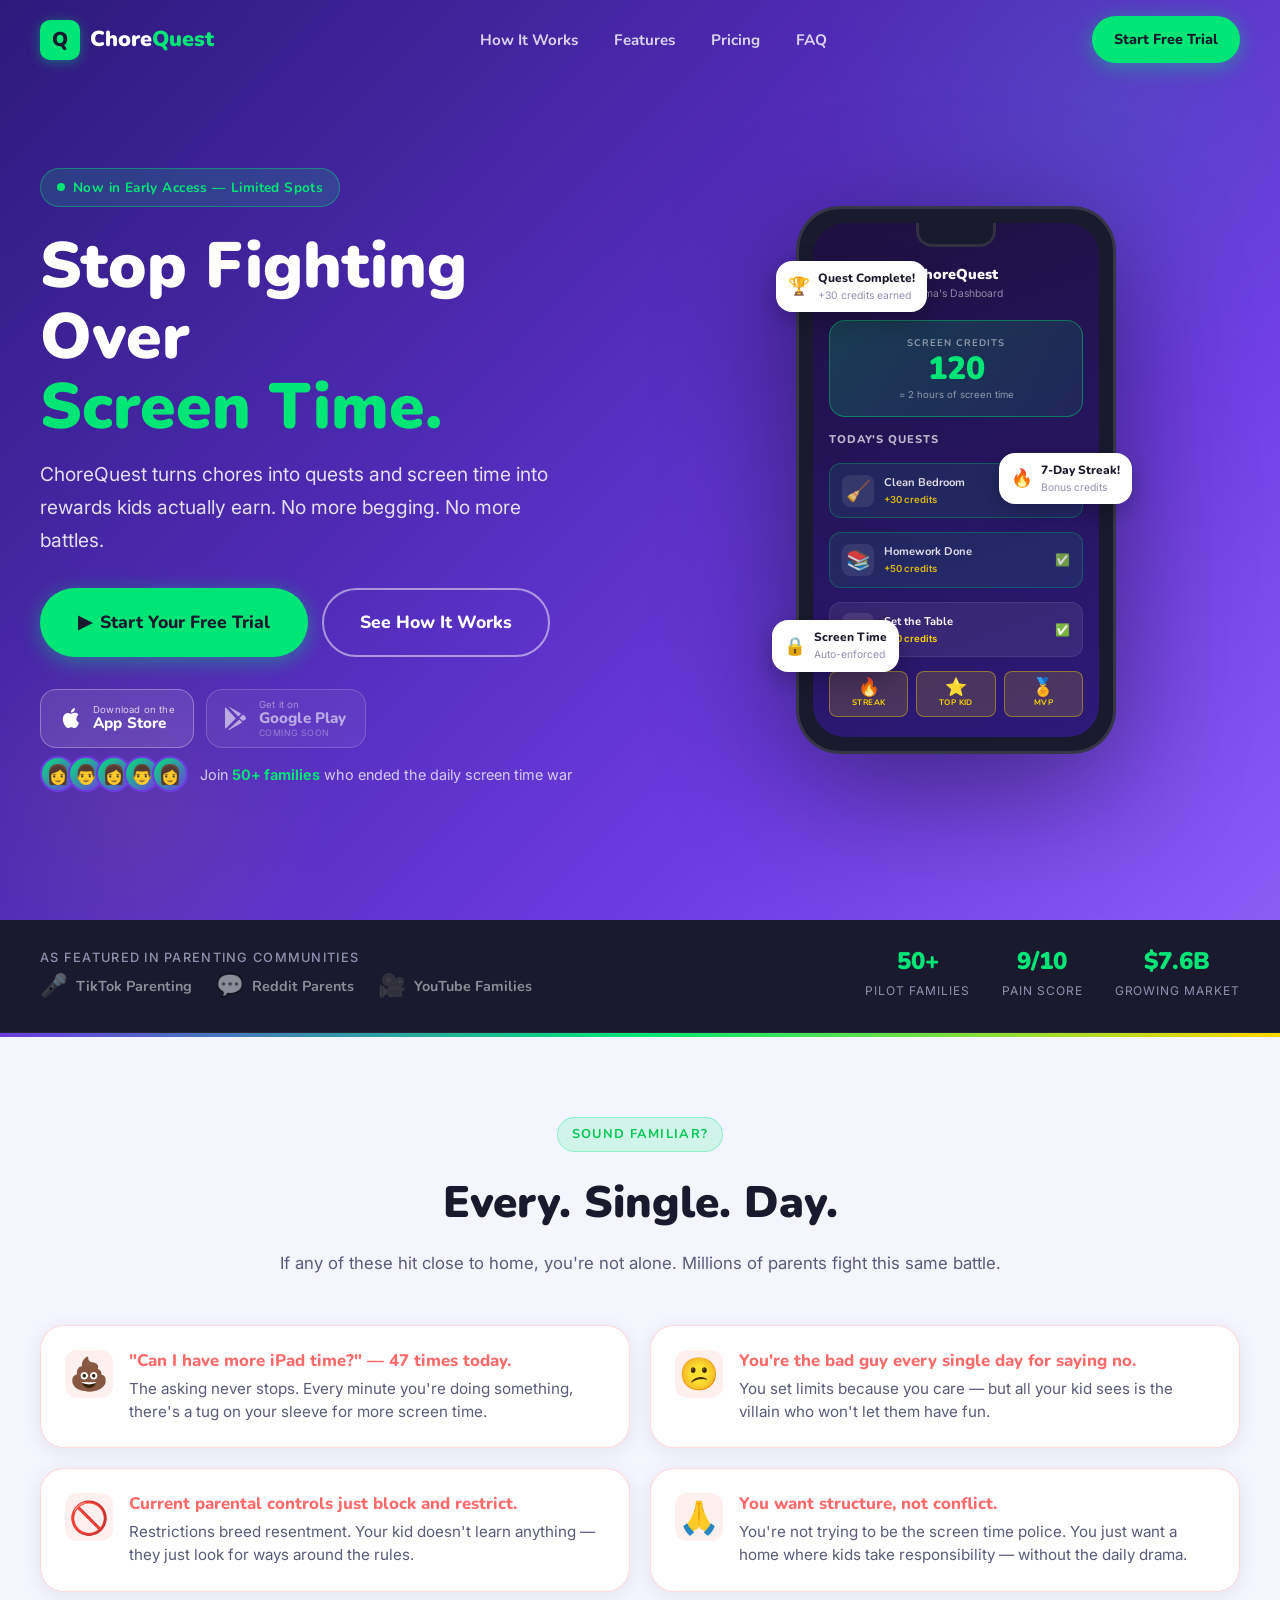
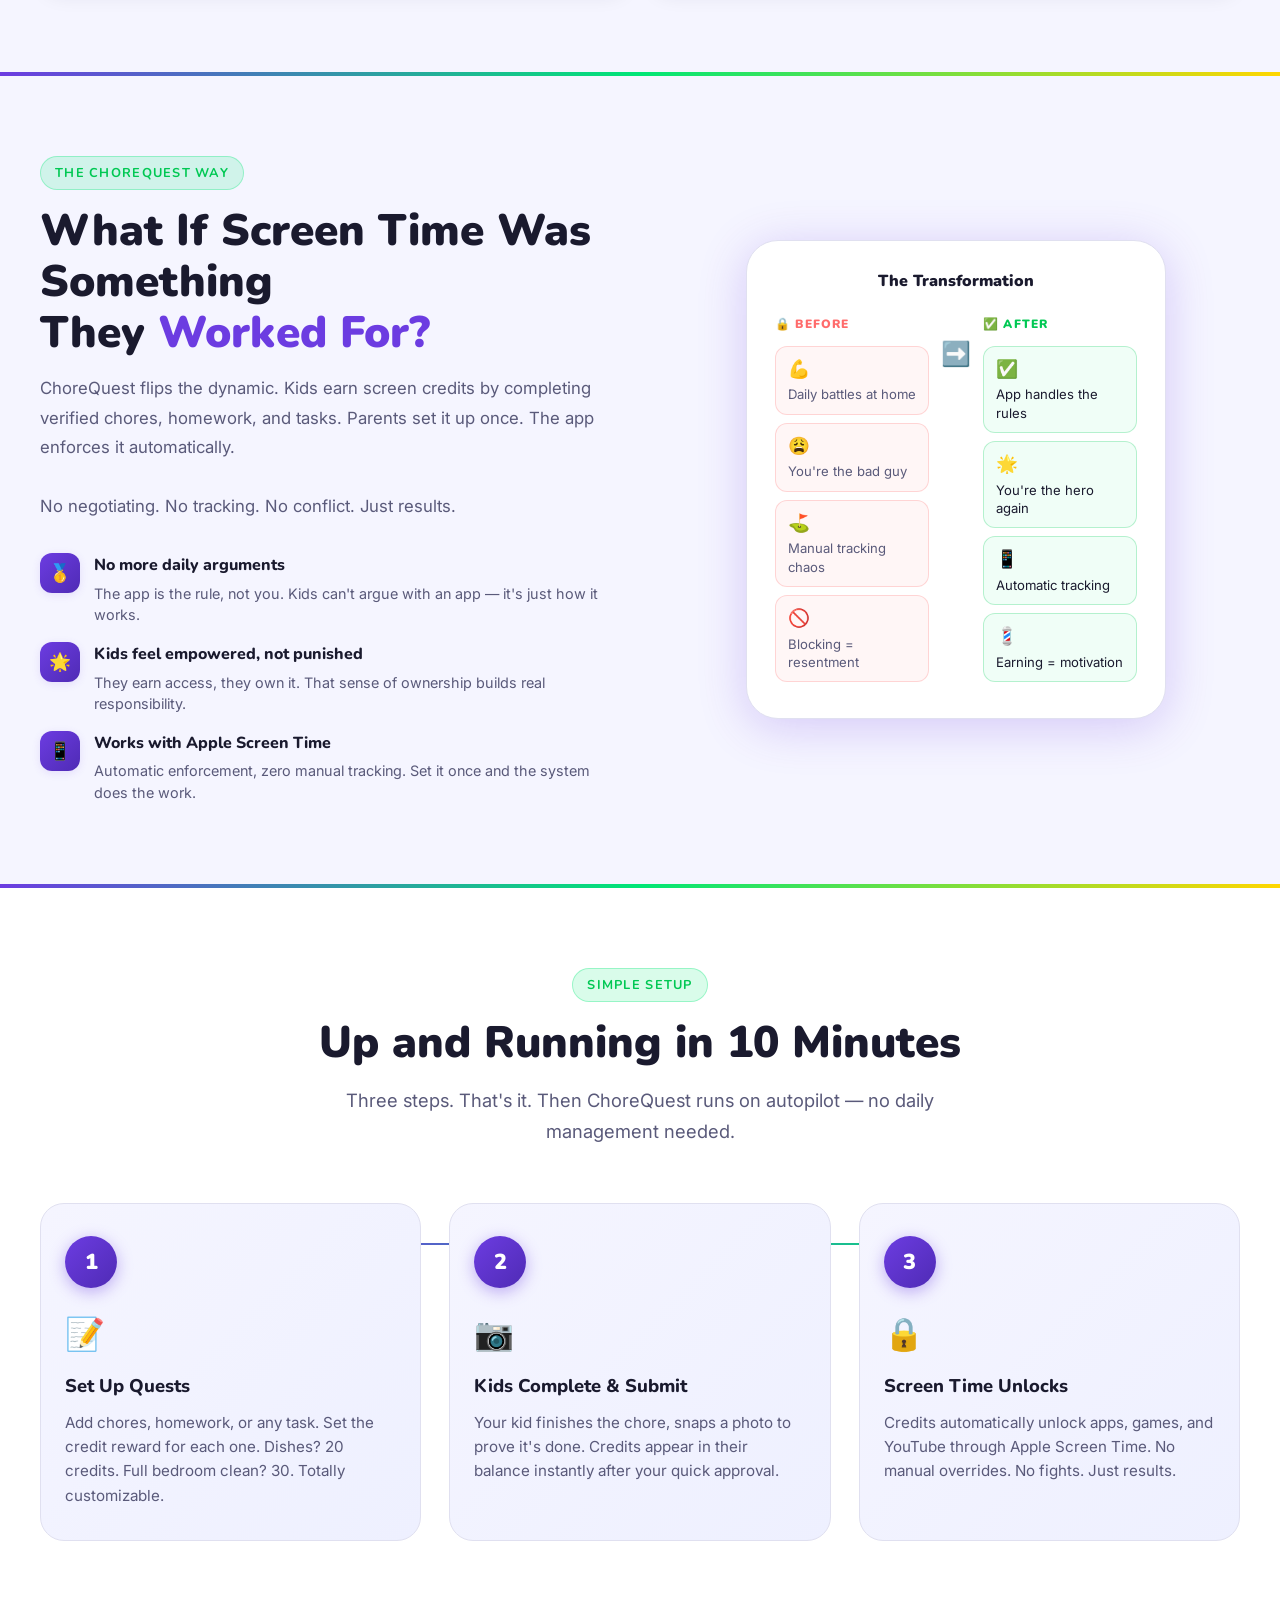
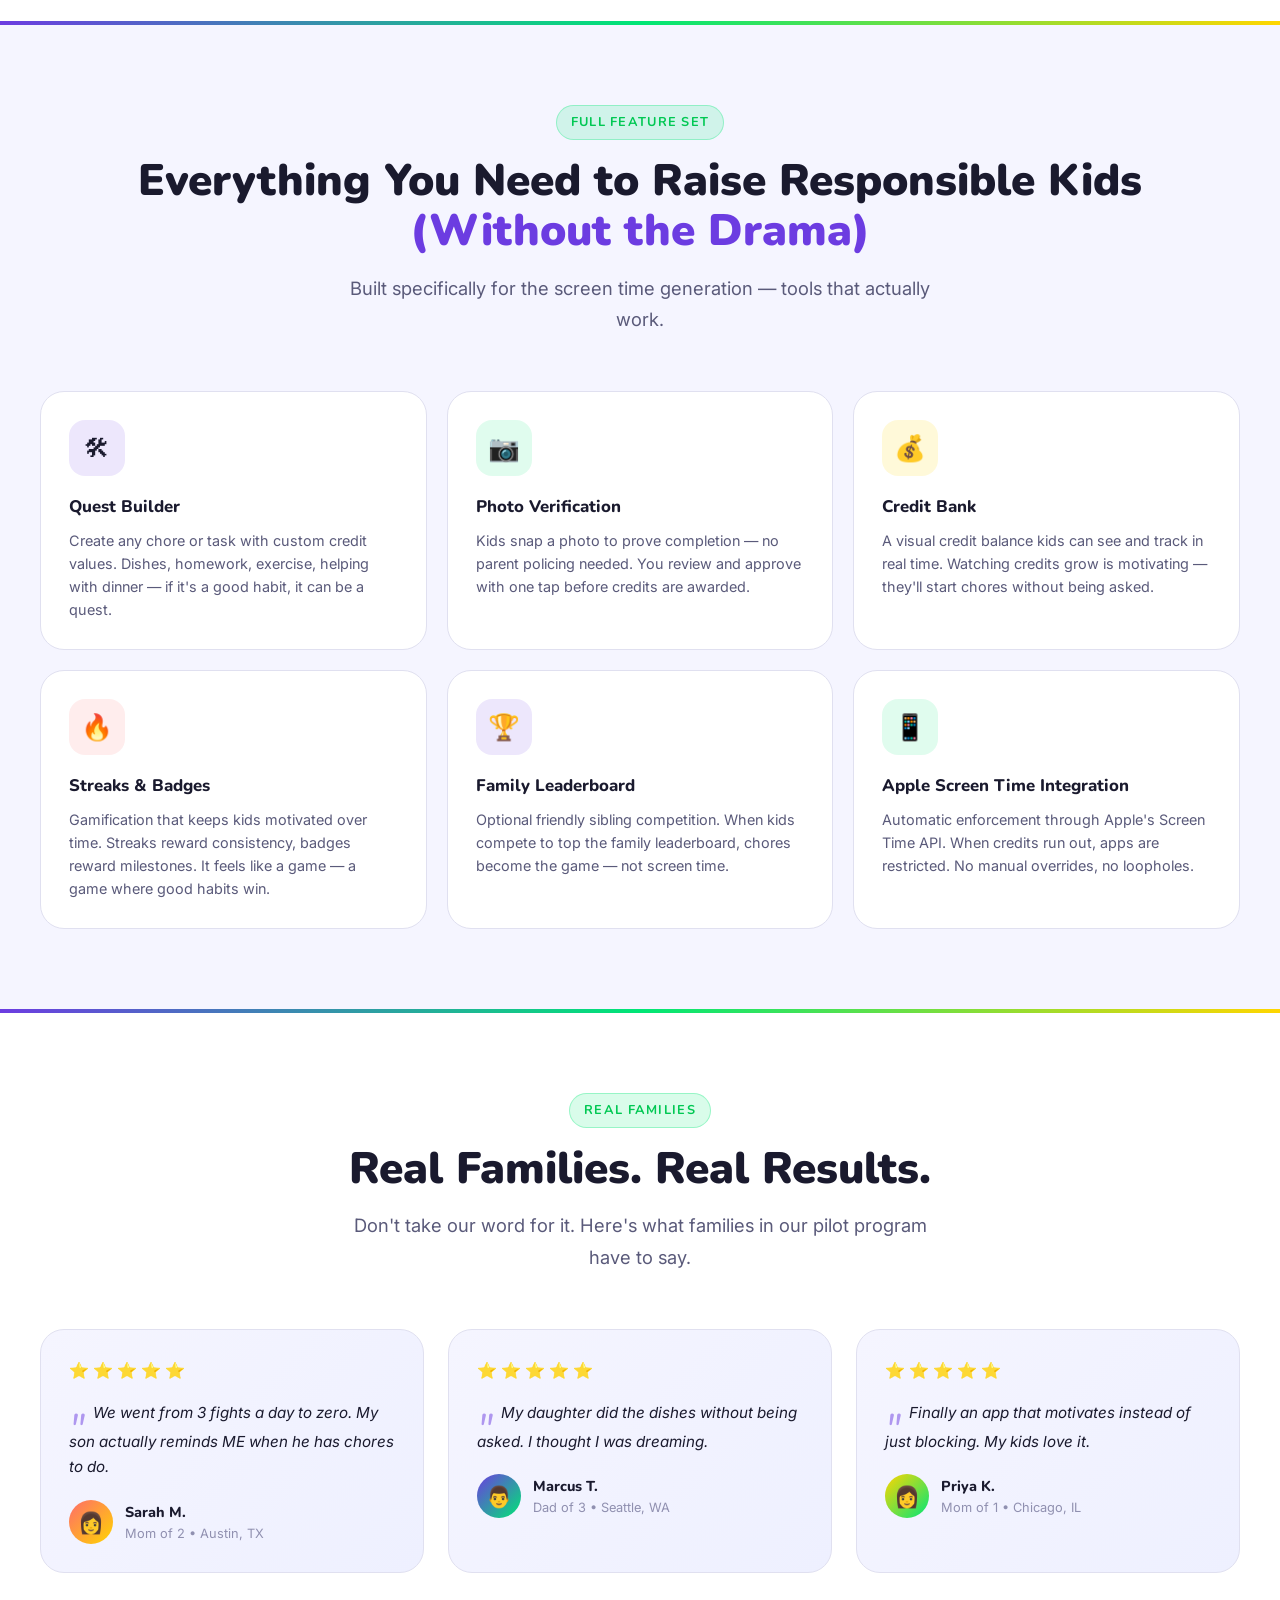
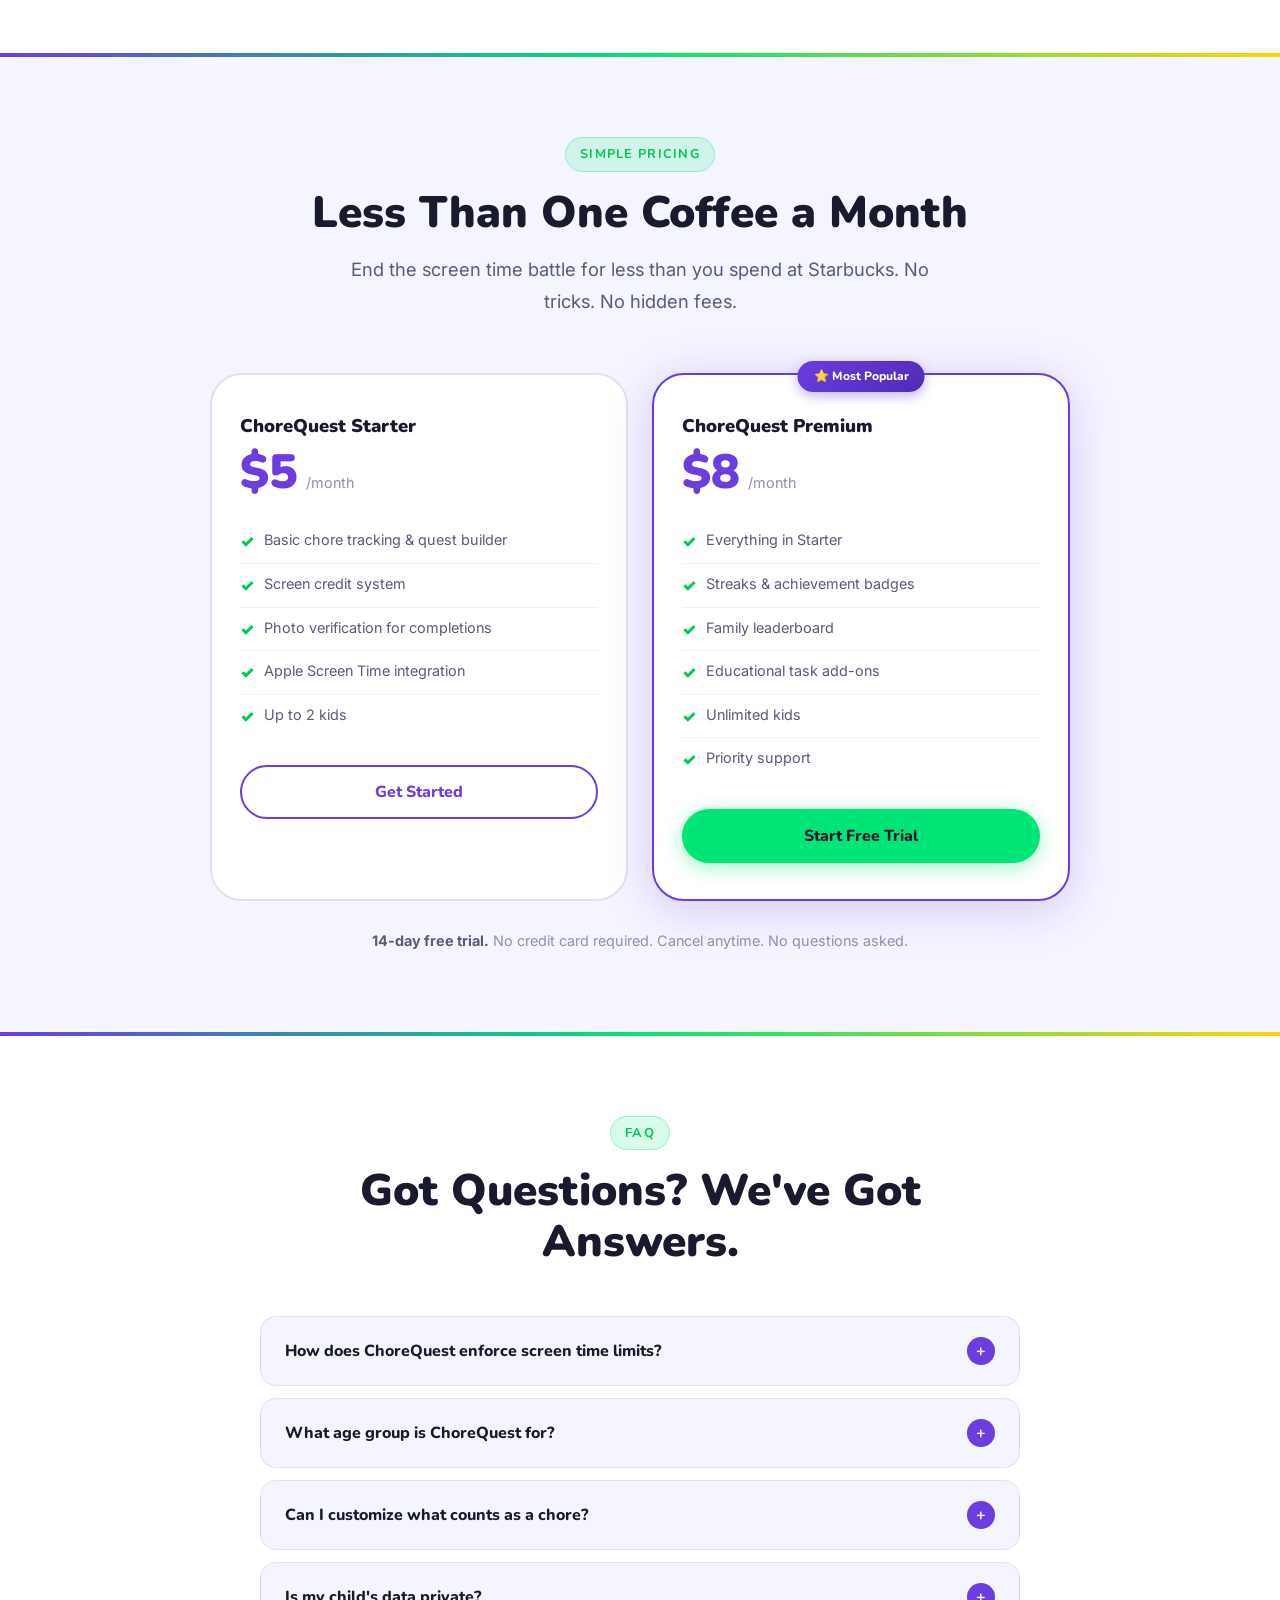
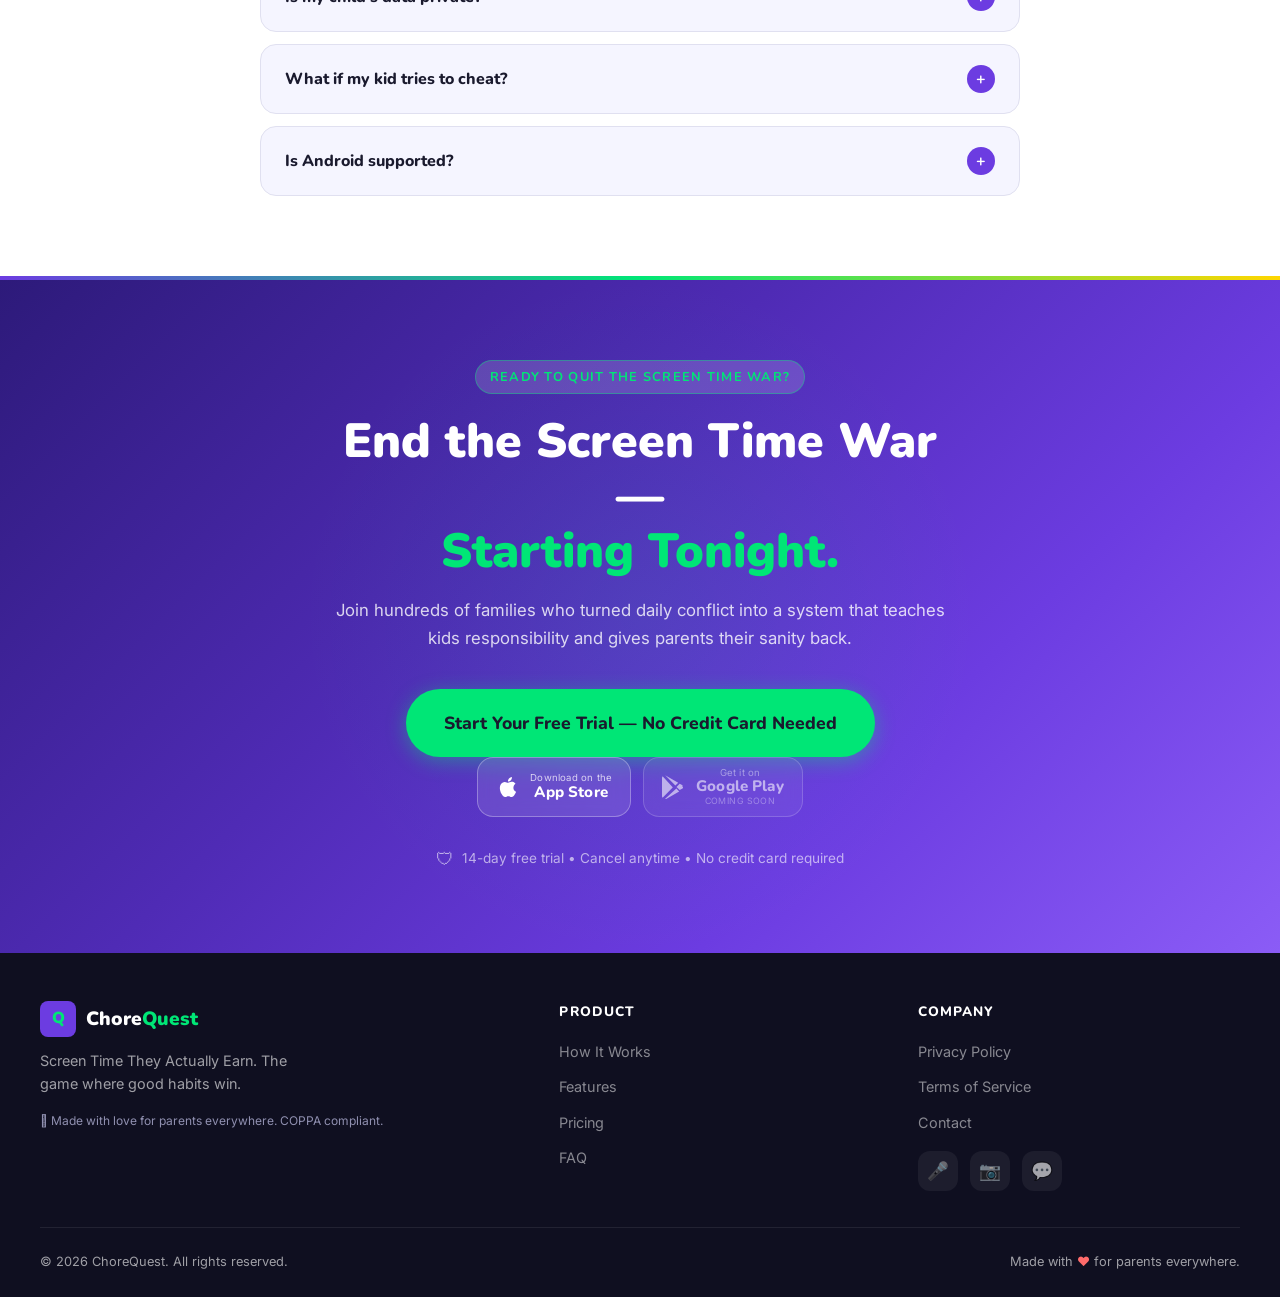
<file: index.html>
<!DOCTYPE html>
<html lang="en">
<head>
  <meta charset="UTF-8" />
  <meta name="viewport" content="width=device-width, initial-scale=1.0" />
  <meta name="description" content="ChoreQuest turns chores into quests and screen time into rewards kids actually earn. No more begging. No more battles. Start your free 14-day trial." />
  <meta name="theme-color" content="#6C3CE1" />

  <!-- Open Graph -->
  <meta property="og:title" content="ChoreQuest — Screen Time They Actually Earn" />
  <meta property="og:description" content="Turn chores into quests. Screen time into rewards. Join 50+ families who ended the daily screen time war." />
  <meta property="og:type" content="website" />
  <meta property="og:image" content="https://chorequest.app/og-image.png" />

  <title>ChoreQuest — Screen Time They Actually Earn</title>

  <!-- Google Fonts -->
  <link rel="preconnect" href="https://fonts.googleapis.com" />
  <link rel="preconnect" href="https://fonts.gstatic.com" crossorigin />
  <link href="https://fonts.googleapis.com/css2?family=Nunito:wght@400;600;700;800;900&family=Inter:wght@400;500;600&display=swap" rel="stylesheet" />

  <link rel="stylesheet" href="styles.css" />

  <!-- HubSpot Forms -->
  <script src="https://js-na2.hsforms.net/forms/embed/245723868.js" defer></script>
</head>
<body>

  <!-- ======================================
       NAVIGATION
       ====================================== -->
  <nav class="nav" id="nav" aria-label="Main navigation">
    <div class="nav__inner">
      <a href="#hero" class="nav__logo" aria-label="ChoreQuest home">
        <div class="nav__logo-icon" aria-hidden="true">Q</div>
        <span class="nav__logo-text">Chore<span>Quest</span></span>
      </a>

      <ul class="nav__links" role="list">
        <li><a href="#how-it-works" class="nav__link">How It Works</a></li>
        <li><a href="#features" class="nav__link">Features</a></li>
        <li><a href="#pricing" class="nav__link">Pricing</a></li>
        <li><a href="#faq" class="nav__link">FAQ</a></li>
      </ul>

      <a href="#pricing" class="btn btn--primary btn--sm nav__cta">Start Free Trial</a>
    </div>
  </nav>


  <!-- ======================================
       HERO
       ====================================== -->
  <section class="hero" id="hero" aria-labelledby="hero-headline">
    <div class="hero__inner">

      <div class="hero__content">
        <div class="hero__badge" role="status">
          <span class="hero__badge-dot" aria-hidden="true"></span>
          Now in Early Access — Limited Spots
        </div>

        <h1 class="hero__headline" id="hero-headline">
          Stop Fighting Over<br />
          <span class="accent">Screen Time.</span>
        </h1>

        <p class="hero__sub-headline">
          ChoreQuest turns chores into quests and screen time into rewards kids actually earn.
          No more begging. No more battles.
        </p>

        <div class="hero__actions">
          <a href="#pricing" class="btn btn--primary btn--lg">
            <span>&#9654;</span> Start Your Free Trial
          </a>
          <a href="#how-it-works" class="btn btn--secondary btn--lg">See How It Works</a>
        </div>

        <div class="store-badges" aria-label="Download the app">
          <a href="#" class="store-badge" aria-label="Download on the App Store">
            <svg class="store-badge__logo" viewBox="0 0 24 24" aria-hidden="true" fill="currentColor">
              <path d="M18.71 19.5c-.83 1.24-1.71 2.45-3.05 2.47-1.34.03-1.77-.79-3.29-.79-1.53 0-2 .77-3.27.82-1.31.05-2.3-1.32-3.14-2.53C4.25 17 2.94 12.45 4.7 9.39c.87-1.52 2.43-2.48 4.12-2.51 1.28-.02 2.5.87 3.29.87.78 0 2.26-1.07 3.8-.91.65.03 2.47.26 3.64 1.98-.09.06-2.17 1.28-2.15 3.81.03 3.02 2.65 4.03 2.68 4.04-.03.07-.42 1.44-1.38 2.83M13 3.5c.73-.83 1.94-1.46 2.94-1.5.13 1.17-.34 2.35-1.04 3.19-.69.85-1.83 1.51-2.95 1.42-.15-1.15.41-2.35 1.05-3.11z"/>
            </svg>
            <div class="store-badge__text">
              <span class="store-badge__sub">Download on the</span>
              <span class="store-badge__title">App Store</span>
            </div>
          </a>

          <a href="#" class="store-badge store-badge--coming-soon" aria-label="Get it on Google Play — Coming Soon">
            <svg class="store-badge__logo" viewBox="0 0 24 24" aria-hidden="true" fill="currentColor">
              <path d="M3.18 23.76c.3.17.64.22.99.16l13.02-7.52-2.83-2.83-11.18 10.19zM.5 1.4C.19 1.74 0 2.28 0 2.98v18.04c0 .7.19 1.24.51 1.58l.08.08 10.1-10.1v-.24L.58 1.32.5 1.4zM20.49 10.37l-2.79-1.61-3.17 3.17 3.17 3.17 2.81-1.62c.8-.46.8-1.22-.02-1.68v-.03zM3.18.24l13.02 7.52-2.83 2.83L3.18.32c.03-.03 0-.06 0-.08z"/>
            </svg>
            <div class="store-badge__text">
              <span class="store-badge__sub">Get it on</span>
              <span class="store-badge__title">Google Play</span>
              <span class="store-badge__coming">Coming Soon</span>
            </div>
          </a>
        </div>

        <div class="hero__social-proof" aria-label="Social proof">
          <div class="hero__avatars" aria-hidden="true">
            <div class="hero__avatar"><span class="hero__avatar-emoji">&#128105;</span></div>
            <div class="hero__avatar"><span class="hero__avatar-emoji">&#128104;</span></div>
            <div class="hero__avatar"><span class="hero__avatar-emoji">&#128105;</span></div>
            <div class="hero__avatar"><span class="hero__avatar-emoji">&#128104;</span></div>
            <div class="hero__avatar"><span class="hero__avatar-emoji">&#128105;</span></div>
          </div>
          <p class="hero__proof-text">
            Join <strong>50+ families</strong> who ended the daily screen time war
          </p>
        </div>
      </div>

      <!-- Phone Mockup -->
      <div class="hero__visual" aria-hidden="true">
        <div class="phone-mockup">

          <!-- Floating badges -->
          <div class="phone-float phone-float--1">
            <span class="phone-float__icon">&#127942;</span>
            <div>
              <div class="phone-float__text">Quest Complete!</div>
              <div class="phone-float__sub">+30 credits earned</div>
            </div>
          </div>

          <div class="phone-float phone-float--2">
            <span class="phone-float__icon">&#128293;</span>
            <div>
              <div class="phone-float__text">7-Day Streak!</div>
              <div class="phone-float__sub">Bonus credits</div>
            </div>
          </div>

          <div class="phone-float phone-float--3">
            <span class="phone-float__icon">&#128274;</span>
            <div>
              <div class="phone-float__text">Screen Time</div>
              <div class="phone-float__sub">Auto-enforced</div>
            </div>
          </div>

          <div class="phone-mockup__shell">
            <div class="phone-mockup__screen">

              <div class="app-header">
                <div class="app-title">ChoreQuest</div>
                <div class="app-subtitle">Emma's Dashboard</div>
              </div>

              <div class="app-credits-display">
                <div class="credits-label">Screen Credits</div>
                <div class="credits-value">120</div>
                <div class="credits-sub">= 2 hours of screen time</div>
              </div>

              <div class="app-quests-title">Today's Quests</div>

              <div class="quest-item quest-item--done">
                <div class="quest-icon">&#129529;</div>
                <div class="quest-info">
                  <div class="quest-name">Clean Bedroom</div>
                  <div class="quest-credits">+30 credits</div>
                </div>
                <div class="quest-status">&#9989;</div>
              </div>

              <div class="quest-item quest-item--done">
                <div class="quest-icon">&#128218;</div>
                <div class="quest-info">
                  <div class="quest-name">Homework Done</div>
                  <div class="quest-credits">+50 credits</div>
                </div>
                <div class="quest-status">&#9989;</div>
              </div>

              <div class="quest-item">
                <div class="quest-icon">&#127869;</div>
                <div class="quest-info">
                  <div class="quest-name">Set the Table</div>
                  <div class="quest-credits">+20 credits</div>
                </div>
                <div class="quest-status">&#9989;&#65039;</div>
              </div>

              <div class="app-badges">
                <div class="app-badge">
                  <span class="badge-icon">&#128293;</span>
                  <span class="badge-label">Streak</span>
                </div>
                <div class="app-badge">
                  <span class="badge-icon">&#11088;</span>
                  <span class="badge-label">Top Kid</span>
                </div>
                <div class="app-badge">
                  <span class="badge-icon">&#127941;</span>
                  <span class="badge-label">MVP</span>
                </div>
              </div>

            </div>
          </div>
        </div>
      </div>

    </div>
  </section>


  <!-- ======================================
       TRUST STRIP
       ====================================== -->
  <section class="trust-strip" id="trust" aria-label="Featured in and statistics">
    <div class="trust-strip__inner">

      <div>
        <p class="trust-strip__label">As featured in parenting communities</p>
        <div class="trust-strip__logos" role="list">
          <div class="trust-logo" role="listitem">
            <span class="trust-logo__icon" aria-hidden="true">&#127908;</span>
            <span>TikTok Parenting</span>
          </div>
          <div class="trust-logo" role="listitem">
            <span class="trust-logo__icon" aria-hidden="true">&#128172;</span>
            <span>Reddit Parents</span>
          </div>
          <div class="trust-logo" role="listitem">
            <span class="trust-logo__icon" aria-hidden="true">&#127909;</span>
            <span>YouTube Families</span>
          </div>
        </div>
      </div>

      <div class="trust-strip__stats" role="list" aria-label="Key statistics">
        <div class="trust-stat" role="listitem">
          <span class="trust-stat__value">50+</span>
          <span class="trust-stat__label">Pilot Families</span>
        </div>
        <div class="trust-stat" role="listitem">
          <span class="trust-stat__value">9/10</span>
          <span class="trust-stat__label">Pain Score</span>
        </div>
        <div class="trust-stat" role="listitem">
          <span class="trust-stat__value">$7.6B</span>
          <span class="trust-stat__label">Growing Market</span>
        </div>
      </div>

    </div>
  </section>

  <hr class="divider" aria-hidden="true" />


  <!-- ======================================
       PAIN SECTION
       ====================================== -->
  <section class="pain section" id="pain" aria-labelledby="pain-title">
    <div class="pain__inner">

      <div class="pain__header">
        <div class="section-label">Sound Familiar?</div>
        <h2 class="pain__title" id="pain-title">Every. Single. Day.</h2>
        <p class="pain__subtitle" style="margin: 0 auto;">
          If any of these hit close to home, you're not alone. Millions of parents fight this same battle.
        </p>
      </div>

      <div class="pain__grid" role="list">

        <div class="pain-card reveal" role="listitem">
          <div class="pain-card__icon" aria-hidden="true">&#128169;</div>
          <div class="pain-card__content">
            <p class="pain-card__quote">"Can I have more iPad time?" — 47 times today.</p>
            <p class="pain-card__text">The asking never stops. Every minute you're doing something, there's a tug on your sleeve for more screen time.</p>
          </div>
        </div>

        <div class="pain-card reveal reveal--delay-1" role="listitem">
          <div class="pain-card__icon" aria-hidden="true">&#128533;</div>
          <div class="pain-card__content">
            <p class="pain-card__quote">You're the bad guy every single day for saying no.</p>
            <p class="pain-card__text">You set limits because you care — but all your kid sees is the villain who won't let them have fun.</p>
          </div>
        </div>

        <div class="pain-card reveal reveal--delay-2" role="listitem">
          <div class="pain-card__icon" aria-hidden="true">&#128683;</div>
          <div class="pain-card__content">
            <p class="pain-card__quote">Current parental controls just block and restrict.</p>
            <p class="pain-card__text">Restrictions breed resentment. Your kid doesn't learn anything — they just look for ways around the rules.</p>
          </div>
        </div>

        <div class="pain-card reveal reveal--delay-3" role="listitem">
          <div class="pain-card__icon" aria-hidden="true">&#128591;</div>
          <div class="pain-card__content">
            <p class="pain-card__quote">You want structure, not conflict.</p>
            <p class="pain-card__text">You're not trying to be the screen time police. You just want a home where kids take responsibility — without the daily drama.</p>
          </div>
        </div>

      </div>

    </div>
  </section>

  <hr class="divider" aria-hidden="true" />


  <!-- ======================================
       SOLUTION OVERVIEW
       ====================================== -->
  <section class="solution section" id="solution" aria-labelledby="solution-title">
    <div class="solution__inner">

      <div class="solution__text">
        <div class="section-label">The ChoreQuest Way</div>
        <h2 class="section-title" id="solution-title">
          What If Screen Time Was Something<br />
          They <span style="color: var(--color-primary);">Worked For?</span>
        </h2>
        <p class="solution__body">
          ChoreQuest flips the dynamic. Kids earn screen credits by completing verified chores, homework,
          and tasks. Parents set it up once. The app enforces it automatically.
          <br /><br />
          No negotiating. No tracking. No conflict. Just results.
        </p>

        <div class="solution__benefits" role="list">
          <div class="benefit reveal" role="listitem">
            <div class="benefit__icon" aria-hidden="true">&#129351;</div>
            <div class="benefit__text">
              <p class="benefit__title">No more daily arguments</p>
              <p class="benefit__desc">The app is the rule, not you. Kids can't argue with an app — it's just how it works.</p>
            </div>
          </div>

          <div class="benefit reveal reveal--delay-1" role="listitem">
            <div class="benefit__icon" aria-hidden="true">&#127775;</div>
            <div class="benefit__text">
              <p class="benefit__title">Kids feel empowered, not punished</p>
              <p class="benefit__desc">They earn access, they own it. That sense of ownership builds real responsibility.</p>
            </div>
          </div>

          <div class="benefit reveal reveal--delay-2" role="listitem">
            <div class="benefit__icon" aria-hidden="true">&#128241;</div>
            <div class="benefit__text">
              <p class="benefit__title">Works with Apple Screen Time</p>
              <p class="benefit__desc">Automatic enforcement, zero manual tracking. Set it once and the system does the work.</p>
            </div>
          </div>
        </div>
      </div>

      <!-- Before / After graphic -->
      <div class="solution__visual reveal">
        <div class="solution-graphic">
          <h3 style="font-family: var(--font-heading); font-weight: 900; font-size: 1rem; color: var(--color-dark); text-align: center; margin-bottom: 20px;">The Transformation</h3>
          <div class="solution-graphic__before-after">

            <div>
              <div class="before-after__label before-after__label--before">&#128274; Before</div>
              <div class="ba-item ba-item--before">
                <span class="ba-item__emoji">&#128170;</span>
                Daily battles at home
              </div>
              <div class="ba-item ba-item--before">
                <span class="ba-item__emoji">&#128553;</span>
                You're the bad guy
              </div>
              <div class="ba-item ba-item--before">
                <span class="ba-item__emoji">&#9971;</span>
                Manual tracking chaos
              </div>
              <div class="ba-item ba-item--before">
                <span class="ba-item__emoji">&#128683;</span>
                Blocking = resentment
              </div>
            </div>

            <div class="before-after__arrow" aria-hidden="true">&#10145;&#65039;</div>

            <div>
              <div class="before-after__label before-after__label--after">&#9989; After</div>
              <div class="ba-item ba-item--after">
                <span class="ba-item__emoji">&#9989;</span>
                App handles the rules
              </div>
              <div class="ba-item ba-item--after">
                <span class="ba-item__emoji">&#127775;</span>
                You're the hero again
              </div>
              <div class="ba-item ba-item--after">
                <span class="ba-item__emoji">&#128241;</span>
                Automatic tracking
              </div>
              <div class="ba-item ba-item--after">
                <span class="ba-item__emoji">&#128136;</span>
                Earning = motivation
              </div>
            </div>

          </div>
        </div>
      </div>

    </div>
  </section>

  <hr class="divider" aria-hidden="true" />


  <!-- ======================================
       HOW IT WORKS
       ====================================== -->
  <section class="how-it-works" id="how-it-works" aria-labelledby="how-title">
    <div class="how-it-works__inner">

      <div class="how-it-works__header">
        <div class="section-label">Simple Setup</div>
        <h2 class="section-title" id="how-title">Up and Running in 10 Minutes</h2>
        <p class="section-subtitle" style="margin: 0 auto;">
          Three steps. That's it. Then ChoreQuest runs on autopilot — no daily management needed.
        </p>
      </div>

      <ol class="steps" aria-label="How ChoreQuest works">

        <li class="step-card reveal">
          <div class="step-card__number" aria-label="Step 1">1</div>
          <div class="step-card__icon" aria-hidden="true">&#128221;</div>
          <h3 class="step-card__title">Set Up Quests</h3>
          <p class="step-card__desc">
            Add chores, homework, or any task. Set the credit reward for each one.
            Dishes? 20 credits. Full bedroom clean? 30. Totally customizable.
          </p>
        </li>

        <li class="step-card reveal reveal--delay-1">
          <div class="step-card__number" aria-label="Step 2">2</div>
          <div class="step-card__icon" aria-hidden="true">&#128247;</div>
          <h3 class="step-card__title">Kids Complete &amp; Submit</h3>
          <p class="step-card__desc">
            Your kid finishes the chore, snaps a photo to prove it's done.
            Credits appear in their balance instantly after your quick approval.
          </p>
        </li>

        <li class="step-card reveal reveal--delay-2">
          <div class="step-card__number" aria-label="Step 3">3</div>
          <div class="step-card__icon" aria-hidden="true">&#128274;</div>
          <h3 class="step-card__title">Screen Time Unlocks</h3>
          <p class="step-card__desc">
            Credits automatically unlock apps, games, and YouTube through Apple Screen Time.
            No manual overrides. No fights. Just results.
          </p>
        </li>

      </ol>

    </div>
  </section>

  <hr class="divider" aria-hidden="true" />


  <!-- ======================================
       FEATURES
       ====================================== -->
  <section class="features section--light" id="features" aria-labelledby="features-title">
    <div class="features__inner">

      <div class="features__header">
        <div class="section-label">Full Feature Set</div>
        <h2 class="section-title" id="features-title">
          Everything You Need to Raise Responsible Kids<br />
          <span style="color: var(--color-primary);">(Without the Drama)</span>
        </h2>
        <p class="section-subtitle" style="margin: 0 auto;">
          Built specifically for the screen time generation — tools that actually work.
        </p>
      </div>

      <div class="features__grid" role="list">

        <div class="feature-card feature-card--purple reveal" role="listitem">
          <div class="feature-card__icon-wrap" aria-hidden="true">&#128736;</div>
          <h3 class="feature-card__title">Quest Builder</h3>
          <p class="feature-card__desc">
            Create any chore or task with custom credit values. Dishes, homework, exercise, helping with dinner — if it's a good habit, it can be a quest.
          </p>
        </div>

        <div class="feature-card feature-card--green reveal reveal--delay-1" role="listitem">
          <div class="feature-card__icon-wrap" aria-hidden="true">&#128247;</div>
          <h3 class="feature-card__title">Photo Verification</h3>
          <p class="feature-card__desc">
            Kids snap a photo to prove completion — no parent policing needed. You review and approve with one tap before credits are awarded.
          </p>
        </div>

        <div class="feature-card feature-card--yellow reveal reveal--delay-2" role="listitem">
          <div class="feature-card__icon-wrap" aria-hidden="true">&#128176;</div>
          <h3 class="feature-card__title">Credit Bank</h3>
          <p class="feature-card__desc">
            A visual credit balance kids can see and track in real time. Watching credits grow is motivating — they'll start chores without being asked.
          </p>
        </div>

        <div class="feature-card feature-card--coral reveal" role="listitem">
          <div class="feature-card__icon-wrap" aria-hidden="true">&#128293;</div>
          <h3 class="feature-card__title">Streaks &amp; Badges</h3>
          <p class="feature-card__desc">
            Gamification that keeps kids motivated over time. Streaks reward consistency, badges reward milestones. It feels like a game — a game where good habits win.
          </p>
        </div>

        <div class="feature-card feature-card--purple reveal reveal--delay-1" role="listitem">
          <div class="feature-card__icon-wrap" aria-hidden="true">&#127942;</div>
          <h3 class="feature-card__title">Family Leaderboard</h3>
          <p class="feature-card__desc">
            Optional friendly sibling competition. When kids compete to top the family leaderboard, chores become the game — not screen time.
          </p>
        </div>

        <div class="feature-card feature-card--green reveal reveal--delay-2" role="listitem">
          <div class="feature-card__icon-wrap" aria-hidden="true">&#128241;</div>
          <h3 class="feature-card__title">Apple Screen Time Integration</h3>
          <p class="feature-card__desc">
            Automatic enforcement through Apple's Screen Time API. When credits run out, apps are restricted. No manual overrides, no loopholes.
          </p>
        </div>

      </div>

    </div>
  </section>

  <hr class="divider" aria-hidden="true" />


  <!-- ======================================
       SOCIAL PROOF / TESTIMONIALS
       ====================================== -->
  <section class="testimonials" id="testimonials" aria-labelledby="testimonials-title">
    <div class="testimonials__inner">

      <div class="testimonials__header">
        <div class="section-label">Real Families</div>
        <h2 class="section-title" id="testimonials-title">Real Families. Real Results.</h2>
        <p class="section-subtitle" style="margin: 0 auto;">
          Don't take our word for it. Here's what families in our pilot program have to say.
        </p>
      </div>

      <div class="testimonials__grid" role="list">

        <article class="testimonial-card reveal" role="listitem" aria-label="Testimonial from Sarah M.">
          <div class="testimonial-card__stars" aria-label="5 out of 5 stars">
            <span class="testimonial-card__star" aria-hidden="true">&#11088;</span>
            <span class="testimonial-card__star" aria-hidden="true">&#11088;</span>
            <span class="testimonial-card__star" aria-hidden="true">&#11088;</span>
            <span class="testimonial-card__star" aria-hidden="true">&#11088;</span>
            <span class="testimonial-card__star" aria-hidden="true">&#11088;</span>
          </div>
          <blockquote class="testimonial-card__quote">
            We went from 3 fights a day to zero. My son actually reminds ME when he has chores to do.
          </blockquote>
          <div class="testimonial-card__author">
            <div class="testimonial-card__avatar testimonial-card__avatar--1" aria-hidden="true">&#128105;</div>
            <div>
              <div class="testimonial-card__name">Sarah M.</div>
              <div class="testimonial-card__meta">Mom of 2 &bull; Austin, TX</div>
            </div>
          </div>
        </article>

        <article class="testimonial-card reveal reveal--delay-1" role="listitem" aria-label="Testimonial from Marcus T.">
          <div class="testimonial-card__stars" aria-label="5 out of 5 stars">
            <span class="testimonial-card__star" aria-hidden="true">&#11088;</span>
            <span class="testimonial-card__star" aria-hidden="true">&#11088;</span>
            <span class="testimonial-card__star" aria-hidden="true">&#11088;</span>
            <span class="testimonial-card__star" aria-hidden="true">&#11088;</span>
            <span class="testimonial-card__star" aria-hidden="true">&#11088;</span>
          </div>
          <blockquote class="testimonial-card__quote">
            My daughter did the dishes without being asked. I thought I was dreaming.
          </blockquote>
          <div class="testimonial-card__author">
            <div class="testimonial-card__avatar testimonial-card__avatar--2" aria-hidden="true">&#128104;</div>
            <div>
              <div class="testimonial-card__name">Marcus T.</div>
              <div class="testimonial-card__meta">Dad of 3 &bull; Seattle, WA</div>
            </div>
          </div>
        </article>

        <article class="testimonial-card reveal reveal--delay-2" role="listitem" aria-label="Testimonial from Priya K.">
          <div class="testimonial-card__stars" aria-label="5 out of 5 stars">
            <span class="testimonial-card__star" aria-hidden="true">&#11088;</span>
            <span class="testimonial-card__star" aria-hidden="true">&#11088;</span>
            <span class="testimonial-card__star" aria-hidden="true">&#11088;</span>
            <span class="testimonial-card__star" aria-hidden="true">&#11088;</span>
            <span class="testimonial-card__star" aria-hidden="true">&#11088;</span>
          </div>
          <blockquote class="testimonial-card__quote">
            Finally an app that motivates instead of just blocking. My kids love it.
          </blockquote>
          <div class="testimonial-card__author">
            <div class="testimonial-card__avatar testimonial-card__avatar--3" aria-hidden="true">&#128105;</div>
            <div>
              <div class="testimonial-card__name">Priya K.</div>
              <div class="testimonial-card__meta">Mom of 1 &bull; Chicago, IL</div>
            </div>
          </div>
        </article>

      </div>

    </div>
  </section>

  <hr class="divider" aria-hidden="true" />


  <!-- ======================================
       PRICING
       ====================================== -->
  <section class="pricing" id="pricing" aria-labelledby="pricing-title">
    <div class="pricing__inner">

      <div class="pricing__header">
        <div class="section-label">Simple Pricing</div>
        <h2 class="section-title" id="pricing-title">Less Than One Coffee a Month</h2>
        <p class="section-subtitle" style="margin: 0 auto;">
          End the screen time battle for less than you spend at Starbucks. No tricks. No hidden fees.
        </p>
      </div>

      <div class="pricing__grid" role="list">

        <!-- Starter -->
        <div class="pricing-card reveal" role="listitem" aria-label="ChoreQuest Starter plan">
          <div class="pricing-card__tier">ChoreQuest Starter</div>
          <div class="pricing-card__price">
            <span class="pricing-card__amount">$5</span>
            <span class="pricing-card__period">/month</span>
          </div>

          <ul class="pricing-card__features" aria-label="Starter plan features">
            <li class="pricing-feature">
              <span class="pricing-feature__check" aria-hidden="true">&#10003;</span>
              <span>Basic chore tracking &amp; quest builder</span>
            </li>
            <li class="pricing-feature">
              <span class="pricing-feature__check" aria-hidden="true">&#10003;</span>
              <span>Screen credit system</span>
            </li>
            <li class="pricing-feature">
              <span class="pricing-feature__check" aria-hidden="true">&#10003;</span>
              <span>Photo verification for completions</span>
            </li>
            <li class="pricing-feature">
              <span class="pricing-feature__check" aria-hidden="true">&#10003;</span>
              <span>Apple Screen Time integration</span>
            </li>
            <li class="pricing-feature">
              <span class="pricing-feature__check" aria-hidden="true">&#10003;</span>
              <span>Up to 2 kids</span>
            </li>
          </ul>

          <button onclick="document.getElementById('hs-modal').style.display='flex'" class="btn btn--outline-dark" style="width: 100%; cursor: pointer;" aria-label="Get started with Starter plan">Get Started</button>
        </div>

        <!-- Premium -->
        <div class="pricing-card pricing-card--featured reveal reveal--delay-1" role="listitem" aria-label="ChoreQuest Premium plan, most popular">
          <div class="pricing-card__badge" aria-label="Most popular plan">&#11088; Most Popular</div>

          <div class="pricing-card__tier">ChoreQuest Premium</div>
          <div class="pricing-card__price">
            <span class="pricing-card__amount">$8</span>
            <span class="pricing-card__period">/month</span>
          </div>

          <ul class="pricing-card__features" aria-label="Premium plan features">
            <li class="pricing-feature">
              <span class="pricing-feature__check" aria-hidden="true">&#10003;</span>
              <span>Everything in Starter</span>
            </li>
            <li class="pricing-feature">
              <span class="pricing-feature__check" aria-hidden="true">&#10003;</span>
              <span>Streaks &amp; achievement badges</span>
            </li>
            <li class="pricing-feature">
              <span class="pricing-feature__check" aria-hidden="true">&#10003;</span>
              <span>Family leaderboard</span>
            </li>
            <li class="pricing-feature">
              <span class="pricing-feature__check" aria-hidden="true">&#10003;</span>
              <span>Educational task add-ons</span>
            </li>
            <li class="pricing-feature">
              <span class="pricing-feature__check" aria-hidden="true">&#10003;</span>
              <span>Unlimited kids</span>
            </li>
            <li class="pricing-feature">
              <span class="pricing-feature__check" aria-hidden="true">&#10003;</span>
              <span>Priority support</span>
            </li>
          </ul>

          <button onclick="document.getElementById('hs-modal').style.display='flex'" class="btn btn--primary" style="width: 100%; cursor: pointer;" aria-label="Start free trial of Premium plan">Start Free Trial</button>
        </div>

      </div>

      <p class="pricing__footer">
        <strong>14-day free trial.</strong> No credit card required. Cancel anytime. No questions asked.
      </p>

    </div>
  </section>

  <hr class="divider" aria-hidden="true" />


  <!-- ======================================
       FAQ
       ====================================== -->
  <section class="faq" id="faq" aria-labelledby="faq-title">
    <div class="faq__inner">

      <div class="faq__header">
        <div class="section-label">FAQ</div>
        <h2 class="section-title" id="faq-title">Got Questions? We've Got Answers.</h2>
      </div>

      <div class="faq__list" role="list">

        <div class="faq-item" role="listitem">
          <button
            class="faq-item__question"
            aria-expanded="false"
            aria-controls="faq-answer-1"
            id="faq-question-1"
          >
            How does ChoreQuest enforce screen time limits?
            <span class="faq-item__icon" aria-hidden="true">+</span>
          </button>
          <div
            class="faq-item__answer"
            id="faq-answer-1"
            role="region"
            aria-labelledby="faq-question-1"
          >
            <p class="faq-item__answer-inner">
              ChoreQuest integrates directly with Apple's Screen Time API. When a child's credits run out, apps are automatically restricted — no manual intervention needed. You set it up once and the system handles enforcement 24/7.
            </p>
          </div>
        </div>

        <div class="faq-item" role="listitem">
          <button
            class="faq-item__question"
            aria-expanded="false"
            aria-controls="faq-answer-2"
            id="faq-question-2"
          >
            What age group is ChoreQuest for?
            <span class="faq-item__icon" aria-hidden="true">+</span>
          </button>
          <div
            class="faq-item__answer"
            id="faq-answer-2"
            role="region"
            aria-labelledby="faq-question-2"
          >
            <p class="faq-item__answer-inner">
              ChoreQuest works best for kids aged 6–14. It's designed to grow with your child — simple enough for young kids to understand, engaging enough to keep older kids motivated through middle school.
            </p>
          </div>
        </div>

        <div class="faq-item" role="listitem">
          <button
            class="faq-item__question"
            aria-expanded="false"
            aria-controls="faq-answer-3"
            id="faq-question-3"
          >
            Can I customize what counts as a chore?
            <span class="faq-item__icon" aria-hidden="true">+</span>
          </button>
          <div
            class="faq-item__answer"
            id="faq-answer-3"
            role="region"
            aria-labelledby="faq-question-3"
          >
            <p class="faq-item__answer-inner">
              Absolutely. You can create any task with any credit value. Homework, cleaning, exercise, helping with dinner, reading for 20 minutes — anything goes. You're fully in control of what earns credits and how much each one is worth.
            </p>
          </div>
        </div>

        <div class="faq-item" role="listitem">
          <button
            class="faq-item__question"
            aria-expanded="false"
            aria-controls="faq-answer-4"
            id="faq-question-4"
          >
            Is my child's data private?
            <span class="faq-item__icon" aria-hidden="true">+</span>
          </button>
          <div
            class="faq-item__answer"
            id="faq-answer-4"
            role="region"
            aria-labelledby="faq-question-4"
          >
            <p class="faq-item__answer-inner">
              Absolutely. We comply with COPPA (Children's Online Privacy Protection Act) and never sell or share your family's data with third parties. Your family's information stays private — period.
            </p>
          </div>
        </div>

        <div class="faq-item" role="listitem">
          <button
            class="faq-item__question"
            aria-expanded="false"
            aria-controls="faq-answer-5"
            id="faq-question-5"
          >
            What if my kid tries to cheat?
            <span class="faq-item__icon" aria-hidden="true">+</span>
          </button>
          <div
            class="faq-item__answer"
            id="faq-answer-5"
            role="region"
            aria-labelledby="faq-question-5"
          >
            <p class="faq-item__answer-inner">
              Photo verification requires a real, current photo submitted for parent review. Parents approve completions before credits are awarded — you always have the final say. No photo, no credits.
            </p>
          </div>
        </div>

        <div class="faq-item" role="listitem">
          <button
            class="faq-item__question"
            aria-expanded="false"
            aria-controls="faq-answer-6"
            id="faq-question-6"
          >
            Is Android supported?
            <span class="faq-item__icon" aria-hidden="true">+</span>
          </button>
          <div
            class="faq-item__answer"
            id="faq-answer-6"
            role="region"
            aria-labelledby="faq-question-6"
          >
            <p class="faq-item__answer-inner">
              iOS now, Android coming soon. We're laser-focused on making the iOS experience exceptional before expanding. Join the waitlist and you'll be the first to know when Android launches.
            </p>
          </div>
        </div>

      </div>

    </div>
  </section>

  <hr class="divider" aria-hidden="true" />


  <!-- ======================================
       FINAL CTA
       ====================================== -->
  <section class="final-cta" id="final-cta" aria-labelledby="final-cta-title">
    <div class="final-cta__inner">
      <div class="section-label section-label--light" style="margin-bottom: 20px;">Ready to Quit the Screen Time War?</div>
      <h2 class="final-cta__title" id="final-cta-title">
        End the Screen Time War —<br />
        <span>Starting Tonight.</span>
      </h2>
      <p class="final-cta__sub">
        Join hundreds of families who turned daily conflict into a system that teaches kids responsibility and gives parents their sanity back.
      </p>

      <a href="#pricing" class="btn btn--primary btn--lg">
        Start Your Free Trial — No Credit Card Needed
      </a>

      <div class="store-badges store-badges--centered" aria-label="Download the app">
        <a href="#" class="store-badge" aria-label="Download on the App Store">
          <svg class="store-badge__logo" viewBox="0 0 24 24" aria-hidden="true" fill="currentColor">
            <path d="M18.71 19.5c-.83 1.24-1.71 2.45-3.05 2.47-1.34.03-1.77-.79-3.29-.79-1.53 0-2 .77-3.27.82-1.31.05-2.3-1.32-3.14-2.53C4.25 17 2.94 12.45 4.7 9.39c.87-1.52 2.43-2.48 4.12-2.51 1.28-.02 2.5.87 3.29.87.78 0 2.26-1.07 3.8-.91.65.03 2.47.26 3.64 1.98-.09.06-2.17 1.28-2.15 3.81.03 3.02 2.65 4.03 2.68 4.04-.03.07-.42 1.44-1.38 2.83M13 3.5c.73-.83 1.94-1.46 2.94-1.5.13 1.17-.34 2.35-1.04 3.19-.69.85-1.83 1.51-2.95 1.42-.15-1.15.41-2.35 1.05-3.11z"/>
          </svg>
          <div class="store-badge__text">
            <span class="store-badge__sub">Download on the</span>
            <span class="store-badge__title">App Store</span>
          </div>
        </a>

        <a href="#" class="store-badge store-badge--coming-soon" aria-label="Get it on Google Play — Coming Soon">
          <svg class="store-badge__logo" viewBox="0 0 24 24" aria-hidden="true" fill="currentColor">
            <path d="M3.18 23.76c.3.17.64.22.99.16l13.02-7.52-2.83-2.83-11.18 10.19zM.5 1.4C.19 1.74 0 2.28 0 2.98v18.04c0 .7.19 1.24.51 1.58l.08.08 10.1-10.1v-.24L.58 1.32.5 1.4zM20.49 10.37l-2.79-1.61-3.17 3.17 3.17 3.17 2.81-1.62c.8-.46.8-1.22-.02-1.68v-.03zM3.18.24l13.02 7.52-2.83 2.83L3.18.32c.03-.03 0-.06 0-.08z"/>
          </svg>
          <div class="store-badge__text">
            <span class="store-badge__sub">Get it on</span>
            <span class="store-badge__title">Google Play</span>
            <span class="store-badge__coming">Coming Soon</span>
          </div>
        </a>
      </div>

      <div class="final-cta__guarantee">
        <span class="final-cta__guarantee-icon" aria-hidden="true">&#128737;</span>
        <span>14-day free trial &bull; Cancel anytime &bull; No credit card required</span>
      </div>
    </div>
  </section>


  <!-- ======================================
       FOOTER
       ====================================== -->
  <footer class="footer" id="footer" aria-label="Site footer">
    <div class="footer__inner">

      <div class="footer__top">

        <div class="footer__brand">
          <a href="#hero" class="footer__logo" aria-label="ChoreQuest home">
            <div class="footer__logo-icon" aria-hidden="true">Q</div>
            <span class="footer__logo-text">Chore<span>Quest</span></span>
          </a>
          <p class="footer__tagline">
            Screen Time They Actually Earn. The game where good habits win.
          </p>
          <p class="footer__compliance">
            &#127409; Made with love for parents everywhere. COPPA compliant.
          </p>
        </div>

        <div>
          <h3 class="footer__nav-title">Product</h3>
          <nav aria-label="Product navigation">
            <ul class="footer__nav-links">
              <li><a href="#how-it-works" class="footer__nav-link">How It Works</a></li>
              <li><a href="#features" class="footer__nav-link">Features</a></li>
              <li><a href="#pricing" class="footer__nav-link">Pricing</a></li>
              <li><a href="#faq" class="footer__nav-link">FAQ</a></li>
            </ul>
          </nav>
        </div>

        <div>
          <h3 class="footer__nav-title">Company</h3>
          <nav aria-label="Company navigation">
            <ul class="footer__nav-links">
              <li><a href="#" class="footer__nav-link">Privacy Policy</a></li>
              <li><a href="#" class="footer__nav-link">Terms of Service</a></li>
              <li><a href="#" class="footer__nav-link">Contact</a></li>
            </ul>
          </nav>

          <div class="footer__socials" aria-label="Social media links">
            <a href="#" class="footer__social" aria-label="Follow us on TikTok">&#127908;</a>
            <a href="#" class="footer__social" aria-label="Follow us on Instagram">&#128247;</a>
            <a href="#" class="footer__social" aria-label="Join us on Reddit">&#128172;</a>
          </div>
        </div>

      </div>

      <div class="footer__bottom">
        <p class="footer__copy">&copy; 2026 ChoreQuest. All rights reserved.</p>
        <p class="footer__love">Made with <span>&#10084;&#65039;</span> for parents everywhere.</p>
      </div>

    </div>
  </footer>


  <!-- ======================================
       VANILLA JS — Minimal interactions only
       ====================================== -->
  <script>
    (function () {
      'use strict';

      // --- Nav scroll behavior ---
      var nav = document.getElementById('nav');
      function onScroll() {
        if (window.scrollY > 40) {
          nav.classList.add('nav--scrolled');
        } else {
          nav.classList.remove('nav--scrolled');
        }
      }
      window.addEventListener('scroll', onScroll, { passive: true });
      onScroll();


      // --- FAQ Accordion ---
      var faqItems = document.querySelectorAll('.faq-item');
      faqItems.forEach(function (item) {
        var btn = item.querySelector('.faq-item__question');
        if (!btn) return;

        btn.addEventListener('click', function () {
          var isOpen = item.classList.contains('is-open');

          // Close all
          faqItems.forEach(function (el) {
            el.classList.remove('is-open');
            var q = el.querySelector('.faq-item__question');
            if (q) q.setAttribute('aria-expanded', 'false');
          });

          // Toggle current
          if (!isOpen) {
            item.classList.add('is-open');
            btn.setAttribute('aria-expanded', 'true');
          }
        });
      });


      // --- Scroll Reveal ---
      var revealEls = document.querySelectorAll('.reveal');

      if ('IntersectionObserver' in window) {
        var observer = new IntersectionObserver(function (entries) {
          entries.forEach(function (entry) {
            if (entry.isIntersecting) {
              entry.target.classList.add('is-visible');
              observer.unobserve(entry.target);
            }
          });
        }, {
          threshold: 0.12,
          rootMargin: '0px 0px -40px 0px'
        });

        revealEls.forEach(function (el) {
          observer.observe(el);
        });
      } else {
        // Fallback — just show everything
        revealEls.forEach(function (el) {
          el.classList.add('is-visible');
        });
      }

    })();
  </script>

  <!-- ======================================
       HUBSPOT FORM MODAL
       ====================================== -->
  <div id="hs-modal" role="dialog" aria-modal="true" aria-labelledby="hs-modal-title" style="display:none; position:fixed; inset:0; z-index:9999; align-items:center; justify-content:center; background:rgba(0,0,0,0.6); padding:16px;">
    <div style="background:#fff; border-radius:16px; width:100%; max-width:480px; max-height:90vh; overflow-y:auto; padding:32px 28px 28px; position:relative; box-shadow:0 24px 64px rgba(0,0,0,0.25);">

      <!-- Close button -->
      <button onclick="document.getElementById('hs-modal').style.display='none'" aria-label="Close" style="position:absolute; top:14px; right:16px; background:none; border:none; font-size:22px; color:#64748b; cursor:pointer; line-height:1;">&#x2715;</button>

      <!-- Heading -->
      <div style="text-align:center; margin-bottom:20px;">
        <div style="font-size:28px; margin-bottom:8px;">&#127942;</div>
        <h2 id="hs-modal-title" style="font-family:'Nunito',sans-serif; font-weight:900; font-size:1.4rem; color:#0f172a; margin:0 0 6px;">Get Early Access</h2>
        <p style="font-family:'Nunito',sans-serif; font-size:0.9rem; color:#64748b; margin:0;">Fill in your details and we'll reach out to get you set up.</p>
      </div>

      <!-- HubSpot form -->
      <div class="hs-form-frame" data-region="na2" data-form-id="88f1a43d-dbb8-46ca-8e36-ebf957498b3b" data-portal-id="245723868"></div>

    </div>
  </div>

  <script>
    // Close modal on backdrop click
    document.getElementById('hs-modal').addEventListener('click', function(e) {
      if (e.target === this) this.style.display = 'none';
    });
    // Close modal on Escape key
    document.addEventListener('keydown', function(e) {
      if (e.key === 'Escape') document.getElementById('hs-modal').style.display = 'none';
    });
  </script>

</body>
</html>
</file>
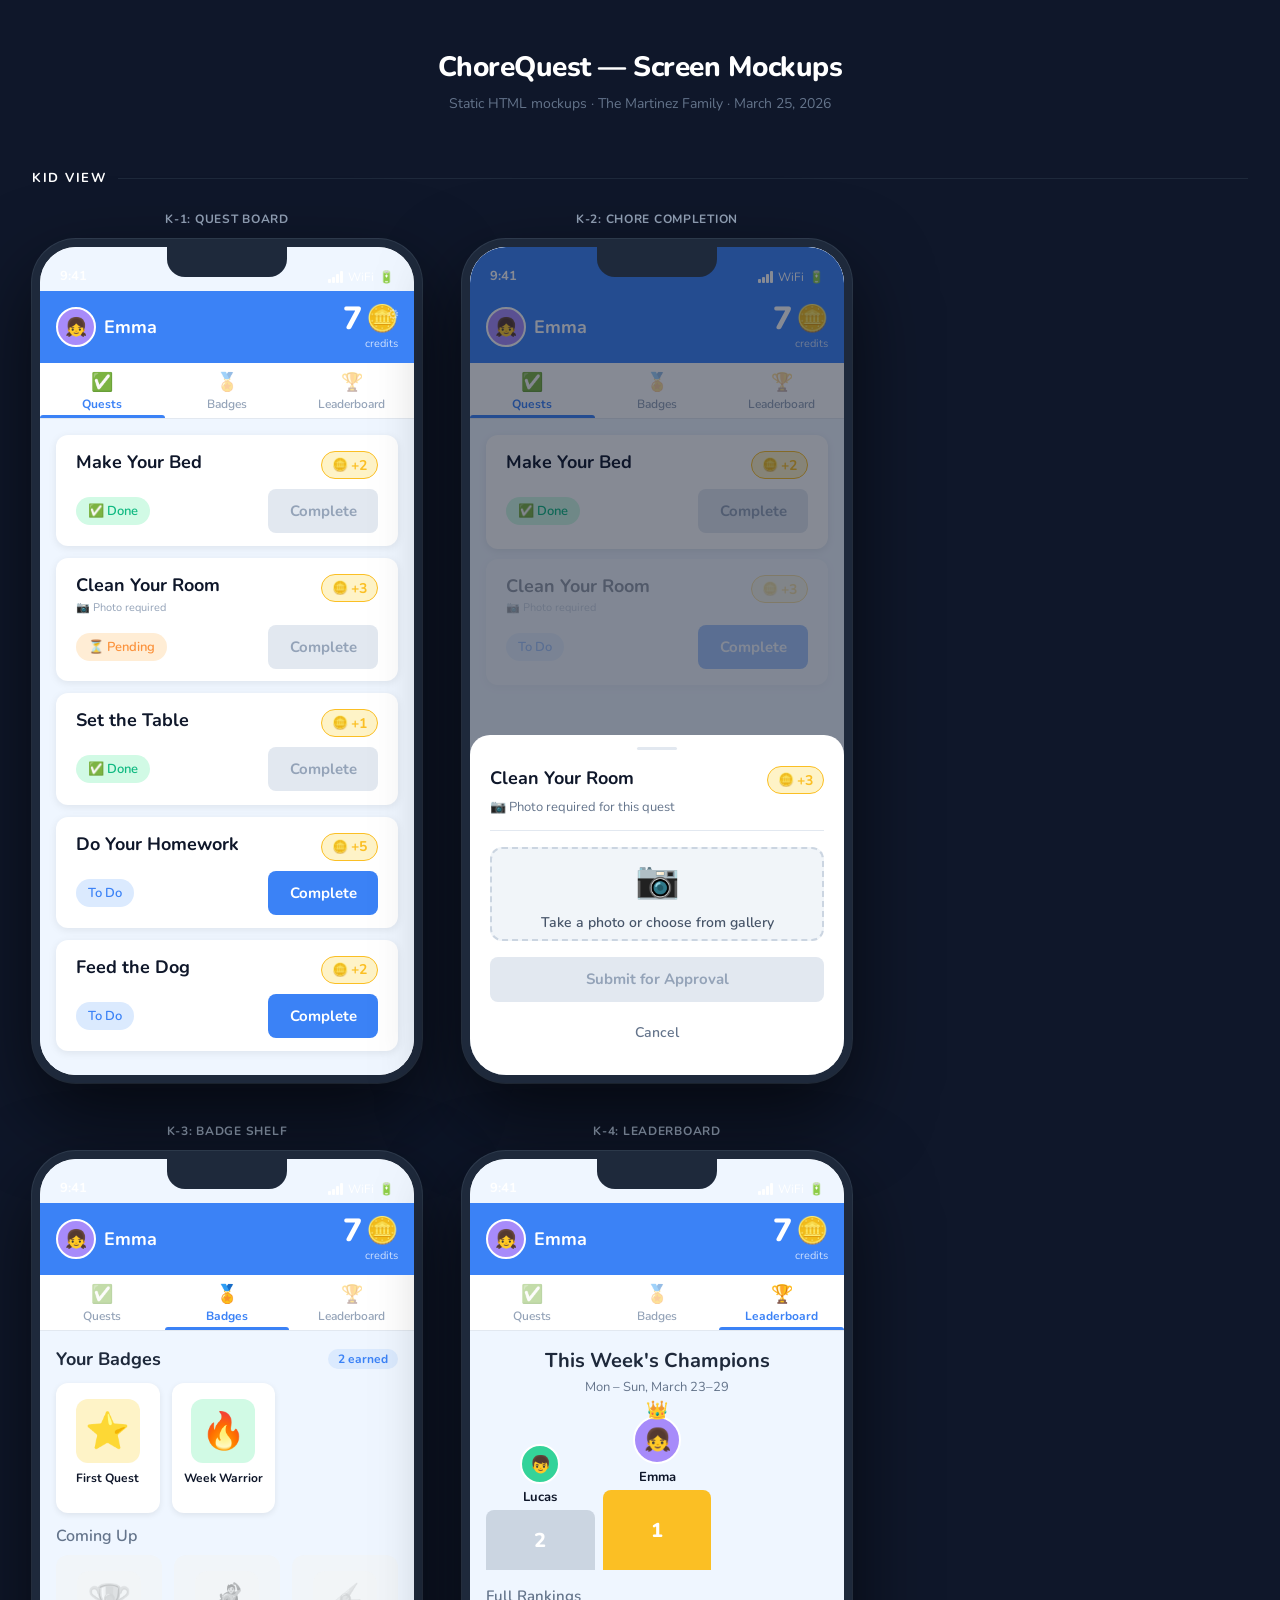
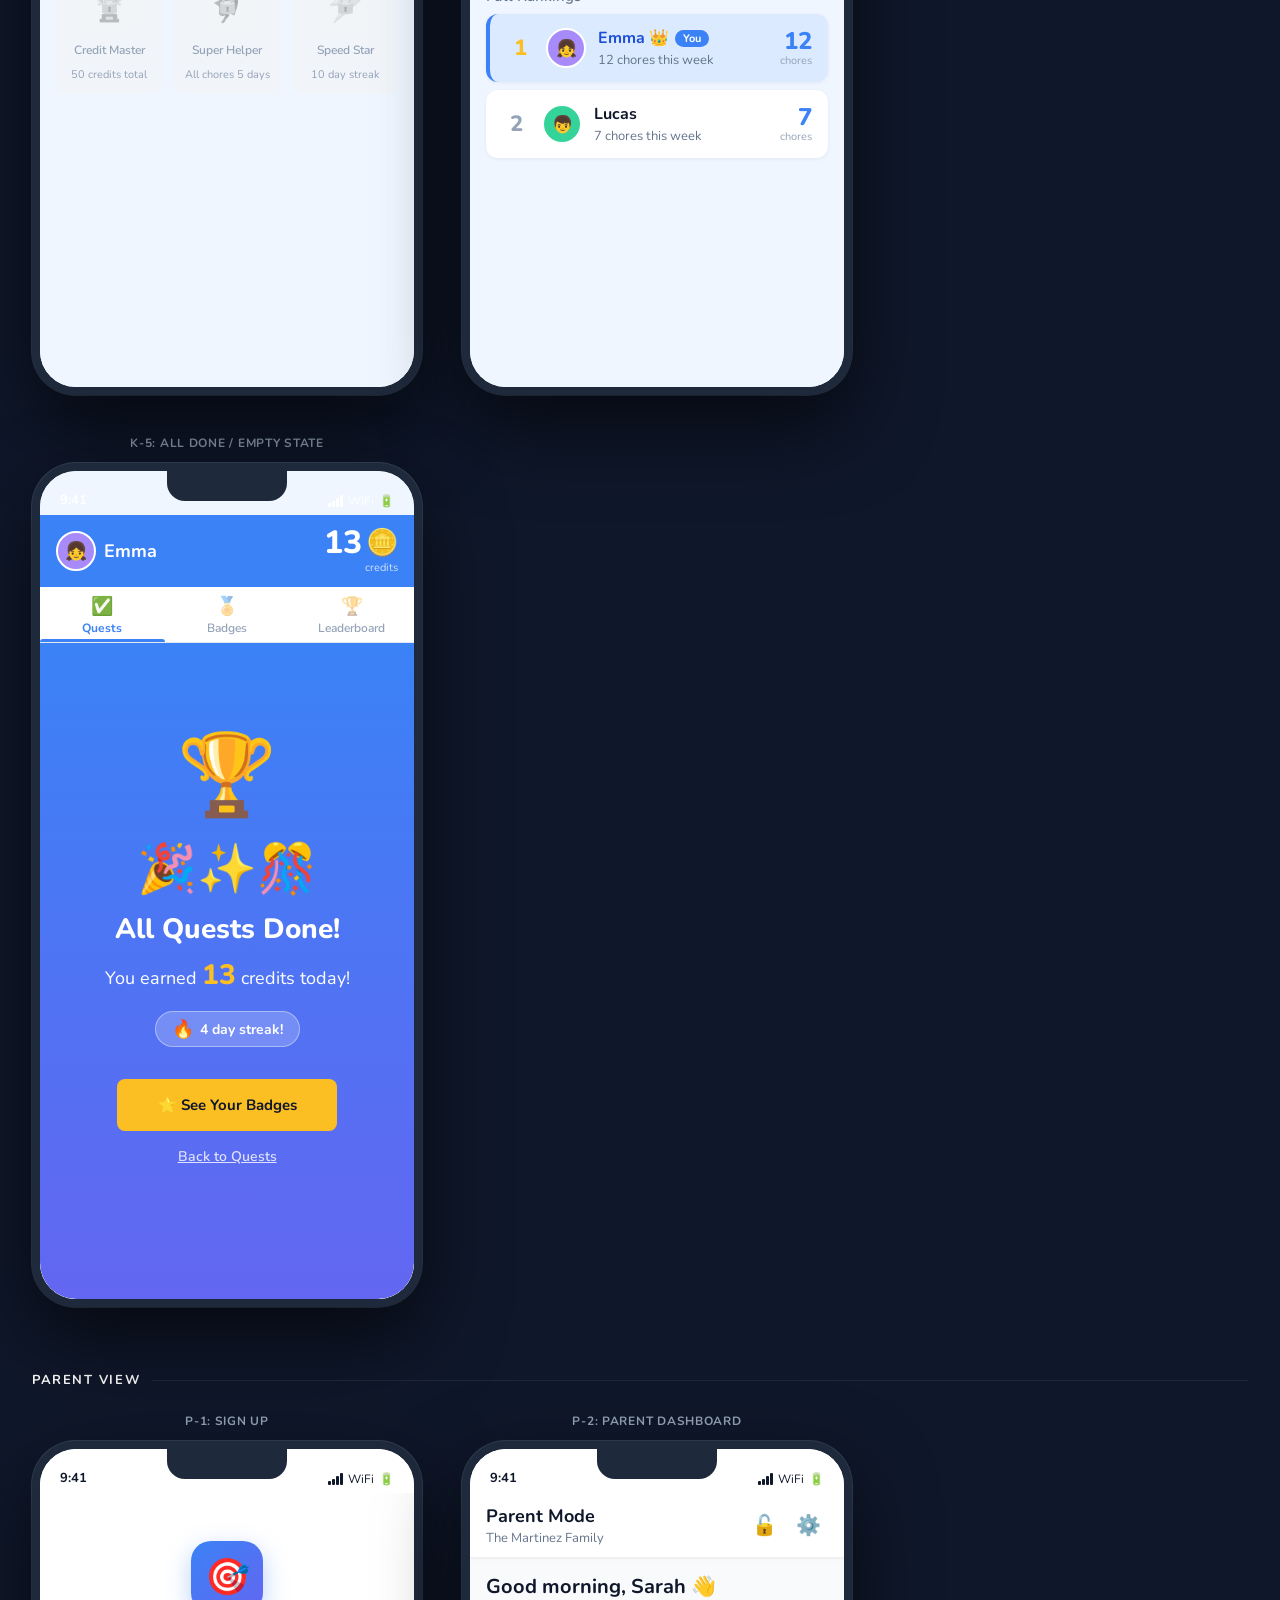
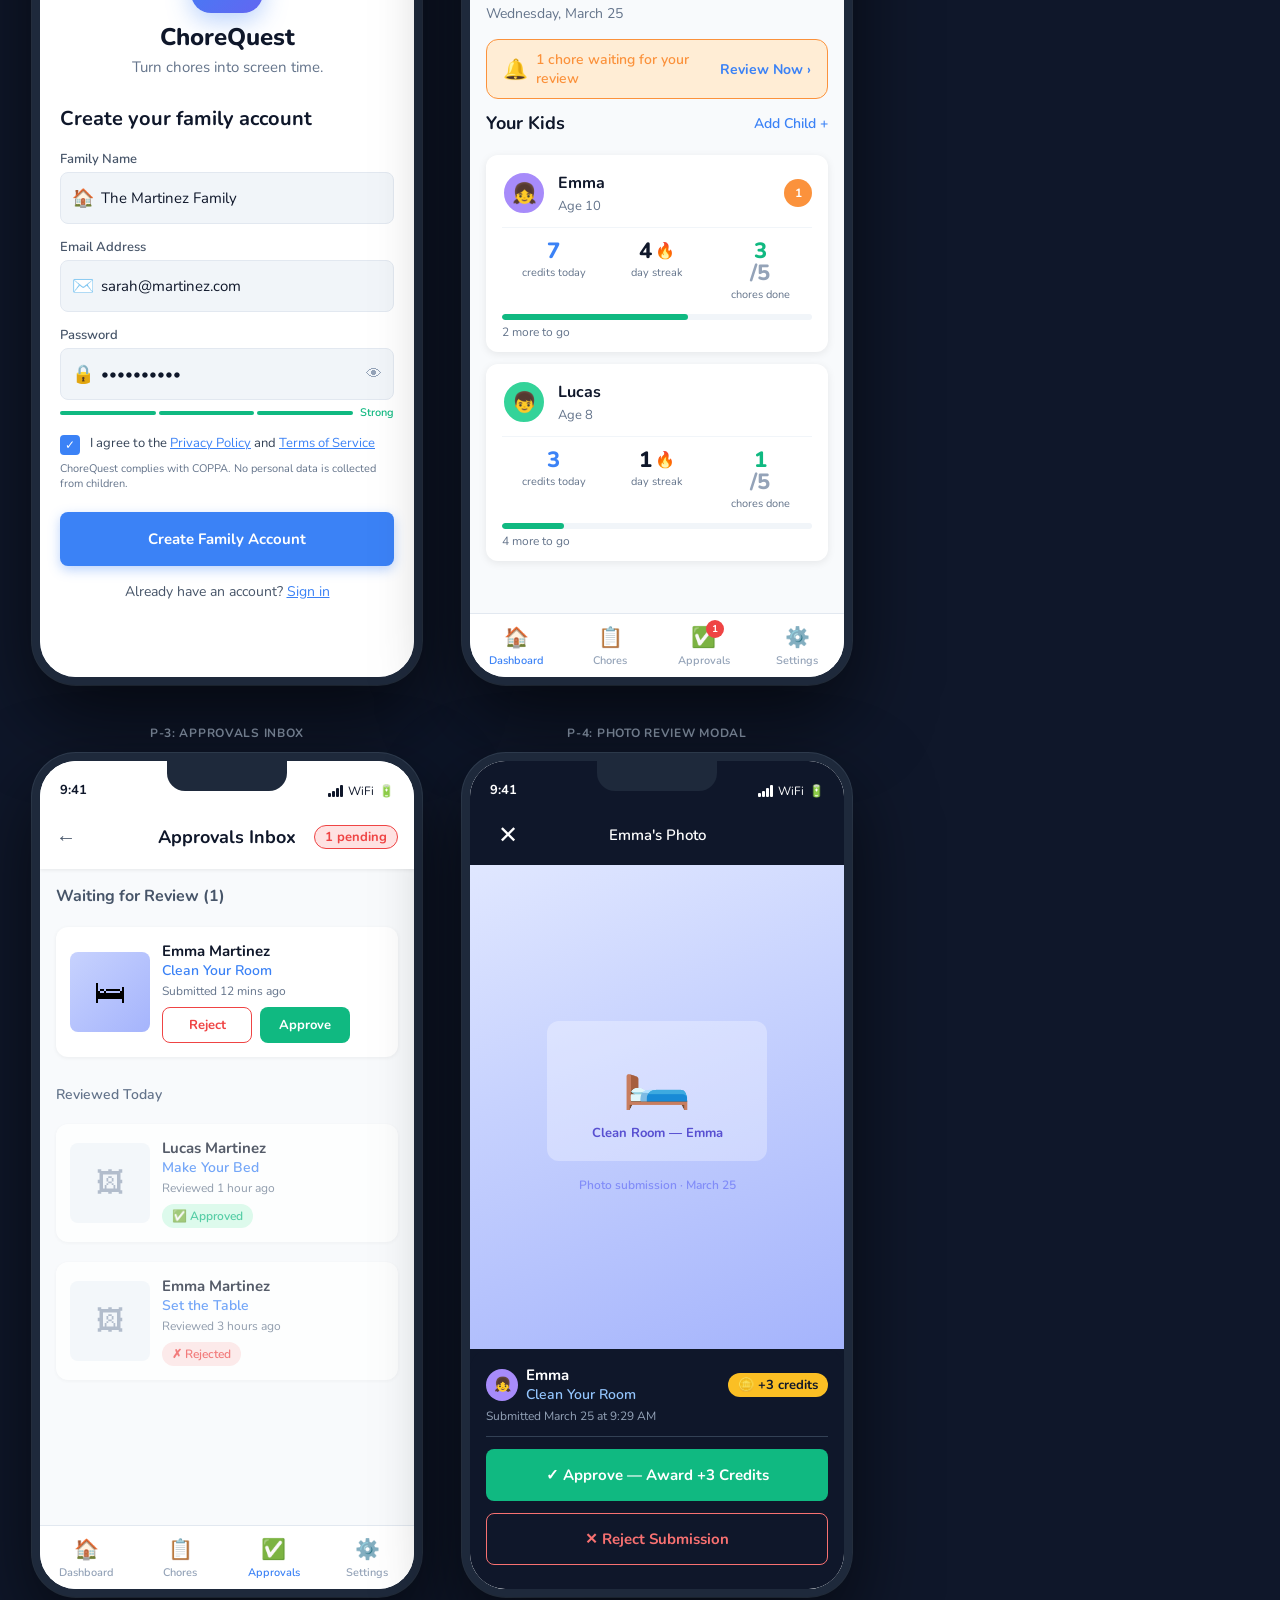
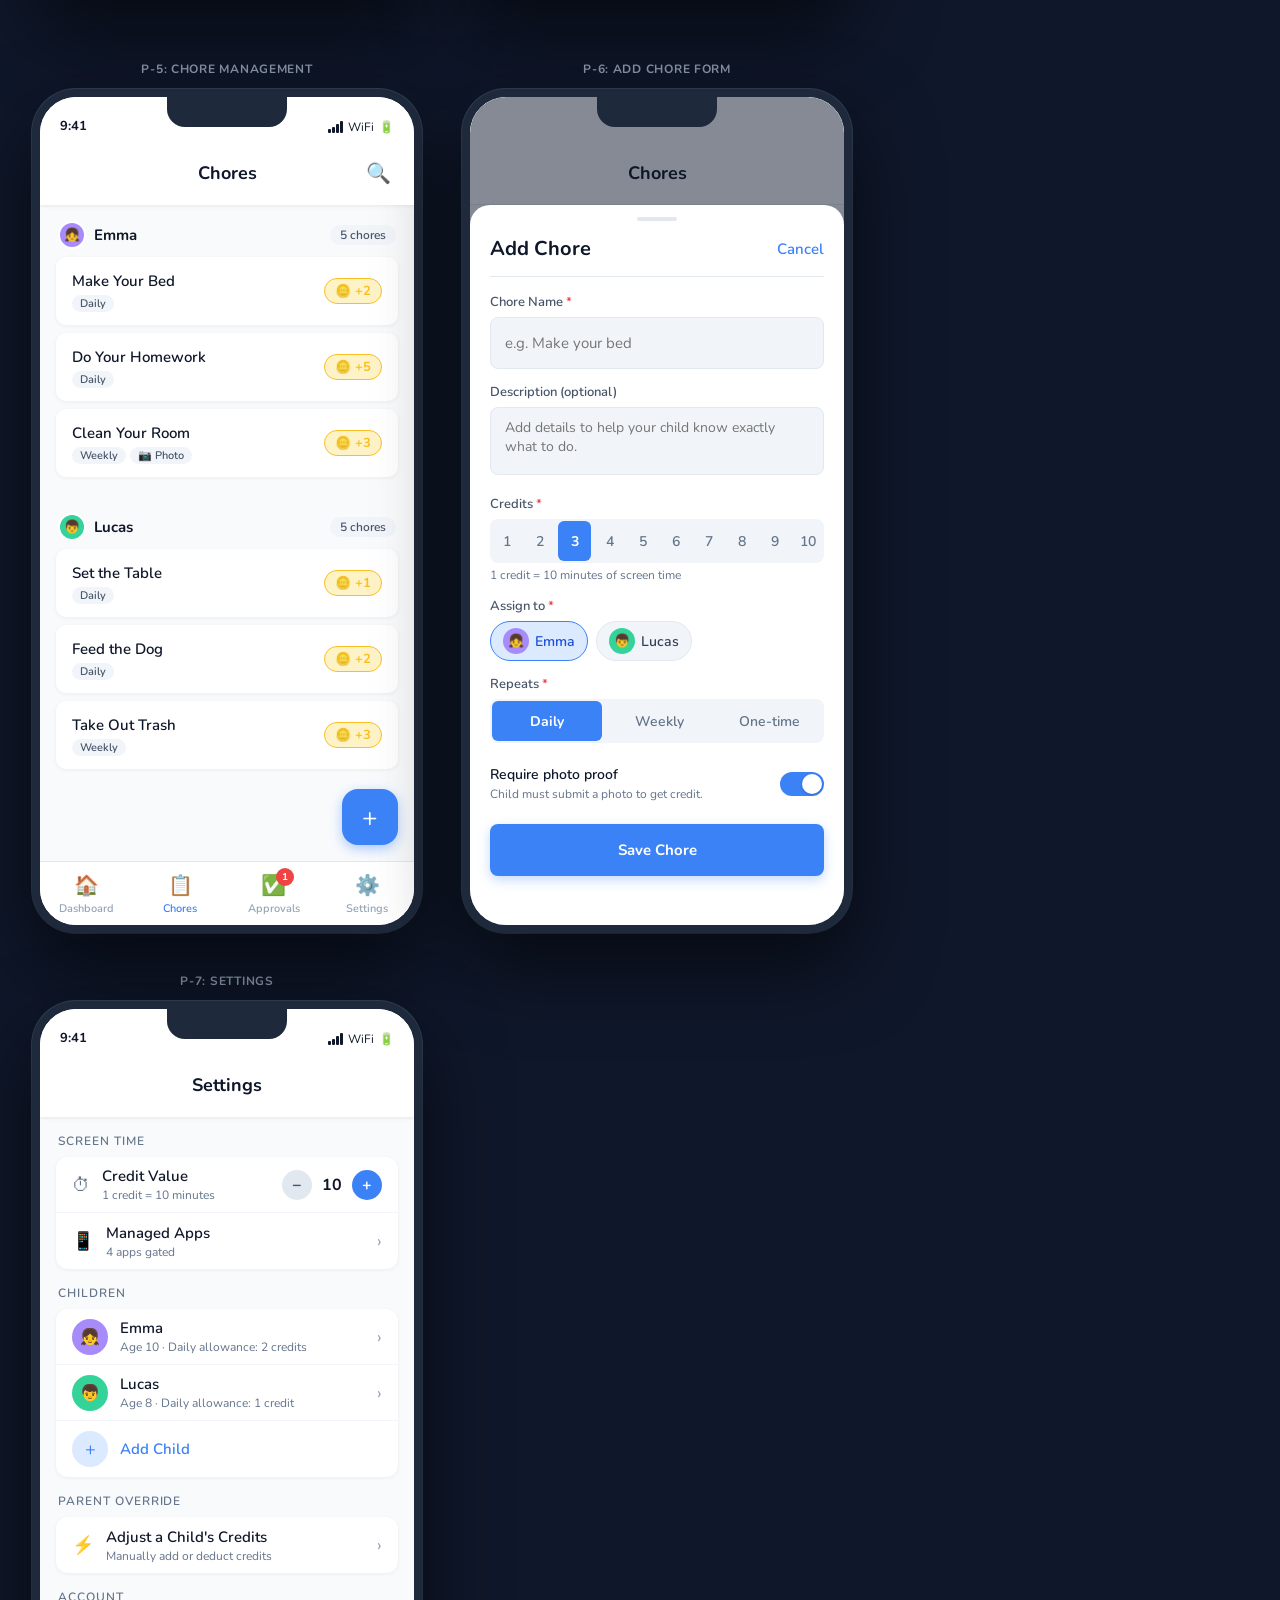
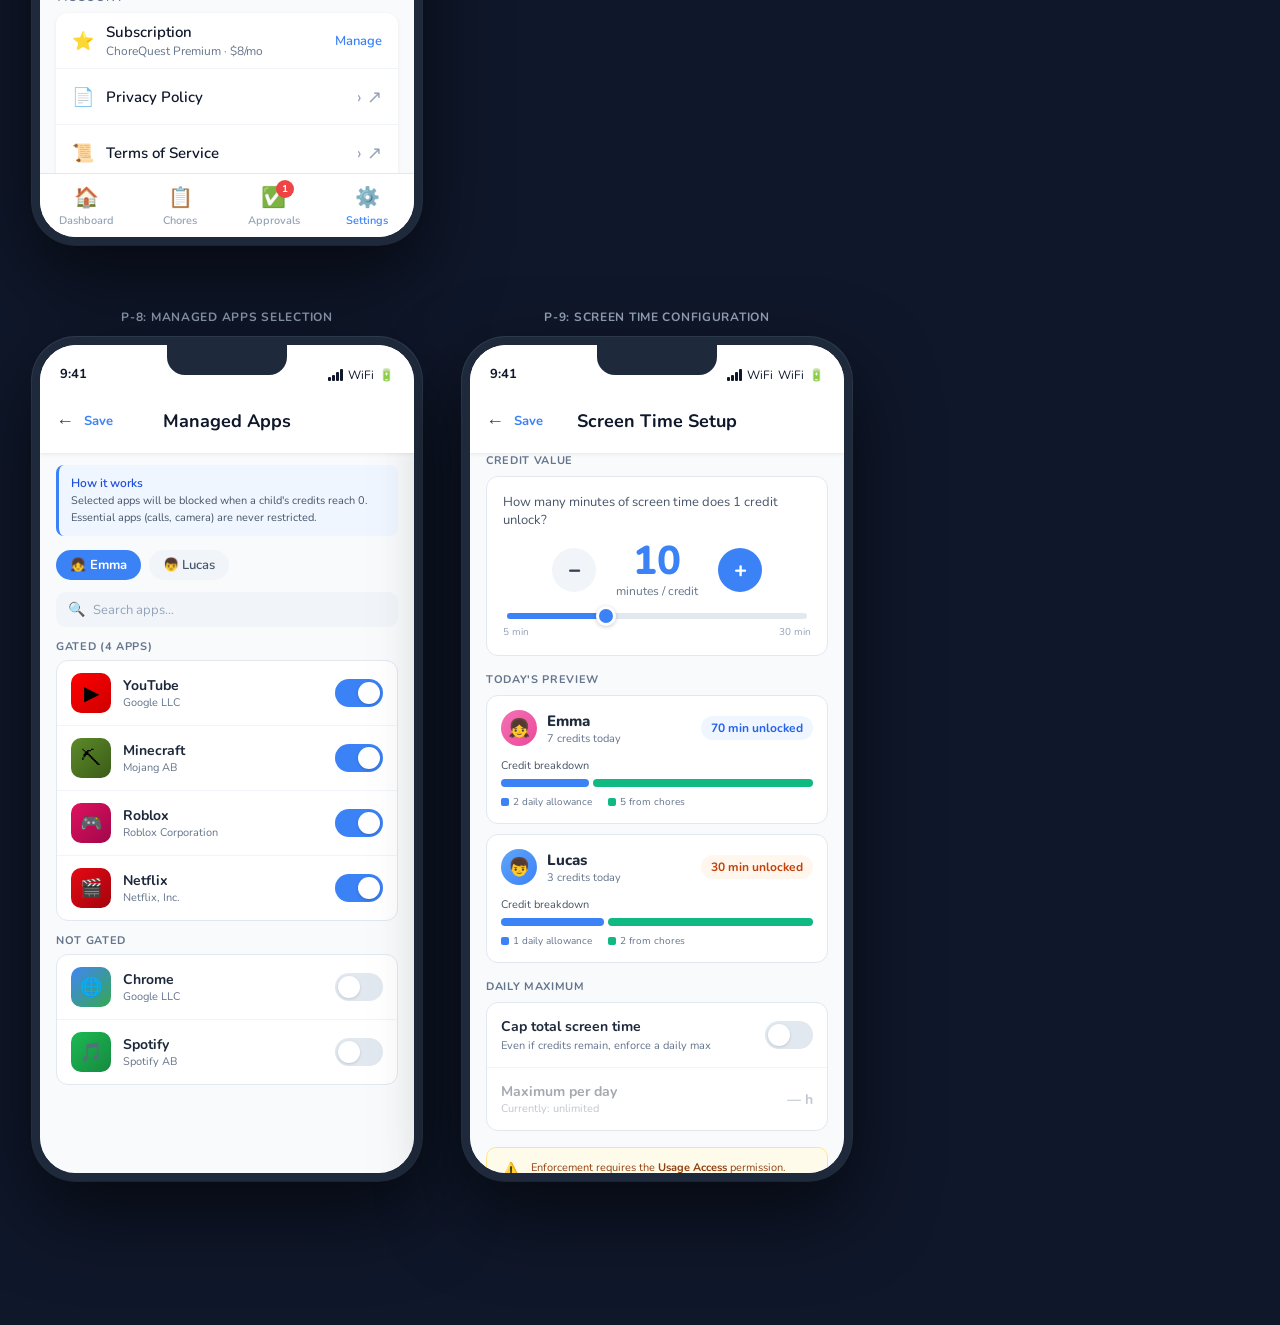
<file: screens.html>
<!DOCTYPE html>
<html lang="en">
<head>
<meta charset="UTF-8">
<meta name="viewport" content="width=device-width, initial-scale=1.0">
<title>ChoreQuest — Screen Mockups</title>
<link rel="preconnect" href="https://fonts.googleapis.com">
<link rel="preconnect" href="https://fonts.gstatic.com" crossorigin>
<link href="https://fonts.googleapis.com/css2?family=Nunito:wght@400;600;700;800&display=swap" rel="stylesheet">
<style>
*, *::before, *::after { box-sizing: border-box; margin: 0; padding: 0; }

body {
  font-family: 'Nunito', sans-serif;
  background: #0F172A;
  min-height: 100vh;
  padding: 48px 32px 80px;
}

/* ─── PAGE TITLE ─── */
.page-title {
  text-align: center;
  color: #fff;
  font-size: 28px;
  font-weight: 800;
  letter-spacing: -0.5px;
  margin-bottom: 8px;
}
.page-subtitle {
  text-align: center;
  color: #64748B;
  font-size: 14px;
  font-weight: 400;
  margin-bottom: 56px;
}

/* ─── SECTION HEADERS ─── */
.section-header {
  color: #fff;
  font-size: 13px;
  font-weight: 700;
  letter-spacing: 0.12em;
  text-transform: uppercase;
  margin-bottom: 24px;
  display: flex;
  align-items: center;
  gap: 12px;
}
.section-header::after {
  content: '';
  flex: 1;
  height: 1px;
  background: #1E293B;
}

/* ─── SCREEN ROW ─── */
.screen-row {
  display: flex;
  flex-wrap: wrap;
  gap: 40px;
  margin-bottom: 64px;
  align-items: flex-start;
}

/* ─── SCREEN WRAPPER ─── */
.screen-wrap {
  display: flex;
  flex-direction: column;
  align-items: center;
  gap: 12px;
}
.screen-label {
  color: #94A3B8;
  font-size: 12px;
  font-weight: 700;
  letter-spacing: 0.06em;
  text-transform: uppercase;
  text-align: center;
}

/* ─── PHONE FRAME ─── */
.phone {
  width: 390px;
  height: 844px;
  border: 8px solid #1E293B;
  border-radius: 44px;
  box-shadow: 0 32px 80px rgba(0,0,0,0.6), 0 0 0 1px #334155;
  position: relative;
  overflow: hidden;
  background: #F8FAFC;
  flex-shrink: 0;
}

/* ─── NOTCH ─── */
.notch {
  position: absolute;
  top: 0;
  left: 50%;
  transform: translateX(-50%);
  width: 120px;
  height: 30px;
  background: #1E293B;
  border-radius: 0 0 18px 18px;
  z-index: 100;
}

/* ─── STATUS BAR ─── */
.status-bar {
  height: 44px;
  display: flex;
  align-items: flex-end;
  justify-content: space-between;
  padding: 0 20px 6px;
  position: relative;
  z-index: 10;
}
.status-bar .time {
  font-size: 13px;
  font-weight: 700;
}
.status-bar .icons {
  display: flex;
  align-items: center;
  gap: 5px;
  font-size: 12px;
}
.status-bar.light .time,
.status-bar.light .icons { color: #0F172A; }
.status-bar.dark .time,
.status-bar.dark .icons { color: #fff; }
.status-bar.blue .time,
.status-bar.blue .icons { color: #fff; }

/* signal bars icon */
.sig { display:flex; align-items:flex-end; gap:1px; height:12px; }
.sig span { width:3px; background:currentColor; border-radius:1px; }
.sig span:nth-child(1){ height:4px; }
.sig span:nth-child(2){ height:6px; }
.sig span:nth-child(3){ height:9px; }
.sig span:nth-child(4){ height:12px; }

/* ─── PHONE INNER (scrollable content area) ─── */
.phone-inner {
  position: absolute;
  top: 0;
  left: 0;
  right: 0;
  bottom: 0;
  overflow: hidden;
  border-radius: 36px;
}

/* ══════════════════════════════════════════
   DESIGN TOKENS
══════════════════════════════════════════ */
:root {
  --blue-500: #3B82F6;
  --blue-100: #DBEAFE;
  --blue-700: #1D4ED8;
  --yellow-400: #FBBF24;
  --yellow-100: #FEF3C7;
  --green-500: #10B981;
  --green-100: #D1FAE5;
  --orange-400: #FB923C;
  --orange-100: #FFEDD5;
  --red-500: #EF4444;
  --red-100: #FEE2E2;
  --slate-50: #F8FAFC;
  --slate-100: #F1F5F9;
  --slate-200: #E2E8F0;
  --slate-300: #CBD5E1;
  --slate-400: #94A3B8;
  --slate-500: #64748B;
  --slate-600: #475569;
  --slate-700: #334155;
  --slate-800: #1E293B;
  --slate-900: #0F172A;
  --white: #FFFFFF;
  --kid-bg: #EFF6FF;
}

/* ══════════════════════════════════════════
   KID VIEW SHARED COMPONENTS
══════════════════════════════════════════ */

/* Header bar */
.kid-header {
  background: var(--blue-500);
  height: 72px;
  display: flex;
  align-items: center;
  justify-content: space-between;
  padding: 0 16px;
  position: relative;
  z-index: 5;
}
.kid-header-left {
  display: flex;
  align-items: center;
  gap: 8px;
  max-width: 200px;
}
.avatar-circle {
  width: 40px;
  height: 40px;
  border-radius: 50%;
  border: 2px solid #fff;
  display: flex;
  align-items: center;
  justify-content: center;
  font-size: 18px;
  flex-shrink: 0;
}
.avatar-emma { background: #A78BFA; }
.avatar-lucas { background: #34D399; }
.avatar-sm { width: 36px; height: 36px; font-size: 15px; }
.avatar-md { width: 44px; height: 44px; font-size: 20px; }
.avatar-lg { width: 48px; height: 48px; font-size: 22px; }
.kid-name {
  font-size: 18px;
  font-weight: 700;
  color: #fff;
  white-space: nowrap;
  overflow: hidden;
  text-overflow: ellipsis;
}
.kid-header-right {
  display: flex;
  flex-direction: column;
  align-items: flex-end;
  gap: 0;
}
.credit-row {
  display: flex;
  align-items: center;
  gap: 4px;
}
.credit-num {
  font-size: 32px;
  font-weight: 800;
  color: #fff;
  line-height: 1;
}
.credit-coin {
  font-size: 26px;
  line-height: 1;
}
.credit-label {
  font-size: 11px;
  font-weight: 400;
  color: rgba(255,255,255,0.75);
  text-align: right;
  margin-top: 1px;
}
.gear-icon {
  position: absolute;
  right: 14px;
  top: 14px;
  font-size: 14px;
  color: rgba(255,255,255,0.45);
  cursor: pointer;
}

/* Tab bar */
.kid-tabs {
  height: 56px;
  background: #fff;
  border-bottom: 1px solid var(--slate-200);
  display: flex;
  align-items: stretch;
}
.kid-tab {
  flex: 1;
  display: flex;
  flex-direction: column;
  align-items: center;
  justify-content: center;
  gap: 2px;
  cursor: pointer;
  position: relative;
  font-size: 12px;
}
.kid-tab .tab-icon { font-size: 18px; }
.kid-tab .tab-label { font-size: 12px; font-weight: 600; color: var(--slate-400); }
.kid-tab.active .tab-label { color: var(--blue-500); font-weight: 700; }
.kid-tab.active .tab-icon { filter: none; }
.kid-tab.active::after {
  content: '';
  position: absolute;
  bottom: 0;
  left: 0; right: 0;
  height: 3px;
  background: var(--blue-500);
  border-radius: 3px 3px 0 0;
}
.kid-tab-inactive .tab-icon { opacity: 0.5; }

/* Quest scroll zone */
.quest-zone {
  background: var(--kid-bg);
  flex: 1;
  overflow: hidden;
  padding: 16px 16px 24px;
  display: flex;
  flex-direction: column;
  gap: 12px;
}

/* Chore card */
.chore-card {
  background: #fff;
  border-radius: 12px;
  box-shadow: 0 2px 8px rgba(0,0,0,0.08);
  overflow: hidden;
}
.chore-card-top {
  padding: 16px 20px 0;
  display: flex;
  align-items: flex-start;
  justify-content: space-between;
  gap: 8px;
}
.chore-name {
  font-size: 18px;
  font-weight: 700;
  color: var(--slate-900);
  line-height: 1.3;
  flex: 1;
}
.chore-name-sm {
  font-size: 15px;
  font-weight: 700;
  color: var(--slate-900);
  line-height: 1.3;
  flex: 1;
}
.credit-badge {
  display: flex;
  align-items: center;
  gap: 3px;
  background: var(--yellow-100);
  border: 1px solid var(--yellow-400);
  border-radius: 999px;
  padding: 0 10px;
  height: 28px;
  white-space: nowrap;
  flex-shrink: 0;
}
.credit-badge span {
  font-size: 14px;
  font-weight: 700;
  color: var(--yellow-400);
}
.credit-badge .icon { font-size: 13px; }

.chore-card-bottom {
  padding: 10px 20px 16px;
  display: flex;
  align-items: center;
  justify-content: space-between;
}

/* Status pills */
.pill {
  display: inline-flex;
  align-items: center;
  gap: 4px;
  border-radius: 999px;
  padding: 0 12px;
  height: 28px;
  font-size: 13px;
  font-weight: 600;
}
.pill-todo    { background: var(--blue-100); color: var(--blue-500); }
.pill-pending { background: var(--orange-100); color: var(--orange-400); }
.pill-done    { background: var(--green-100); color: var(--green-500); }

/* Complete button */
.btn-complete {
  width: 110px;
  height: 44px;
  background: var(--blue-500);
  color: #fff;
  font-size: 15px;
  font-weight: 700;
  border: none;
  border-radius: 8px;
  cursor: pointer;
  display: flex;
  align-items: center;
  justify-content: center;
}
.btn-complete.disabled {
  background: var(--slate-200);
  color: var(--slate-400);
  cursor: default;
}

/* Photo required indicator */
.photo-req {
  font-size: 11px;
  color: var(--slate-400);
  display: flex;
  align-items: center;
  gap: 3px;
  margin-top: 2px;
}

/* ══════════════════════════════════════════
   PARENT VIEW SHARED COMPONENTS
══════════════════════════════════════════ */

.parent-screen {
  background: var(--slate-50);
  display: flex;
  flex-direction: column;
  height: 100%;
}

/* Top app bar */
.parent-appbar {
  height: 64px;
  background: #fff;
  box-shadow: 0 1px 4px rgba(0,0,0,0.08);
  display: flex;
  align-items: center;
  padding: 0 16px;
  flex-shrink: 0;
  position: relative;
  z-index: 5;
}
.appbar-title {
  font-size: 18px;
  font-weight: 700;
  color: var(--slate-900);
}
.appbar-center {
  position: absolute;
  left: 50%;
  transform: translateX(-50%);
  font-size: 18px;
  font-weight: 700;
  color: var(--slate-900);
}
.appbar-right {
  margin-left: auto;
  display: flex;
  align-items: center;
  gap: 4px;
}
.icon-btn {
  width: 40px;
  height: 40px;
  display: flex;
  align-items: center;
  justify-content: center;
  cursor: pointer;
  border-radius: 8px;
  font-size: 20px;
  color: var(--slate-600);
}

/* Bottom nav */
.parent-bottomnav {
  height: 64px;
  background: #fff;
  border-top: 1px solid var(--slate-200);
  display: flex;
  flex-shrink: 0;
}
.nav-tab {
  flex: 1;
  display: flex;
  flex-direction: column;
  align-items: center;
  justify-content: center;
  gap: 2px;
  cursor: pointer;
  position: relative;
}
.nav-tab .nav-icon { font-size: 20px; color: var(--slate-400); }
.nav-tab .nav-label { font-size: 11px; font-weight: 600; color: var(--slate-400); }
.nav-tab.active .nav-icon { color: var(--blue-500); }
.nav-tab.active .nav-label { color: var(--blue-500); }
.nav-badge {
  position: absolute;
  top: 6px;
  right: calc(50% - 20px);
  background: var(--red-500);
  color: #fff;
  font-size: 10px;
  font-weight: 700;
  width: 18px;
  height: 18px;
  border-radius: 50%;
  display: flex;
  align-items: center;
  justify-content: center;
}

/* Scrollable body */
.parent-body {
  flex: 1;
  overflow: hidden;
  padding: 16px;
  display: flex;
  flex-direction: column;
  gap: 12px;
}

/* Card */
.p-card {
  background: #fff;
  border-radius: 12px;
  box-shadow: 0 2px 8px rgba(0,0,0,0.08);
  overflow: hidden;
}

/* Section label */
.section-lbl {
  font-size: 12px;
  font-weight: 600;
  color: var(--slate-500);
  letter-spacing: 0.08em;
  text-transform: uppercase;
  margin-bottom: 8px;
  padding: 0 2px;
}

/* Setting row */
.setting-row {
  display: flex;
  align-items: center;
  padding: 0 16px;
  height: 56px;
  gap: 12px;
  border-bottom: 1px solid var(--slate-100);
}
.setting-row:last-child { border-bottom: none; }
.setting-icon { font-size: 18px; color: var(--slate-500); flex-shrink: 0; }
.setting-text { flex: 1; }
.setting-label { font-size: 15px; font-weight: 600; color: var(--slate-900); }
.setting-sub { font-size: 12px; font-weight: 400; color: var(--slate-500); margin-top: 1px; }
.setting-right { display: flex; align-items: center; gap: 4px; font-size: 18px; color: var(--slate-400); }

/* Input field */
.p-input {
  width: 100%;
  height: 52px;
  background: var(--slate-100);
  border: 1px solid var(--slate-200);
  border-radius: 8px;
  padding: 0 14px 0 40px;
  font-family: 'Nunito', sans-serif;
  font-size: 15px;
  color: var(--slate-900);
  outline: none;
}
.input-wrap {
  position: relative;
}
.input-icon {
  position: absolute;
  left: 12px;
  top: 50%;
  transform: translateY(-50%);
  font-size: 18px;
  color: var(--slate-400);
}
.input-label {
  font-size: 13px;
  font-weight: 600;
  color: var(--slate-600);
  margin-bottom: 4px;
  display: block;
}

/* ══════════════════════════════════════════
   SCREEN K-1: QUEST BOARD
══════════════════════════════════════════ */
.k1-screen {
  display: flex;
  flex-direction: column;
  height: 100%;
  background: var(--kid-bg);
}
.k1-quest-list {
  flex: 1;
  overflow: hidden;
  padding: 16px 16px 0;
  display: flex;
  flex-direction: column;
  gap: 12px;
}

/* ══════════════════════════════════════════
   SCREEN K-2: CHORE COMPLETION
══════════════════════════════════════════ */
.k2-overlay {
  position: relative;
  width: 100%;
  height: 100%;
  background: var(--kid-bg);
}
.k2-dim {
  position: absolute;
  inset: 0;
  background: rgba(15,23,42,0.5);
  z-index: 10;
}
.k2-sheet {
  position: absolute;
  bottom: 0;
  left: 0; right: 0;
  height: 340px;
  background: #fff;
  border-radius: 20px 20px 0 0;
  z-index: 20;
  padding: 12px 20px 24px;
  display: flex;
  flex-direction: column;
  gap: 0;
}
.drag-handle {
  width: 40px;
  height: 4px;
  background: var(--slate-200);
  border-radius: 2px;
  margin: 0 auto 16px;
}
.k2-header {
  display: flex;
  align-items: flex-start;
  justify-content: space-between;
  margin-bottom: 4px;
}
.k2-chore-name {
  font-size: 18px;
  font-weight: 700;
  color: var(--slate-900);
  flex: 1;
}
.k2-sub {
  font-size: 13px;
  color: var(--slate-500);
  margin-bottom: 14px;
}
.k2-divider {
  height: 1px;
  background: var(--slate-200);
  margin: 0 -0px 16px;
}
.k2-photo-zone {
  width: 100%;
  height: 110px;
  background: var(--slate-100);
  border: 2px dashed var(--slate-300);
  border-radius: 12px;
  display: flex;
  flex-direction: column;
  align-items: center;
  justify-content: center;
  gap: 8px;
  margin-bottom: 16px;
}
.k2-camera-icon { font-size: 36px; color: var(--blue-500); }
.k2-photo-text {
  font-size: 14px;
  font-weight: 600;
  color: var(--slate-600);
  text-align: center;
}
.btn-submit {
  width: 100%;
  height: 52px;
  background: var(--blue-500);
  color: #fff;
  font-size: 15px;
  font-weight: 700;
  border: none;
  border-radius: 8px;
  display: flex;
  align-items: center;
  justify-content: center;
  margin-bottom: 12px;
}
.btn-cancel {
  text-align: center;
  font-size: 14px;
  font-weight: 600;
  color: var(--slate-500);
  height: 44px;
  display: flex;
  align-items: center;
  justify-content: center;
}

/* ══════════════════════════════════════════
   SCREEN K-3: BADGE SHELF
══════════════════════════════════════════ */
.badge-grid {
  display: grid;
  grid-template-columns: repeat(3, 1fr);
  gap: 12px;
  padding: 0 16px;
}
.badge-cell {
  background: #fff;
  border-radius: 12px;
  box-shadow: 0 2px 6px rgba(0,0,0,0.08);
  padding: 16px 8px 12px;
  display: flex;
  flex-direction: column;
  align-items: center;
  gap: 8px;
  min-height: 130px;
}
.badge-cell.locked {
  background: var(--slate-100);
  box-shadow: none;
}
.badge-icon-wrap {
  width: 64px;
  height: 64px;
  border-radius: 12px;
  display: flex;
  align-items: center;
  justify-content: center;
  font-size: 36px;
  position: relative;
}
.badge-icon-wrap.locked {
  filter: grayscale(100%);
  opacity: 0.4;
}
.lock-overlay {
  position: absolute;
  inset: 0;
  display: flex;
  align-items: center;
  justify-content: center;
  font-size: 20px;
  color: var(--slate-400);
}
.badge-name {
  font-size: 12px;
  font-weight: 700;
  color: var(--slate-900);
  text-align: center;
  line-height: 1.3;
}
.badge-name.locked { color: var(--slate-400); font-weight: 600; }
.badge-hint {
  font-size: 11px;
  color: var(--slate-400);
  text-align: center;
  line-height: 1.4;
}
.badge-section-header {
  display: flex;
  align-items: center;
  justify-content: space-between;
  padding: 16px 16px 12px;
}
.badge-section-title {
  font-size: 18px;
  font-weight: 700;
  color: var(--slate-800);
}
.badge-count-pill {
  background: var(--blue-100);
  color: var(--blue-500);
  font-size: 12px;
  font-weight: 700;
  padding: 2px 10px;
  border-radius: 999px;
}
.badge-section-sub {
  font-size: 16px;
  font-weight: 600;
  color: var(--slate-500);
  padding: 12px 16px 8px;
}

/* ══════════════════════════════════════════
   SCREEN K-4: LEADERBOARD
══════════════════════════════════════════ */
.lb-week-label {
  text-align: center;
  padding: 16px 16px 4px;
}
.lb-week-title {
  font-size: 20px;
  font-weight: 700;
  color: var(--slate-800);
}
.lb-week-range {
  font-size: 13px;
  color: var(--slate-500);
  margin-top: 4px;
}
.podium-section {
  display: flex;
  align-items: flex-end;
  justify-content: center;
  gap: 8px;
  padding: 16px 16px 0;
  height: 170px;
}
.podium-col {
  display: flex;
  flex-direction: column;
  align-items: center;
  flex: 1;
}
.podium-avatar-wrap {
  position: relative;
  margin-bottom: 4px;
}
.podium-crown {
  position: absolute;
  top: -18px;
  left: 50%;
  transform: translateX(-50%);
  font-size: 18px;
  color: var(--yellow-400);
}
.podium-child-name {
  font-size: 13px;
  font-weight: 700;
  color: var(--slate-900);
  text-align: center;
  margin-bottom: 4px;
}
.podium-block {
  width: 100%;
  border-radius: 8px 8px 0 0;
  display: flex;
  align-items: center;
  justify-content: center;
}
.podium-block .pos-num {
  font-size: 20px;
  font-weight: 800;
  color: #fff;
}
.podium-1 { height: 80px; background: var(--yellow-400); }
.podium-2 { height: 60px; background: var(--slate-300); }
.podium-3 { height: 44px; background: var(--orange-400); }

.lb-full-rankings {
  padding: 16px 16px 0;
}
.lb-rankings-title {
  font-size: 15px;
  font-weight: 600;
  color: var(--slate-500);
  margin-bottom: 8px;
}
.lb-row {
  background: #fff;
  border-radius: 12px;
  box-shadow: 0 1px 4px rgba(0,0,0,0.06);
  display: flex;
  align-items: center;
  padding: 0 16px;
  height: 68px;
  gap: 12px;
  margin-bottom: 8px;
}
.lb-row.you {
  background: var(--blue-100);
  border-left: 4px solid var(--blue-500);
}
.lb-rank {
  font-size: 22px;
  font-weight: 800;
  width: 28px;
  text-align: center;
  flex-shrink: 0;
}
.lb-rank.gold { color: var(--yellow-400); }
.lb-rank.other { color: var(--slate-400); }
.lb-info { flex: 1; min-width: 0; }
.lb-name { font-size: 16px; font-weight: 700; color: var(--slate-900); display: flex; align-items: center; gap: 6px; }
.lb-name.you-blue { color: #1D4ED8; }
.lb-chores-sub { font-size: 13px; color: var(--slate-500); margin-top: 2px; }
.you-chip {
  background: var(--blue-500);
  color: #fff;
  font-size: 11px;
  font-weight: 700;
  padding: 1px 8px;
  border-radius: 999px;
}
.lb-count {
  text-align: right;
  flex-shrink: 0;
}
.lb-count-num {
  font-size: 24px;
  font-weight: 800;
  color: var(--blue-500);
  line-height: 1;
}
.lb-count-label { font-size: 11px; color: var(--slate-400); }

/* ══════════════════════════════════════════
   SCREEN K-5: ALL DONE
══════════════════════════════════════════ */
.k5-body {
  flex: 1;
  background: linear-gradient(180deg, #3B82F6 0%, #6366F1 100%);
  display: flex;
  flex-direction: column;
  align-items: center;
  justify-content: center;
  padding: 0 24px 40px;
  text-align: center;
  gap: 0;
}
.k5-trophy {
  font-size: 80px;
  line-height: 1;
  margin-bottom: 20px;
}
.k5-headline {
  font-size: 28px;
  font-weight: 800;
  color: #fff;
  margin-bottom: 8px;
}
.k5-subline {
  font-size: 18px;
  font-weight: 400;
  color: #fff;
  margin-bottom: 8px;
  line-height: 1.4;
}
.k5-credits-num {
  font-size: 28px;
  font-weight: 800;
  color: var(--yellow-400);
}
.k5-streak-chip {
  display: inline-flex;
  align-items: center;
  gap: 6px;
  background: rgba(255,255,255,0.2);
  border: 1px solid rgba(255,255,255,0.4);
  border-radius: 999px;
  padding: 0 16px;
  height: 36px;
  font-size: 14px;
  font-weight: 700;
  color: #fff;
  margin-bottom: 32px;
  margin-top: 8px;
}
.k5-streak-chip .flame { font-size: 18px; }
.btn-badges {
  width: 220px;
  height: 52px;
  background: var(--yellow-400);
  color: var(--slate-900);
  font-size: 15px;
  font-weight: 700;
  border: none;
  border-radius: 8px;
  display: flex;
  align-items: center;
  justify-content: center;
  margin-bottom: 16px;
  cursor: pointer;
}
.k5-back-link {
  font-size: 14px;
  font-weight: 600;
  color: rgba(255,255,255,0.8);
  text-decoration: underline;
  cursor: pointer;
}

/* ══════════════════════════════════════════
   SCREEN P-1: SIGN UP
══════════════════════════════════════════ */
.p1-screen {
  background: #fff;
  height: 100%;
  overflow: hidden;
  display: flex;
  flex-direction: column;
}
.p1-body {
  flex: 1;
  padding: 48px 20px 32px;
  display: flex;
  flex-direction: column;
  overflow: hidden;
}
.p1-logo-zone {
  display: flex;
  flex-direction: column;
  align-items: center;
  margin-bottom: 28px;
}
.p1-app-icon {
  width: 72px;
  height: 72px;
  background: linear-gradient(135deg, var(--blue-500) 0%, #6366F1 100%);
  border-radius: 20px;
  display: flex;
  align-items: center;
  justify-content: center;
  font-size: 36px;
  margin-bottom: 8px;
  box-shadow: 0 8px 24px rgba(59,130,246,0.35);
}
.p1-wordmark {
  font-size: 24px;
  font-weight: 800;
  color: var(--slate-900);
}
.p1-tagline {
  font-size: 15px;
  color: var(--slate-500);
  margin-top: 4px;
}
.p1-form-title {
  font-size: 20px;
  font-weight: 700;
  color: var(--slate-900);
  margin-bottom: 18px;
}
.p1-field { margin-bottom: 14px; }
.strength-bar {
  display: flex;
  gap: 3px;
  margin-top: 5px;
  align-items: center;
}
.strength-seg {
  height: 4px;
  flex: 1;
  background: var(--slate-200);
  border-radius: 2px;
}
.strength-seg.filled { background: var(--green-500); }
.strength-label {
  font-size: 11px;
  font-weight: 600;
  color: var(--green-500);
  margin-left: 4px;
}
.terms-row {
  display: flex;
  align-items: flex-start;
  gap: 10px;
  margin-bottom: 6px;
}
.checkbox {
  width: 20px;
  height: 20px;
  border: 2px solid var(--blue-500);
  border-radius: 4px;
  background: var(--blue-500);
  display: flex;
  align-items: center;
  justify-content: center;
  flex-shrink: 0;
  margin-top: 1px;
  color: #fff;
  font-size: 12px;
}
.terms-text {
  font-size: 13px;
  color: var(--slate-700);
  line-height: 1.5;
}
.terms-link { color: var(--blue-500); text-decoration: underline; }
.coppa-note {
  font-size: 11px;
  color: var(--slate-500);
  margin-bottom: 20px;
  line-height: 1.4;
}
.btn-primary {
  width: 100%;
  height: 54px;
  background: var(--blue-500);
  color: #fff;
  font-size: 15px;
  font-weight: 700;
  border: none;
  border-radius: 8px;
  display: flex;
  align-items: center;
  justify-content: center;
  box-shadow: 0 4px 12px rgba(59,130,246,0.35);
  cursor: pointer;
  margin-bottom: 16px;
}
.signin-link {
  text-align: center;
  font-size: 14px;
  color: var(--slate-600);
}
.signin-link a { color: var(--blue-500); text-decoration: underline; }

/* ══════════════════════════════════════════
   SCREEN P-2: PARENT DASHBOARD
══════════════════════════════════════════ */
.p2-appbar {
  height: 64px;
  background: #fff;
  box-shadow: 0 1px 4px rgba(0,0,0,0.08);
  display: flex;
  align-items: center;
  padding: 0 16px;
  flex-shrink: 0;
}
.p2-appbar-text { flex: 1; }
.p2-parent-label { font-size: 18px; font-weight: 700; color: var(--slate-900); }
.p2-family-name { font-size: 13px; color: var(--slate-500); margin-top: 1px; }
.p2-appbar-right { display: flex; gap: 4px; }

.greeting-block { margin-bottom: 4px; }
.greeting-text { font-size: 20px; font-weight: 700; color: var(--slate-900); }
.greeting-date { font-size: 14px; color: var(--slate-500); margin-top: 4px; }

.pending-banner {
  background: var(--orange-100);
  border: 1px solid var(--orange-400);
  border-radius: 12px;
  height: 60px;
  display: flex;
  align-items: center;
  padding: 0 16px;
  gap: 8px;
}
.pending-banner-icon { font-size: 20px; color: var(--orange-400); }
.pending-banner-text {
  flex: 1;
  font-size: 14px;
  font-weight: 600;
  color: var(--orange-400);
}
.pending-banner-action {
  display: flex;
  align-items: center;
  gap: 4px;
  font-size: 14px;
  font-weight: 700;
  color: var(--blue-500);
  cursor: pointer;
}

.kids-section-header {
  display: flex;
  align-items: center;
  justify-content: space-between;
  margin-bottom: 8px;
}
.kids-section-title { font-size: 18px; font-weight: 700; color: var(--slate-900); }
.add-child-btn { font-size: 14px; font-weight: 600; color: var(--blue-500); }

.child-card {
  background: #fff;
  border-radius: 12px;
  box-shadow: 0 2px 8px rgba(0,0,0,0.08);
  overflow: hidden;
}
.child-card-top {
  display: flex;
  align-items: center;
  padding: 16px 16px 12px;
  gap: 12px;
}
.child-card-info { flex: 1; }
.child-card-name { font-size: 16px; font-weight: 700; color: var(--slate-900); }
.child-card-age { font-size: 13px; color: var(--slate-500); margin-top: 3px; }
.pending-badge-circle {
  width: 28px;
  height: 28px;
  background: var(--orange-400);
  border-radius: 50%;
  display: flex;
  align-items: center;
  justify-content: center;
  font-size: 12px;
  font-weight: 700;
  color: #fff;
}
.child-card-divider { height: 1px; background: var(--slate-100); margin: 0 16px; }
.child-card-stats {
  display: flex;
  padding: 12px 16px;
}
.stat-block {
  flex: 1;
  display: flex;
  flex-direction: column;
  align-items: center;
  text-align: center;
}
.stat-num {
  font-size: 22px;
  font-weight: 800;
  line-height: 1;
}
.stat-num.blue { color: var(--blue-500); }
.stat-num.dark { color: var(--slate-900); }
.stat-num.green { color: var(--green-500); }
.stat-label { font-size: 11px; color: var(--slate-500); margin-top: 3px; }
.stat-inline { display: flex; align-items: center; gap: 3px; justify-content: center; }

.child-progress-bar {
  margin: 0 16px 12px;
}
.progress-track {
  height: 6px;
  background: var(--slate-100);
  border-radius: 3px;
  overflow: hidden;
  margin-bottom: 4px;
}
.progress-fill {
  height: 100%;
  background: var(--green-500);
  border-radius: 3px;
}
.progress-label { font-size: 12px; color: var(--slate-500); }
.progress-label.done { color: var(--green-500); }

/* ══════════════════════════════════════════
   SCREEN P-3: APPROVALS INBOX
══════════════════════════════════════════ */
.pending-count-chip {
  background: var(--red-100);
  border: 1px solid var(--red-500);
  border-radius: 999px;
  padding: 2px 10px;
  font-size: 13px;
  font-weight: 700;
  color: var(--red-500);
}

.approval-item {
  background: #fff;
  border-radius: 12px;
  box-shadow: 0 1px 4px rgba(0,0,0,0.06);
  display: flex;
  align-items: center;
  padding: 14px 14px;
  gap: 12px;
}
.approval-thumb {
  width: 80px;
  height: 80px;
  border-radius: 8px;
  flex-shrink: 0;
  object-fit: cover;
  overflow: hidden;
  display: flex;
  align-items: center;
  justify-content: center;
}
.approval-info { flex: 1; min-width: 0; }
.approval-child { font-size: 15px; font-weight: 700; color: var(--slate-900); }
.approval-chore { font-size: 14px; font-weight: 600; color: var(--blue-500); }
.approval-time { font-size: 12px; color: var(--slate-500); margin: 3px 0 8px; }
.approval-actions { display: flex; gap: 8px; }
.btn-reject {
  width: 90px;
  height: 36px;
  background: transparent;
  border: 1px solid var(--red-500);
  color: var(--red-500);
  font-size: 13px;
  font-weight: 700;
  border-radius: 8px;
  display: flex;
  align-items: center;
  justify-content: center;
}
.btn-approve-sm {
  width: 90px;
  height: 36px;
  background: var(--green-500);
  color: #fff;
  font-size: 13px;
  font-weight: 700;
  border: none;
  border-radius: 8px;
  display: flex;
  align-items: center;
  justify-content: center;
}

/* ══════════════════════════════════════════
   SCREEN P-4: PHOTO REVIEW MODAL
══════════════════════════════════════════ */
.p4-screen {
  background: var(--slate-900);
  height: 100%;
  display: flex;
  flex-direction: column;
  position: relative;
}
.p4-topbar {
  height: 60px;
  display: flex;
  align-items: center;
  padding: 0 16px;
  position: relative;
}
.p4-close { font-size: 24px; color: #fff; width: 44px; height: 44px; display: flex; align-items: center; justify-content: center; }
.p4-title {
  position: absolute;
  left: 50%;
  transform: translateX(-50%);
  font-size: 15px;
  font-weight: 600;
  color: #fff;
}
.p4-photo {
  flex: 1;
  display: flex;
  align-items: center;
  justify-content: center;
  position: relative;
  overflow: hidden;
}
.p4-photo-placeholder {
  width: 100%;
  height: 100%;
  background: linear-gradient(135deg, #1E3A5F 0%, #1E293B 50%, #2D3748 100%);
  display: flex;
  flex-direction: column;
  align-items: center;
  justify-content: center;
  gap: 12px;
}
.p4-photo-icon { font-size: 64px; opacity: 0.6; }
.p4-photo-caption { font-size: 14px; color: var(--slate-400); font-weight: 600; }

/* Simulate a made bed photo */
.p4-bed-scene {
  width: 100%;
  height: 100%;
  background: linear-gradient(160deg, #E0E7FF 0%, #C7D2FE 40%, #A5B4FC 100%);
  display: flex;
  align-items: center;
  justify-content: center;
  flex-direction: column;
  gap: 8px;
}
.p4-bed-emoji { font-size: 80px; }
.p4-bed-label { font-size: 14px; font-weight: 600; color: #4F46E5; opacity: 0.7; }

.p4-panel {
  background: var(--slate-900);
  border-radius: 20px 20px 0 0;
  padding: 16px 16px 24px;
  flex-shrink: 0;
}
.p4-info-row {
  display: flex;
  align-items: center;
  justify-content: space-between;
  margin-bottom: 4px;
}
.p4-info-left { display: flex; align-items: center; gap: 8px; }
.p4-child-name { font-size: 15px; font-weight: 700; color: #fff; }
.p4-chore-name { font-size: 14px; font-weight: 600; color: #93C5FD; }
.p4-credit-badge {
  background: var(--yellow-400);
  color: var(--slate-900);
  font-size: 13px;
  font-weight: 700;
  padding: 3px 10px;
  border-radius: 999px;
}
.p4-time { font-size: 12px; color: var(--slate-400); margin: 4px 0 12px; }
.p4-divider { height: 1px; background: #334155; margin: 0 0 12px; }
.btn-approve-lg {
  width: 100%;
  height: 52px;
  background: var(--green-500);
  color: #fff;
  font-size: 15px;
  font-weight: 700;
  border: none;
  border-radius: 8px;
  display: flex;
  align-items: center;
  justify-content: center;
  gap: 8px;
  margin-bottom: 12px;
  cursor: pointer;
}
.btn-reject-lg {
  width: 100%;
  height: 52px;
  background: transparent;
  border: 1px solid #F87171;
  color: #F87171;
  font-size: 15px;
  font-weight: 700;
  border-radius: 8px;
  display: flex;
  align-items: center;
  justify-content: center;
  gap: 8px;
  cursor: pointer;
}

/* ══════════════════════════════════════════
   SCREEN P-5: CHORE MANAGEMENT
══════════════════════════════════════════ */
.fab {
  position: absolute;
  bottom: 80px;
  right: 16px;
  width: 56px;
  height: 56px;
  background: var(--blue-500);
  border-radius: 16px;
  box-shadow: 0 4px 12px rgba(59,130,246,0.4);
  display: flex;
  align-items: center;
  justify-content: center;
  font-size: 26px;
  color: #fff;
  cursor: pointer;
  z-index: 10;
}
.child-group-header {
  display: flex;
  align-items: center;
  justify-content: space-between;
  padding: 0 2px 8px;
}
.child-group-left { display: flex; align-items: center; gap: 8px; }
.child-group-name { font-size: 15px; font-weight: 700; color: var(--slate-900); }
.chore-count-chip {
  background: var(--slate-100);
  color: var(--slate-600);
  font-size: 12px;
  font-weight: 600;
  padding: 2px 10px;
  border-radius: 999px;
}
.chore-list-item {
  background: #fff;
  border-radius: 10px;
  box-shadow: 0 1px 4px rgba(0,0,0,0.06);
  display: flex;
  align-items: center;
  padding: 0 16px;
  height: 68px;
  margin-bottom: 8px;
}
.chore-item-left { flex: 1; min-width: 0; }
.chore-item-name { font-size: 15px; font-weight: 600; color: var(--slate-900); }
.chore-chips { display: flex; gap: 4px; margin-top: 4px; }
.chore-chip {
  background: var(--slate-100);
  color: var(--slate-600);
  font-size: 11px;
  font-weight: 600;
  padding: 1px 8px;
  border-radius: 999px;
  display: flex;
  align-items: center;
  gap: 3px;
}
.chore-item-right {
  background: var(--yellow-100);
  border: 1px solid var(--yellow-400);
  border-radius: 999px;
  padding: 0 10px;
  height: 26px;
  display: flex;
  align-items: center;
  gap: 4px;
  flex-shrink: 0;
}
.chore-item-credit { font-size: 13px; font-weight: 700; color: var(--yellow-400); }
.chore-group { margin-bottom: 16px; }

/* ══════════════════════════════════════════
   SCREEN P-6: ADD CHORE FORM
══════════════════════════════════════════ */
.p6-overlay {
  position: relative;
  width: 100%;
  height: 100%;
  background: var(--slate-50);
  overflow: hidden;
}
.p6-dim {
  position: absolute;
  inset: 0;
  background: rgba(15,23,42,0.5);
  z-index: 10;
}
.p6-sheet {
  position: absolute;
  bottom: 0;
  left: 0; right: 0;
  height: 720px;
  background: #fff;
  border-radius: 20px 20px 0 0;
  z-index: 20;
  overflow: hidden;
  display: flex;
  flex-direction: column;
}
.p6-sheet-inner {
  padding: 12px 20px 24px;
  display: flex;
  flex-direction: column;
  gap: 0;
  overflow: hidden;
  flex: 1;
}
.p6-header {
  display: flex;
  align-items: center;
  justify-content: space-between;
  margin-bottom: 14px;
}
.p6-title { font-size: 20px; font-weight: 700; color: var(--slate-900); }
.p6-cancel { font-size: 15px; font-weight: 600; color: var(--blue-500); }
.p6-divider { height: 1px; background: var(--slate-200); margin-bottom: 16px; }
.p6-field { margin-bottom: 14px; }
.p6-field-label {
  font-size: 13px;
  font-weight: 600;
  color: var(--slate-600);
  margin-bottom: 6px;
}
.p6-field-label .req { color: var(--red-500); }
.p6-input {
  width: 100%;
  height: 52px;
  background: var(--slate-100);
  border: 1px solid var(--slate-200);
  border-radius: 8px;
  padding: 0 14px;
  font-family: 'Nunito', sans-serif;
  font-size: 15px;
  color: var(--slate-900);
  outline: none;
}
.p6-textarea {
  width: 100%;
  height: 68px;
  background: var(--slate-100);
  border: 1px solid var(--slate-200);
  border-radius: 8px;
  padding: 10px 14px;
  font-family: 'Nunito', sans-serif;
  font-size: 14px;
  color: var(--slate-500);
  outline: none;
  resize: none;
}
.credit-picker {
  display: flex;
  background: var(--slate-100);
  border-radius: 8px;
  overflow: hidden;
  height: 44px;
}
.credit-seg {
  flex: 1;
  display: flex;
  align-items: center;
  justify-content: center;
  font-size: 14px;
  font-weight: 600;
  color: var(--slate-500);
  cursor: pointer;
}
.credit-seg.active {
  background: var(--blue-500);
  color: #fff;
  font-weight: 700;
  border-radius: 6px;
  margin: 2px;
}
.picker-hint { font-size: 12px; color: var(--slate-500); margin-top: 4px; }
.child-chips { display: flex; gap: 8px; flex-wrap: wrap; }
.child-chip {
  display: flex;
  align-items: center;
  gap: 6px;
  background: var(--slate-100);
  border: 1px solid var(--slate-200);
  border-radius: 22px;
  padding: 0 12px;
  height: 40px;
  cursor: pointer;
  font-size: 14px;
  font-weight: 600;
  color: var(--slate-700);
}
.child-chip.selected {
  background: var(--blue-100);
  border-color: var(--blue-500);
  color: var(--blue-700);
}
.child-chip-avatar {
  width: 26px;
  height: 26px;
  border-radius: 50%;
  display: flex;
  align-items: center;
  justify-content: center;
  font-size: 13px;
}
.recurrence-picker {
  display: flex;
  background: var(--slate-100);
  border-radius: 8px;
  overflow: hidden;
  height: 44px;
}
.rec-seg {
  flex: 1;
  display: flex;
  align-items: center;
  justify-content: center;
  font-size: 14px;
  font-weight: 600;
  color: var(--slate-500);
  cursor: pointer;
}
.rec-seg.active {
  background: var(--blue-500);
  color: #fff;
  font-weight: 700;
  border-radius: 6px;
  margin: 2px;
}
.photo-toggle-row {
  display: flex;
  align-items: center;
  justify-content: space-between;
  padding: 8px 0;
}
.photo-toggle-left { flex: 1; }
.photo-toggle-label { font-size: 14px; font-weight: 600; color: var(--slate-900); }
.photo-toggle-sub { font-size: 12px; color: var(--slate-500); margin-top: 2px; }
.toggle-switch {
  width: 44px;
  height: 24px;
  background: var(--blue-500);
  border-radius: 12px;
  position: relative;
  flex-shrink: 0;
}
.toggle-thumb {
  width: 20px;
  height: 20px;
  background: #fff;
  border-radius: 50%;
  position: absolute;
  top: 2px;
  right: 2px;
  box-shadow: 0 1px 3px rgba(0,0,0,0.2);
}
.btn-save {
  width: 100%;
  height: 52px;
  background: var(--blue-500);
  color: #fff;
  font-size: 15px;
  font-weight: 700;
  border: none;
  border-radius: 8px;
  display: flex;
  align-items: center;
  justify-content: center;
  box-shadow: 0 4px 12px rgba(59,130,246,0.3);
  cursor: pointer;
  margin-top: 14px;
}

/* ══════════════════════════════════════════
   SCREEN P-7: SETTINGS
══════════════════════════════════════════ */
.p7-body {
  flex: 1;
  overflow: hidden;
  padding: 16px 16px 8px;
  display: flex;
  flex-direction: column;
  gap: 16px;
}
.settings-section { display: flex; flex-direction: column; gap: 0; }
.settings-card {
  background: #fff;
  border-radius: 12px;
  box-shadow: 0 1px 4px rgba(0,0,0,0.06);
  overflow: hidden;
}
.stepper {
  display: flex;
  align-items: center;
  gap: 8px;
}
.stepper-btn {
  width: 30px;
  height: 30px;
  border-radius: 50%;
  display: flex;
  align-items: center;
  justify-content: center;
  font-size: 16px;
  font-weight: 700;
  cursor: pointer;
  flex-shrink: 0;
}
.stepper-btn.minus { background: var(--slate-200); color: var(--slate-600); }
.stepper-btn.plus  { background: var(--blue-500); color: #fff; }
.stepper-val { font-size: 16px; font-weight: 700; color: var(--slate-900); min-width: 24px; text-align: center; }

.avatar-circle-36 {
  width: 36px;
  height: 36px;
  border-radius: 50%;
  display: flex;
  align-items: center;
  justify-content: center;
  font-size: 16px;
  flex-shrink: 0;
}
.add-child-icon {
  width: 36px;
  height: 36px;
  border-radius: 50%;
  background: var(--blue-100);
  display: flex;
  align-items: center;
  justify-content: center;
  font-size: 18px;
  color: var(--blue-500);
  flex-shrink: 0;
}
.setting-row-danger .setting-label { color: var(--red-500); }
.setting-row-danger .setting-right { color: var(--red-400); }

/* Subscription chip */
.manage-btn {
  font-size: 13px;
  font-weight: 600;
  color: var(--blue-500);
}

/* scrollable content simulation */
.scroll-fade {
  position: relative;
}
.scroll-fade::after {
  content: '';
  position: absolute;
  bottom: 0;
  left: 0; right: 0;
  height: 32px;
  background: linear-gradient(transparent, rgba(248,250,252,0.9));
  pointer-events: none;
}
</style>
</head>
<body>

<h1 class="page-title">ChoreQuest — Screen Mockups</h1>
<p class="page-subtitle">Static HTML mockups · The Martinez Family · March 25, 2026</p>

<!-- ════════════════════════════════════════
     KID VIEW
════════════════════════════════════════ -->
<div class="section-header">Kid View</div>

<div class="screen-row">

  <!-- ─── K-1: QUEST BOARD ─── -->
  <div class="screen-wrap">
    <div class="screen-label">K-1: Quest Board</div>
    <div class="phone">
      <div class="notch"></div>
      <div class="phone-inner">
        <div class="k1-screen">
          <!-- Status bar -->
          <div class="status-bar blue">
            <span class="time">9:41</span>
            <div class="icons">
              <div class="sig"><span></span><span></span><span></span><span></span></div>
              <span>WiFi</span>
              <span>🔋</span>
            </div>
          </div>

          <!-- Header -->
          <div class="kid-header">
            <div class="kid-header-left">
              <div class="avatar-circle avatar-emma">👧</div>
              <span class="kid-name">Emma</span>
            </div>
            <div class="gear-icon">⚙</div>
            <div class="kid-header-right">
              <div class="credit-row">
                <span class="credit-num">7</span>
                <span class="credit-coin">🪙</span>
              </div>
              <div class="credit-label">credits</div>
            </div>
          </div>

          <!-- Tabs -->
          <div class="kid-tabs">
            <div class="kid-tab active">
              <span class="tab-icon">✅</span>
              <span class="tab-label">Quests</span>
            </div>
            <div class="kid-tab">
              <span class="tab-icon" style="opacity:0.45">🏅</span>
              <span class="tab-label">Badges</span>
            </div>
            <div class="kid-tab">
              <span class="tab-icon" style="opacity:0.45">🏆</span>
              <span class="tab-label">Leaderboard</span>
            </div>
          </div>

          <!-- Quest list -->
          <div class="quest-zone">
            <!-- Card 1: Done -->
            <div class="chore-card">
              <div class="chore-card-top">
                <span class="chore-name">Make Your Bed</span>
                <div class="credit-badge"><span class="icon">🪙</span><span>+2</span></div>
              </div>
              <div class="chore-card-bottom">
                <div class="pill pill-done">✅ Done</div>
                <div class="btn-complete disabled">Complete</div>
              </div>
            </div>

            <!-- Card 2: Pending -->
            <div class="chore-card">
              <div class="chore-card-top">
                <div style="flex:1">
                  <div class="chore-name">Clean Your Room</div>
                  <div class="photo-req">📷 Photo required</div>
                </div>
                <div class="credit-badge"><span class="icon">🪙</span><span>+3</span></div>
              </div>
              <div class="chore-card-bottom">
                <div class="pill pill-pending">⏳ Pending</div>
                <div class="btn-complete disabled">Complete</div>
              </div>
            </div>

            <!-- Card 3: Done -->
            <div class="chore-card">
              <div class="chore-card-top">
                <span class="chore-name">Set the Table</span>
                <div class="credit-badge"><span class="icon">🪙</span><span>+1</span></div>
              </div>
              <div class="chore-card-bottom">
                <div class="pill pill-done">✅ Done</div>
                <div class="btn-complete disabled">Complete</div>
              </div>
            </div>

            <!-- Card 4: To Do -->
            <div class="chore-card">
              <div class="chore-card-top">
                <span class="chore-name">Do Your Homework</span>
                <div class="credit-badge"><span class="icon">🪙</span><span>+5</span></div>
              </div>
              <div class="chore-card-bottom">
                <div class="pill pill-todo">To Do</div>
                <div class="btn-complete">Complete</div>
              </div>
            </div>

            <!-- Card 5: To Do -->
            <div class="chore-card">
              <div class="chore-card-top">
                <span class="chore-name">Feed the Dog</span>
                <div class="credit-badge"><span class="icon">🪙</span><span>+2</span></div>
              </div>
              <div class="chore-card-bottom">
                <div class="pill pill-todo">To Do</div>
                <div class="btn-complete">Complete</div>
              </div>
            </div>
          </div>
        </div>
      </div>
    </div>
  </div>

  <!-- ─── K-2: CHORE COMPLETION ─── -->
  <div class="screen-wrap">
    <div class="screen-label">K-2: Chore Completion</div>
    <div class="phone">
      <div class="notch"></div>
      <div class="phone-inner">
        <div class="k2-overlay">
          <!-- Background: quest board visible behind -->
          <div style="height:100%;background:var(--kid-bg);display:flex;flex-direction:column;">
            <div class="status-bar blue" style="background:var(--blue-500)">
              <span class="time" style="color:#fff">9:41</span>
              <div class="icons" style="color:#fff"><div class="sig"><span></span><span></span><span></span><span></span></div><span>WiFi</span><span>🔋</span></div>
            </div>
            <div class="kid-header">
              <div class="kid-header-left"><div class="avatar-circle avatar-emma">👧</div><span class="kid-name">Emma</span></div>
              <div class="kid-header-right"><div class="credit-row"><span class="credit-num">7</span><span class="credit-coin">🪙</span></div><div class="credit-label">credits</div></div>
            </div>
            <div class="kid-tabs">
              <div class="kid-tab active"><span class="tab-icon">✅</span><span class="tab-label">Quests</span></div>
              <div class="kid-tab"><span class="tab-icon" style="opacity:0.45">🏅</span><span class="tab-label">Badges</span></div>
              <div class="kid-tab"><span class="tab-icon" style="opacity:0.45">🏆</span><span class="tab-label">Leaderboard</span></div>
            </div>
            <div style="padding:16px;display:flex;flex-direction:column;gap:10px;">
              <div class="chore-card"><div class="chore-card-top"><span class="chore-name">Make Your Bed</span><div class="credit-badge"><span class="icon">🪙</span><span>+2</span></div></div><div class="chore-card-bottom"><div class="pill pill-done">✅ Done</div><div class="btn-complete disabled">Complete</div></div></div>
              <div class="chore-card" style="opacity:0.4"><div class="chore-card-top"><div style="flex:1"><div class="chore-name">Clean Your Room</div><div class="photo-req">📷 Photo required</div></div><div class="credit-badge"><span class="icon">🪙</span><span>+3</span></div></div><div class="chore-card-bottom"><div class="pill pill-todo">To Do</div><div class="btn-complete">Complete</div></div></div>
            </div>
          </div>

          <!-- Dim overlay -->
          <div class="k2-dim"></div>

          <!-- Bottom sheet -->
          <div class="k2-sheet">
            <div class="drag-handle"></div>
            <div class="k2-header">
              <span class="k2-chore-name">Clean Your Room</span>
              <div class="credit-badge"><span class="icon">🪙</span><span>+3</span></div>
            </div>
            <div class="k2-sub">📷 Photo required for this quest</div>
            <div class="k2-divider"></div>
            <div class="k2-photo-zone">
              <div class="k2-camera-icon">📷</div>
              <div class="k2-photo-text">Take a photo or choose from gallery</div>
            </div>
            <div class="btn-submit" style="background:var(--slate-200);color:var(--slate-400);">Submit for Approval</div>
            <div class="btn-cancel">Cancel</div>
          </div>
        </div>
      </div>
    </div>
  </div>

  <!-- ─── K-3: BADGE SHELF ─── -->
  <div class="screen-wrap">
    <div class="screen-label">K-3: Badge Shelf</div>
    <div class="phone">
      <div class="notch"></div>
      <div class="phone-inner">
        <div class="k1-screen">
          <div class="status-bar blue">
            <span class="time">9:41</span>
            <div class="icons"><div class="sig"><span></span><span></span><span></span><span></span></div><span>WiFi</span><span>🔋</span></div>
          </div>
          <div class="kid-header">
            <div class="kid-header-left"><div class="avatar-circle avatar-emma">👧</div><span class="kid-name">Emma</span></div>
            <div class="kid-header-right"><div class="credit-row"><span class="credit-num">7</span><span class="credit-coin">🪙</span></div><div class="credit-label">credits</div></div>
          </div>
          <div class="kid-tabs">
            <div class="kid-tab"><span class="tab-icon" style="opacity:0.45">✅</span><span class="tab-label">Quests</span></div>
            <div class="kid-tab active"><span class="tab-icon">🏅</span><span class="tab-label">Badges</span></div>
            <div class="kid-tab"><span class="tab-icon" style="opacity:0.45">🏆</span><span class="tab-label">Leaderboard</span></div>
          </div>

          <!-- Badge body -->
          <div style="flex:1;background:var(--kid-bg);overflow:hidden;">
            <div class="badge-section-header">
              <span class="badge-section-title">Your Badges</span>
              <span class="badge-count-pill">2 earned</span>
            </div>
            <div class="badge-grid">
              <!-- Earned: First Quest -->
              <div class="badge-cell">
                <div class="badge-icon-wrap" style="background:#FEF3C7;border-radius:12px;">⭐</div>
                <span class="badge-name">First Quest</span>
              </div>
              <!-- Earned: Week Warrior -->
              <div class="badge-cell">
                <div class="badge-icon-wrap" style="background:#D1FAE5;border-radius:12px;">🔥</div>
                <span class="badge-name">Week Warrior</span>
              </div>
              <!-- Placeholder to fill row -->
              <div style="width:111px;height:130px;"></div>
            </div>

            <div class="badge-section-sub">Coming Up</div>
            <div class="badge-grid" style="margin-top:0;">
              <!-- Locked: Credit Master -->
              <div class="badge-cell locked">
                <div class="badge-icon-wrap locked" style="background:#F1F5F9;border-radius:12px;position:relative;">
                  <span>🏆</span>
                  <div class="lock-overlay">🔒</div>
                </div>
                <span class="badge-name locked">Credit Master</span>
                <span class="badge-hint">50 credits total</span>
              </div>
              <!-- Locked: Super Helper -->
              <div class="badge-cell locked">
                <div class="badge-icon-wrap locked" style="background:#F1F5F9;border-radius:12px;position:relative;">
                  <span>🦸</span>
                  <div class="lock-overlay">🔒</div>
                </div>
                <span class="badge-name locked">Super Helper</span>
                <span class="badge-hint">All chores 5 days</span>
              </div>
              <!-- Locked: Speed Star -->
              <div class="badge-cell locked">
                <div class="badge-icon-wrap locked" style="background:#F1F5F9;border-radius:12px;position:relative;">
                  <span>⚡</span>
                  <div class="lock-overlay">🔒</div>
                </div>
                <span class="badge-name locked">Speed Star</span>
                <span class="badge-hint">10 day streak</span>
              </div>
            </div>
          </div>
        </div>
      </div>
    </div>
  </div>

  <!-- ─── K-4: LEADERBOARD ─── -->
  <div class="screen-wrap">
    <div class="screen-label">K-4: Leaderboard</div>
    <div class="phone">
      <div class="notch"></div>
      <div class="phone-inner">
        <div class="k1-screen">
          <div class="status-bar blue">
            <span class="time">9:41</span>
            <div class="icons"><div class="sig"><span></span><span></span><span></span><span></span></div><span>WiFi</span><span>🔋</span></div>
          </div>
          <div class="kid-header">
            <div class="kid-header-left"><div class="avatar-circle avatar-emma">👧</div><span class="kid-name">Emma</span></div>
            <div class="kid-header-right"><div class="credit-row"><span class="credit-num">7</span><span class="credit-coin">🪙</span></div><div class="credit-label">credits</div></div>
          </div>
          <div class="kid-tabs">
            <div class="kid-tab"><span class="tab-icon" style="opacity:0.45">✅</span><span class="tab-label">Quests</span></div>
            <div class="kid-tab"><span class="tab-icon" style="opacity:0.45">🏅</span><span class="tab-label">Badges</span></div>
            <div class="kid-tab active"><span class="tab-icon">🏆</span><span class="tab-label">Leaderboard</span></div>
          </div>

          <!-- Leaderboard body -->
          <div style="flex:1;background:var(--kid-bg);overflow:hidden;">
            <div class="lb-week-label">
              <div class="lb-week-title">This Week's Champions</div>
              <div class="lb-week-range">Mon – Sun, March 23–29</div>
            </div>

            <!-- Podium -->
            <div class="podium-section">
              <!-- 2nd: Lucas -->
              <div class="podium-col">
                <div class="podium-avatar-wrap">
                  <div class="avatar-circle avatar-lucas" style="width:40px;height:40px;font-size:17px;border:2px solid #fff;">👦</div>
                </div>
                <div class="podium-child-name">Lucas</div>
                <div class="podium-block podium-2"><span class="pos-num">2</span></div>
              </div>
              <!-- 1st: Emma -->
              <div class="podium-col">
                <div class="podium-avatar-wrap">
                  <div class="podium-crown">👑</div>
                  <div class="avatar-circle avatar-emma" style="width:48px;height:48px;font-size:22px;border:2px solid #fff;">👧</div>
                </div>
                <div class="podium-child-name">Emma</div>
                <div class="podium-block podium-1"><span class="pos-num">1</span></div>
              </div>
              <!-- 3rd placeholder (only 2 kids) -->
              <div class="podium-col" style="opacity:0;pointer-events:none;">
                <div class="podium-avatar-wrap"><div class="avatar-circle" style="width:40px;height:40px;"></div></div>
                <div class="podium-child-name">—</div>
                <div class="podium-block podium-3"><span class="pos-num">3</span></div>
              </div>
            </div>

            <!-- Full Rankings -->
            <div class="lb-full-rankings">
              <div class="lb-rankings-title">Full Rankings</div>
              <!-- Emma - 1st, current user -->
              <div class="lb-row you">
                <div class="lb-rank gold">1</div>
                <div class="avatar-circle avatar-emma" style="width:40px;height:40px;font-size:17px;flex-shrink:0;">👧</div>
                <div class="lb-info">
                  <div class="lb-name you-blue">Emma 👑 <span class="you-chip">You</span></div>
                  <div class="lb-chores-sub">12 chores this week</div>
                </div>
                <div class="lb-count">
                  <div class="lb-count-num">12</div>
                  <div class="lb-count-label">chores</div>
                </div>
              </div>
              <!-- Lucas - 2nd -->
              <div class="lb-row">
                <div class="lb-rank other">2</div>
                <div class="avatar-circle avatar-lucas" style="width:40px;height:40px;font-size:17px;flex-shrink:0;">👦</div>
                <div class="lb-info">
                  <div class="lb-name">Lucas</div>
                  <div class="lb-chores-sub">7 chores this week</div>
                </div>
                <div class="lb-count">
                  <div class="lb-count-num">7</div>
                  <div class="lb-count-label">chores</div>
                </div>
              </div>
            </div>
          </div>
        </div>
      </div>
    </div>
  </div>

  <!-- ─── K-5: ALL DONE ─── -->
  <div class="screen-wrap">
    <div class="screen-label">K-5: All Done / Empty State</div>
    <div class="phone">
      <div class="notch"></div>
      <div class="phone-inner">
        <div class="k1-screen">
          <div class="status-bar blue">
            <span class="time">9:41</span>
            <div class="icons"><div class="sig"><span></span><span></span><span></span><span></span></div><span>WiFi</span><span>🔋</span></div>
          </div>
          <div class="kid-header">
            <div class="kid-header-left"><div class="avatar-circle avatar-emma">👧</div><span class="kid-name">Emma</span></div>
            <div class="kid-header-right"><div class="credit-row"><span class="credit-num">13</span><span class="credit-coin">🪙</span></div><div class="credit-label">credits</div></div>
          </div>
          <div class="kid-tabs">
            <div class="kid-tab active"><span class="tab-icon">✅</span><span class="tab-label">Quests</span></div>
            <div class="kid-tab"><span class="tab-icon" style="opacity:0.45">🏅</span><span class="tab-label">Badges</span></div>
            <div class="kid-tab"><span class="tab-icon" style="opacity:0.45">🏆</span><span class="tab-label">Leaderboard</span></div>
          </div>

          <!-- Celebration zone -->
          <div class="k5-body">
            <div class="k5-trophy">🏆</div>
            <div style="font-size:48px;margin-bottom:8px;">🎉✨🎊</div>
            <div class="k5-headline">All Quests Done!</div>
            <div class="k5-subline">You earned <span class="k5-credits-num">13</span> credits today!</div>
            <div class="k5-streak-chip"><span class="flame">🔥</span>4 day streak!</div>
            <div class="btn-badges">⭐ See Your Badges</div>
            <div class="k5-back-link">Back to Quests</div>
          </div>
        </div>
      </div>
    </div>
  </div>

</div><!-- end kid view row -->


<!-- ════════════════════════════════════════
     PARENT VIEW
════════════════════════════════════════ -->
<div class="section-header">Parent View</div>

<div class="screen-row">

  <!-- ─── P-1: SIGN UP ─── -->
  <div class="screen-wrap">
    <div class="screen-label">P-1: Sign Up</div>
    <div class="phone">
      <div class="notch"></div>
      <div class="phone-inner">
        <div class="p1-screen">
          <div class="status-bar light" style="background:#fff;">
            <span class="time">9:41</span>
            <div class="icons"><div class="sig"><span></span><span></span><span></span><span></span></div><span>WiFi</span><span>🔋</span></div>
          </div>
          <div class="p1-body">
            <!-- Logo -->
            <div class="p1-logo-zone">
              <div class="p1-app-icon">🎯</div>
              <div class="p1-wordmark">ChoreQuest</div>
              <div class="p1-tagline">Turn chores into screen time.</div>
            </div>

            <div class="p1-form-title">Create your family account</div>

            <!-- Family Name -->
            <div class="p1-field">
              <label class="input-label">Family Name</label>
              <div class="input-wrap">
                <span class="input-icon">🏠</span>
                <input class="p-input" type="text" value="The Martinez Family" readonly style="color:var(--slate-900);">
              </div>
            </div>

            <!-- Email -->
            <div class="p1-field">
              <label class="input-label">Email Address</label>
              <div class="input-wrap">
                <span class="input-icon">✉️</span>
                <input class="p-input" type="email" value="sarah@martinez.com" readonly style="color:var(--slate-900);">
              </div>
            </div>

            <!-- Password -->
            <div class="p1-field">
              <label class="input-label">Password</label>
              <div class="input-wrap">
                <span class="input-icon">🔒</span>
                <input class="p-input" type="password" value="securepass" readonly style="padding-right:40px;">
                <span style="position:absolute;right:12px;top:50%;transform:translateY(-50%);font-size:16px;color:var(--slate-400);">👁</span>
              </div>
              <div class="strength-bar">
                <div class="strength-seg filled"></div>
                <div class="strength-seg filled"></div>
                <div class="strength-seg filled"></div>
                <span class="strength-label">Strong</span>
              </div>
            </div>

            <!-- Terms -->
            <div class="terms-row">
              <div class="checkbox">✓</div>
              <div class="terms-text">I agree to the <span class="terms-link">Privacy Policy</span> and <span class="terms-link">Terms of Service</span></div>
            </div>
            <div class="coppa-note">ChoreQuest complies with COPPA. No personal data is collected from children.</div>

            <!-- CTA -->
            <div class="btn-primary">Create Family Account</div>
            <div class="signin-link">Already have an account? <a href="#">Sign in</a></div>
          </div>
        </div>
      </div>
    </div>
  </div>

  <!-- ─── P-2: PARENT DASHBOARD ─── -->
  <div class="screen-wrap">
    <div class="screen-label">P-2: Parent Dashboard</div>
    <div class="phone">
      <div class="notch"></div>
      <div class="phone-inner">
        <div class="parent-screen">
          <div class="status-bar light" style="background:#fff;">
            <span class="time">9:41</span>
            <div class="icons"><div class="sig"><span></span><span></span><span></span><span></span></div><span>WiFi</span><span>🔋</span></div>
          </div>

          <!-- App bar -->
          <div class="p2-appbar">
            <div class="p2-appbar-text">
              <div class="p2-parent-label">Parent Mode</div>
              <div class="p2-family-name">The Martinez Family</div>
            </div>
            <div class="p2-appbar-right">
              <div class="icon-btn">🔓</div>
              <div class="icon-btn">⚙️</div>
            </div>
          </div>

          <!-- Body -->
          <div class="parent-body" style="overflow:hidden;">
            <!-- Greeting -->
            <div class="greeting-block">
              <div class="greeting-text">Good morning, Sarah 👋</div>
              <div class="greeting-date">Wednesday, March 25</div>
            </div>

            <!-- Pending banner -->
            <div class="pending-banner">
              <div class="pending-banner-icon">🔔</div>
              <div class="pending-banner-text">1 chore waiting for your review</div>
              <div class="pending-banner-action">Review Now ›</div>
            </div>

            <!-- Kids section -->
            <div class="kids-section-header">
              <span class="kids-section-title">Your Kids</span>
              <span class="add-child-btn">Add Child +</span>
            </div>

            <!-- Emma card -->
            <div class="child-card">
              <div class="child-card-top">
                <div class="avatar-circle avatar-emma avatar-md">👧</div>
                <div class="child-card-info">
                  <div class="child-card-name">Emma</div>
                  <div class="child-card-age">Age 10</div>
                </div>
                <div class="pending-badge-circle" title="1 pending approval">1</div>
              </div>
              <div class="child-card-divider"></div>
              <div class="child-card-stats">
                <div class="stat-block">
                  <div class="stat-num blue">7</div>
                  <div class="stat-label">credits today</div>
                </div>
                <div class="stat-block">
                  <div class="stat-num dark stat-inline">4 <span style="font-size:16px;">🔥</span></div>
                  <div class="stat-label">day streak</div>
                </div>
                <div class="stat-block">
                  <div class="stat-num green" style="display:inline;">3</div><span class="stat-num" style="color:var(--slate-400);font-size:22px;font-weight:800;">/5</span>
                  <div class="stat-label">chores done</div>
                </div>
              </div>
              <div class="child-progress-bar">
                <div class="progress-track"><div class="progress-fill" style="width:60%"></div></div>
                <div class="progress-label">2 more to go</div>
              </div>
            </div>

            <!-- Lucas card -->
            <div class="child-card">
              <div class="child-card-top">
                <div class="avatar-circle avatar-lucas avatar-md">👦</div>
                <div class="child-card-info">
                  <div class="child-card-name">Lucas</div>
                  <div class="child-card-age">Age 8</div>
                </div>
              </div>
              <div class="child-card-divider"></div>
              <div class="child-card-stats">
                <div class="stat-block">
                  <div class="stat-num blue">3</div>
                  <div class="stat-label">credits today</div>
                </div>
                <div class="stat-block">
                  <div class="stat-num dark stat-inline">1 <span style="font-size:16px;">🔥</span></div>
                  <div class="stat-label">day streak</div>
                </div>
                <div class="stat-block">
                  <div class="stat-num green" style="display:inline;">1</div><span class="stat-num" style="color:var(--slate-400);font-size:22px;font-weight:800;">/5</span>
                  <div class="stat-label">chores done</div>
                </div>
              </div>
              <div class="child-progress-bar">
                <div class="progress-track"><div class="progress-fill" style="width:20%"></div></div>
                <div class="progress-label">4 more to go</div>
              </div>
            </div>
          </div>

          <!-- Bottom nav -->
          <div class="parent-bottomnav">
            <div class="nav-tab active"><div class="nav-icon">🏠</div><div class="nav-label">Dashboard</div></div>
            <div class="nav-tab"><div class="nav-icon" style="color:var(--slate-400)">📋</div><div class="nav-label">Chores</div></div>
            <div class="nav-tab" style="position:relative">
              <div class="nav-icon" style="color:var(--slate-400)">✅</div>
              <div class="nav-label">Approvals</div>
              <div class="nav-badge">1</div>
            </div>
            <div class="nav-tab"><div class="nav-icon" style="color:var(--slate-400)">⚙️</div><div class="nav-label">Settings</div></div>
          </div>
        </div>
      </div>
    </div>
  </div>

  <!-- ─── P-3: APPROVALS INBOX ─── -->
  <div class="screen-wrap">
    <div class="screen-label">P-3: Approvals Inbox</div>
    <div class="phone">
      <div class="notch"></div>
      <div class="phone-inner">
        <div class="parent-screen">
          <div class="status-bar light" style="background:#fff;">
            <span class="time">9:41</span>
            <div class="icons"><div class="sig"><span></span><span></span><span></span><span></span></div><span>WiFi</span><span>🔋</span></div>
          </div>

          <!-- App bar -->
          <div class="parent-appbar">
            <span style="font-size:20px;color:var(--slate-600);margin-right:8px;cursor:pointer;">←</span>
            <div class="appbar-center">Approvals Inbox</div>
            <div class="appbar-right">
              <span class="pending-count-chip">1 pending</span>
            </div>
          </div>

          <!-- Body -->
          <div class="parent-body" style="overflow:hidden;">
            <div style="font-size:16px;font-weight:700;color:var(--slate-600);margin-bottom:8px;">Waiting for Review (1)</div>

            <!-- Submission item -->
            <div class="approval-item">
              <!-- Photo thumbnail -->
              <div class="approval-thumb" style="background:linear-gradient(135deg,#C7D2FE,#A5B4FC);border-radius:8px;">
                <div style="font-size:32px;text-align:center;">🛏</div>
              </div>
              <div class="approval-info">
                <div class="approval-child">Emma Martinez</div>
                <div class="approval-chore">Clean Your Room</div>
                <div class="approval-time">Submitted 12 mins ago</div>
                <div class="approval-actions">
                  <div class="btn-reject">Reject</div>
                  <div class="btn-approve-sm">Approve</div>
                </div>
              </div>
            </div>

            <!-- Divider + Reviewed Today -->
            <div style="font-size:14px;font-weight:600;color:var(--slate-500);margin:16px 0 8px;">Reviewed Today</div>

            <!-- Reviewed item (approved) -->
            <div class="approval-item" style="opacity:0.7;">
              <div class="approval-thumb" style="background:var(--slate-100);border-radius:8px;display:flex;align-items:center;justify-content:center;">
                <span style="font-size:28px;color:var(--slate-400);">🖼</span>
              </div>
              <div class="approval-info">
                <div class="approval-child">Lucas Martinez</div>
                <div class="approval-chore">Make Your Bed</div>
                <div class="approval-time">Reviewed 1 hour ago</div>
                <div style="margin-top:4px;">
                  <span class="pill pill-done" style="font-size:12px;height:24px;padding:0 10px;">✅ Approved</span>
                </div>
              </div>
            </div>

            <!-- Another reviewed (rejected) -->
            <div class="approval-item" style="opacity:0.7;margin-top:8px;">
              <div class="approval-thumb" style="background:var(--slate-100);border-radius:8px;display:flex;align-items:center;justify-content:center;">
                <span style="font-size:28px;color:var(--slate-400);">🖼</span>
              </div>
              <div class="approval-info">
                <div class="approval-child">Emma Martinez</div>
                <div class="approval-chore">Set the Table</div>
                <div class="approval-time">Reviewed 3 hours ago</div>
                <div style="margin-top:4px;">
                  <span class="pill" style="background:var(--red-100);color:var(--red-500);font-size:12px;height:24px;padding:0 10px;">✗ Rejected</span>
                </div>
              </div>
            </div>
          </div>

          <!-- Bottom nav -->
          <div class="parent-bottomnav">
            <div class="nav-tab"><div class="nav-icon" style="color:var(--slate-400)">🏠</div><div class="nav-label">Dashboard</div></div>
            <div class="nav-tab"><div class="nav-icon" style="color:var(--slate-400)">📋</div><div class="nav-label">Chores</div></div>
            <div class="nav-tab active" style="position:relative">
              <div class="nav-icon">✅</div>
              <div class="nav-label">Approvals</div>
            </div>
            <div class="nav-tab"><div class="nav-icon" style="color:var(--slate-400)">⚙️</div><div class="nav-label">Settings</div></div>
          </div>
        </div>
      </div>
    </div>
  </div>

  <!-- ─── P-4: PHOTO REVIEW MODAL ─── -->
  <div class="screen-wrap">
    <div class="screen-label">P-4: Photo Review Modal</div>
    <div class="phone">
      <div class="notch"></div>
      <div class="phone-inner">
        <div class="p4-screen">
          <div class="status-bar dark" style="background:var(--slate-900);">
            <span class="time">9:41</span>
            <div class="icons"><div class="sig" style="color:#fff"><span></span><span></span><span></span><span></span></div><span>WiFi</span><span>🔋</span></div>
          </div>

          <!-- Top bar -->
          <div class="p4-topbar">
            <div class="p4-close">✕</div>
            <div class="p4-title">Emma's Photo</div>
          </div>

          <!-- Photo zone -->
          <div class="p4-photo">
            <div class="p4-bed-scene">
              <div style="background:rgba(255,255,255,0.3);width:220px;height:140px;border-radius:12px;display:flex;flex-direction:column;align-items:center;justify-content:center;gap:6px;">
                <div style="font-size:56px;">🛏️</div>
                <div style="font-size:13px;font-weight:700;color:#4338CA;opacity:0.85;">Clean Room — Emma</div>
              </div>
              <div style="font-size:12px;color:#818CF8;margin-top:8px;font-weight:600;">Photo submission · March 25</div>
            </div>
          </div>

          <!-- Action panel -->
          <div class="p4-panel">
            <div class="p4-info-row">
              <div class="p4-info-left">
                <div class="avatar-circle avatar-emma" style="width:32px;height:32px;font-size:14px;border:none;">👧</div>
                <div>
                  <div class="p4-child-name">Emma</div>
                  <div class="p4-chore-name">Clean Your Room</div>
                </div>
              </div>
              <div class="p4-credit-badge">🪙 +3 credits</div>
            </div>
            <div class="p4-time">Submitted March 25 at 9:29 AM</div>
            <div class="p4-divider"></div>
            <div class="btn-approve-lg">✓ Approve — Award +3 Credits</div>
            <div class="btn-reject-lg">✕ Reject Submission</div>
          </div>
        </div>
      </div>
    </div>
  </div>

</div><!-- end parent row 1 -->

<div class="screen-row">

  <!-- ─── P-5: CHORE MANAGEMENT ─── -->
  <div class="screen-wrap">
    <div class="screen-label">P-5: Chore Management</div>
    <div class="phone">
      <div class="notch"></div>
      <div class="phone-inner">
        <div class="parent-screen" style="position:relative;">
          <div class="status-bar light" style="background:#fff;">
            <span class="time">9:41</span>
            <div class="icons"><div class="sig"><span></span><span></span><span></span><span></span></div><span>WiFi</span><span>🔋</span></div>
          </div>

          <!-- App bar -->
          <div class="parent-appbar">
            <div class="appbar-center">Chores</div>
            <div class="appbar-right"><div class="icon-btn">🔍</div></div>
          </div>

          <!-- Body -->
          <div class="parent-body" style="overflow:hidden;">

            <!-- Emma group -->
            <div class="chore-group">
              <div class="child-group-header">
                <div class="child-group-left">
                  <div class="avatar-circle avatar-emma" style="width:28px;height:28px;font-size:13px;">👧</div>
                  <span class="child-group-name">Emma</span>
                </div>
                <span class="chore-count-chip">5 chores</span>
              </div>

              <div class="chore-list-item">
                <div class="chore-item-left">
                  <div class="chore-item-name">Make Your Bed</div>
                  <div class="chore-chips">
                    <span class="chore-chip">Daily</span>
                  </div>
                </div>
                <div class="chore-item-right"><span class="chore-item-credit">🪙 +2</span></div>
              </div>

              <div class="chore-list-item">
                <div class="chore-item-left">
                  <div class="chore-item-name">Do Your Homework</div>
                  <div class="chore-chips">
                    <span class="chore-chip">Daily</span>
                  </div>
                </div>
                <div class="chore-item-right"><span class="chore-item-credit">🪙 +5</span></div>
              </div>

              <div class="chore-list-item">
                <div class="chore-item-left">
                  <div class="chore-item-name">Clean Your Room</div>
                  <div class="chore-chips">
                    <span class="chore-chip">Weekly</span>
                    <span class="chore-chip">📷 Photo</span>
                  </div>
                </div>
                <div class="chore-item-right"><span class="chore-item-credit">🪙 +3</span></div>
              </div>
            </div>

            <!-- Lucas group -->
            <div class="chore-group">
              <div class="child-group-header">
                <div class="child-group-left">
                  <div class="avatar-circle avatar-lucas" style="width:28px;height:28px;font-size:13px;">👦</div>
                  <span class="child-group-name">Lucas</span>
                </div>
                <span class="chore-count-chip">5 chores</span>
              </div>

              <div class="chore-list-item">
                <div class="chore-item-left">
                  <div class="chore-item-name">Set the Table</div>
                  <div class="chore-chips"><span class="chore-chip">Daily</span></div>
                </div>
                <div class="chore-item-right"><span class="chore-item-credit">🪙 +1</span></div>
              </div>

              <div class="chore-list-item">
                <div class="chore-item-left">
                  <div class="chore-item-name">Feed the Dog</div>
                  <div class="chore-chips"><span class="chore-chip">Daily</span></div>
                </div>
                <div class="chore-item-right"><span class="chore-item-credit">🪙 +2</span></div>
              </div>

              <div class="chore-list-item">
                <div class="chore-item-left">
                  <div class="chore-item-name">Take Out Trash</div>
                  <div class="chore-chips"><span class="chore-chip">Weekly</span></div>
                </div>
                <div class="chore-item-right"><span class="chore-item-credit">🪙 +3</span></div>
              </div>
            </div>
          </div>

          <!-- FAB -->
          <div class="fab">+</div>

          <!-- Bottom nav -->
          <div class="parent-bottomnav">
            <div class="nav-tab"><div class="nav-icon" style="color:var(--slate-400)">🏠</div><div class="nav-label">Dashboard</div></div>
            <div class="nav-tab active"><div class="nav-icon">📋</div><div class="nav-label">Chores</div></div>
            <div class="nav-tab" style="position:relative"><div class="nav-icon" style="color:var(--slate-400)">✅</div><div class="nav-label">Approvals</div><div class="nav-badge">1</div></div>
            <div class="nav-tab"><div class="nav-icon" style="color:var(--slate-400)">⚙️</div><div class="nav-label">Settings</div></div>
          </div>
        </div>
      </div>
    </div>
  </div>

  <!-- ─── P-6: ADD CHORE FORM ─── -->
  <div class="screen-wrap">
    <div class="screen-label">P-6: Add Chore Form</div>
    <div class="phone">
      <div class="notch"></div>
      <div class="phone-inner">
        <div class="p6-overlay">
          <!-- Background chore list (visible behind dim) -->
          <div style="height:100%;background:var(--slate-50);padding:0;display:flex;flex-direction:column;">
            <div style="background:#fff;height:44px;"></div>
            <div style="background:#fff;height:64px;border-bottom:1px solid var(--slate-200);display:flex;align-items:center;justify-content:center;font-size:18px;font-weight:700;color:var(--slate-900);">Chores</div>
            <div style="flex:1;padding:16px;background:var(--slate-50);">
              <div style="font-size:15px;font-weight:700;color:var(--slate-900);margin-bottom:10px;">Emma · 5 chores</div>
              <div style="background:#fff;border-radius:10px;height:60px;margin-bottom:8px;display:flex;align-items:center;padding:0 16px;box-shadow:0 1px 4px rgba(0,0,0,0.06);">
                <span style="font-size:15px;font-weight:600;color:var(--slate-900);">Make Your Bed</span>
              </div>
              <div style="background:#fff;border-radius:10px;height:60px;display:flex;align-items:center;padding:0 16px;box-shadow:0 1px 4px rgba(0,0,0,0.06);">
                <span style="font-size:15px;font-weight:600;color:var(--slate-900);">Do Your Homework</span>
              </div>
            </div>
          </div>

          <!-- Dim -->
          <div class="p6-dim"></div>

          <!-- Sheet -->
          <div class="p6-sheet">
            <div class="p6-sheet-inner">
              <div class="drag-handle" style="margin-bottom:14px;"></div>
              <div class="p6-header">
                <span class="p6-title">Add Chore</span>
                <span class="p6-cancel">Cancel</span>
              </div>
              <div class="p6-divider"></div>

              <!-- Chore Name -->
              <div class="p6-field">
                <div class="p6-field-label">Chore Name <span class="req">*</span></div>
                <input class="p6-input" type="text" placeholder="e.g. Make your bed">
              </div>

              <!-- Description -->
              <div class="p6-field">
                <div class="p6-field-label">Description (optional)</div>
                <textarea class="p6-textarea" placeholder="Add details to help your child know exactly what to do."></textarea>
              </div>

              <!-- Credits -->
              <div class="p6-field">
                <div class="p6-field-label">Credits <span class="req">*</span></div>
                <div class="credit-picker">
                  <div class="credit-seg">1</div>
                  <div class="credit-seg">2</div>
                  <div class="credit-seg active">3</div>
                  <div class="credit-seg">4</div>
                  <div class="credit-seg">5</div>
                  <div class="credit-seg">6</div>
                  <div class="credit-seg">7</div>
                  <div class="credit-seg">8</div>
                  <div class="credit-seg">9</div>
                  <div class="credit-seg">10</div>
                </div>
                <div class="picker-hint">1 credit = 10 minutes of screen time</div>
              </div>

              <!-- Assign to -->
              <div class="p6-field">
                <div class="p6-field-label">Assign to <span class="req">*</span></div>
                <div class="child-chips">
                  <div class="child-chip selected">
                    <div class="child-chip-avatar avatar-emma">👧</div>
                    Emma
                  </div>
                  <div class="child-chip">
                    <div class="child-chip-avatar avatar-lucas">👦</div>
                    Lucas
                  </div>
                </div>
              </div>

              <!-- Recurrence -->
              <div class="p6-field">
                <div class="p6-field-label">Repeats <span class="req">*</span></div>
                <div class="recurrence-picker">
                  <div class="rec-seg active">Daily</div>
                  <div class="rec-seg">Weekly</div>
                  <div class="rec-seg">One-time</div>
                </div>
              </div>

              <!-- Photo toggle -->
              <div class="photo-toggle-row">
                <div class="photo-toggle-left">
                  <div class="photo-toggle-label">Require photo proof</div>
                  <div class="photo-toggle-sub">Child must submit a photo to get credit.</div>
                </div>
                <div class="toggle-switch"><div class="toggle-thumb"></div></div>
              </div>

              <!-- Save button -->
              <div class="btn-save">Save Chore</div>
            </div>
          </div>
        </div>
      </div>
    </div>
  </div>

  <!-- ─── P-7: SETTINGS ─── -->
  <div class="screen-wrap">
    <div class="screen-label">P-7: Settings</div>
    <div class="phone">
      <div class="notch"></div>
      <div class="phone-inner">
        <div class="parent-screen">
          <div class="status-bar light" style="background:#fff;">
            <span class="time">9:41</span>
            <div class="icons"><div class="sig"><span></span><span></span><span></span><span></span></div><span>WiFi</span><span>🔋</span></div>
          </div>

          <!-- App bar -->
          <div class="parent-appbar">
            <div class="appbar-center">Settings</div>
          </div>

          <!-- Body -->
          <div class="p7-body">

            <!-- Section: Screen Time -->
            <div class="settings-section">
              <div class="section-lbl">Screen Time</div>
              <div class="settings-card">
                <div class="setting-row">
                  <span class="setting-icon">⏱</span>
                  <div class="setting-text">
                    <div class="setting-label">Credit Value</div>
                    <div class="setting-sub">1 credit = 10 minutes</div>
                  </div>
                  <div class="stepper">
                    <div class="stepper-btn minus">−</div>
                    <div class="stepper-val">10</div>
                    <div class="stepper-btn plus">+</div>
                  </div>
                </div>
                <div class="setting-row">
                  <span class="setting-icon">📱</span>
                  <div class="setting-text">
                    <div class="setting-label">Managed Apps</div>
                    <div class="setting-sub">4 apps gated</div>
                  </div>
                  <div class="setting-right">›</div>
                </div>
              </div>
            </div>

            <!-- Section: Children -->
            <div class="settings-section">
              <div class="section-lbl">Children</div>
              <div class="settings-card">
                <!-- Emma -->
                <div class="setting-row">
                  <div class="avatar-circle-36 avatar-emma">👧</div>
                  <div class="setting-text">
                    <div class="setting-label">Emma</div>
                    <div class="setting-sub">Age 10 · Daily allowance: 2 credits</div>
                  </div>
                  <div class="setting-right">›</div>
                </div>
                <!-- Lucas -->
                <div class="setting-row">
                  <div class="avatar-circle-36 avatar-lucas">👦</div>
                  <div class="setting-text">
                    <div class="setting-label">Lucas</div>
                    <div class="setting-sub">Age 8 · Daily allowance: 1 credit</div>
                  </div>
                  <div class="setting-right">›</div>
                </div>
                <!-- Add child -->
                <div class="setting-row" style="border-bottom:none;">
                  <div class="add-child-icon">+</div>
                  <div class="setting-text">
                    <div class="setting-label" style="color:var(--blue-500);">Add Child</div>
                  </div>
                </div>
              </div>
            </div>

            <!-- Section: Parent Override -->
            <div class="settings-section">
              <div class="section-lbl">Parent Override</div>
              <div class="settings-card">
                <div class="setting-row" style="border-bottom:none;">
                  <span class="setting-icon">⚡</span>
                  <div class="setting-text">
                    <div class="setting-label">Adjust a Child's Credits</div>
                    <div class="setting-sub">Manually add or deduct credits</div>
                  </div>
                  <div class="setting-right">›</div>
                </div>
              </div>
            </div>

            <!-- Section: Account -->
            <div class="settings-section">
              <div class="section-lbl">Account</div>
              <div class="settings-card">
                <div class="setting-row">
                  <span class="setting-icon">⭐</span>
                  <div class="setting-text">
                    <div class="setting-label">Subscription</div>
                    <div class="setting-sub">ChoreQuest Premium · $8/mo</div>
                  </div>
                  <div class="setting-right"><span class="manage-btn">Manage</span></div>
                </div>
                <div class="setting-row">
                  <span class="setting-icon">📄</span>
                  <div class="setting-text"><div class="setting-label">Privacy Policy</div></div>
                  <div class="setting-right">› ↗</div>
                </div>
                <div class="setting-row">
                  <span class="setting-icon">📜</span>
                  <div class="setting-text"><div class="setting-label">Terms of Service</div></div>
                  <div class="setting-right">› ↗</div>
                </div>
                <div class="setting-row setting-row-danger" style="border-bottom:none;">
                  <div class="setting-text"><div class="setting-label">Delete Family Account</div></div>
                  <div class="setting-right" style="color:var(--red-400);">›</div>
                </div>
              </div>
            </div>

          </div>

          <!-- Bottom nav -->
          <div class="parent-bottomnav">
            <div class="nav-tab"><div class="nav-icon" style="color:var(--slate-400)">🏠</div><div class="nav-label">Dashboard</div></div>
            <div class="nav-tab"><div class="nav-icon" style="color:var(--slate-400)">📋</div><div class="nav-label">Chores</div></div>
            <div class="nav-tab" style="position:relative"><div class="nav-icon" style="color:var(--slate-400)">✅</div><div class="nav-label">Approvals</div><div class="nav-badge">1</div></div>
            <div class="nav-tab active"><div class="nav-icon">⚙️</div><div class="nav-label">Settings</div></div>
          </div>
        </div>
      </div>
    </div>
  </div>

</div><!-- end parent row 2 -->

<div class="screen-row">

  <!-- ─── P-8: MANAGED APPS SELECTION ─── -->
  <div class="screen-wrap">
    <div class="screen-label">P-8: Managed Apps Selection</div>
    <div class="phone">
      <div class="notch"></div>
      <div class="phone-inner">
        <div class="parent-screen">
          <div class="status-bar light" style="background:#fff;">
            <span class="time">9:41</span>
            <div class="icons"><div class="sig"><span></span><span></span><span></span><span></span></div><span>WiFi</span><span>🔋</span></div>
          </div>

          <!-- App bar with back arrow -->
          <div class="parent-appbar" style="justify-content:flex-start;gap:10px;">
            <div style="font-size:18px;color:var(--slate-700);cursor:pointer;">←</div>
            <div class="appbar-center" style="flex:1;">Managed Apps</div>
            <div style="font-size:13px;font-weight:700;color:var(--blue-500);">Save</div>
          </div>

          <!-- Info banner -->
          <div style="background:#EFF6FF;border-left:3px solid var(--blue-500);margin:12px 16px 4px;padding:10px 12px;border-radius:8px;">
            <div style="font-size:12px;color:var(--blue-700,#1D4ED8);font-weight:600;margin-bottom:2px;">How it works</div>
            <div style="font-size:11px;color:var(--slate-600);line-height:1.5;">Selected apps will be blocked when a child's credits reach 0. Essential apps (calls, camera) are never restricted.</div>
          </div>

          <!-- Child selector tabs -->
          <div style="display:flex;gap:8px;padding:10px 16px 6px;">
            <div style="background:var(--blue-500);color:#fff;padding:6px 14px;border-radius:20px;font-size:13px;font-weight:700;font-family:'Nunito',sans-serif;">👧 Emma</div>
            <div style="background:var(--slate-100);color:var(--slate-600);padding:6px 14px;border-radius:20px;font-size:13px;font-weight:600;font-family:'Nunito',sans-serif;">👦 Lucas</div>
          </div>

          <!-- Search bar -->
          <div style="margin:6px 16px 8px;background:var(--slate-100);border-radius:10px;padding:8px 12px;display:flex;align-items:center;gap:8px;">
            <span style="color:var(--slate-400);font-size:14px;">🔍</span>
            <span style="font-size:13px;color:var(--slate-400);font-family:'Nunito',sans-serif;">Search apps…</span>
          </div>

          <!-- Section: Currently Gated -->
          <div style="padding:4px 16px 6px;">
            <div style="font-size:11px;font-weight:700;color:var(--slate-500);letter-spacing:.06em;text-transform:uppercase;margin-bottom:6px;">Gated (4 apps)</div>
            <div style="background:#fff;border-radius:12px;border:1px solid var(--slate-200);overflow:hidden;">

              <!-- YouTube -->
              <div style="display:flex;align-items:center;padding:12px 14px;border-bottom:1px solid var(--slate-100);gap:12px;">
                <div style="width:40px;height:40px;border-radius:10px;background:linear-gradient(135deg,#FF0000,#CC0000);display:flex;align-items:center;justify-content:center;font-size:20px;flex-shrink:0;">▶</div>
                <div style="flex:1;">
                  <div style="font-size:14px;font-weight:700;color:var(--slate-800);font-family:'Nunito',sans-serif;">YouTube</div>
                  <div style="font-size:11px;color:var(--slate-500);">Google LLC</div>
                </div>
                <div style="width:48px;height:28px;background:var(--blue-500);border-radius:14px;position:relative;cursor:pointer;">
                  <div style="width:22px;height:22px;background:#fff;border-radius:50%;position:absolute;right:3px;top:3px;box-shadow:0 1px 3px rgba(0,0,0,.2);"></div>
                </div>
              </div>

              <!-- Minecraft -->
              <div style="display:flex;align-items:center;padding:12px 14px;border-bottom:1px solid var(--slate-100);gap:12px;">
                <div style="width:40px;height:40px;border-radius:10px;background:linear-gradient(135deg,#5D8A2A,#3A5C18);display:flex;align-items:center;justify-content:center;font-size:20px;flex-shrink:0;">⛏</div>
                <div style="flex:1;">
                  <div style="font-size:14px;font-weight:700;color:var(--slate-800);font-family:'Nunito',sans-serif;">Minecraft</div>
                  <div style="font-size:11px;color:var(--slate-500);">Mojang AB</div>
                </div>
                <div style="width:48px;height:28px;background:var(--blue-500);border-radius:14px;position:relative;cursor:pointer;">
                  <div style="width:22px;height:22px;background:#fff;border-radius:50%;position:absolute;right:3px;top:3px;box-shadow:0 1px 3px rgba(0,0,0,.2);"></div>
                </div>
              </div>

              <!-- Roblox -->
              <div style="display:flex;align-items:center;padding:12px 14px;border-bottom:1px solid var(--slate-100);gap:12px;">
                <div style="width:40px;height:40px;border-radius:10px;background:linear-gradient(135deg,#E0115F,#A0074A);display:flex;align-items:center;justify-content:center;font-size:18px;flex-shrink:0;">🎮</div>
                <div style="flex:1;">
                  <div style="font-size:14px;font-weight:700;color:var(--slate-800);font-family:'Nunito',sans-serif;">Roblox</div>
                  <div style="font-size:11px;color:var(--slate-500);">Roblox Corporation</div>
                </div>
                <div style="width:48px;height:28px;background:var(--blue-500);border-radius:14px;position:relative;cursor:pointer;">
                  <div style="width:22px;height:22px;background:#fff;border-radius:50%;position:absolute;right:3px;top:3px;box-shadow:0 1px 3px rgba(0,0,0,.2);"></div>
                </div>
              </div>

              <!-- Netflix -->
              <div style="display:flex;align-items:center;padding:12px 14px;gap:12px;">
                <div style="width:40px;height:40px;border-radius:10px;background:linear-gradient(135deg,#E50914,#A3040D);display:flex;align-items:center;justify-content:center;font-size:18px;flex-shrink:0;">🎬</div>
                <div style="flex:1;">
                  <div style="font-size:14px;font-weight:700;color:var(--slate-800);font-family:'Nunito',sans-serif;">Netflix</div>
                  <div style="font-size:11px;color:var(--slate-500);">Netflix, Inc.</div>
                </div>
                <div style="width:48px;height:28px;background:var(--blue-500);border-radius:14px;position:relative;cursor:pointer;">
                  <div style="width:22px;height:22px;background:#fff;border-radius:50%;position:absolute;right:3px;top:3px;box-shadow:0 1px 3px rgba(0,0,0,.2);"></div>
                </div>
              </div>
            </div>
          </div>

          <!-- Section: Not Gated -->
          <div style="padding:6px 16px 12px;">
            <div style="font-size:11px;font-weight:700;color:var(--slate-500);letter-spacing:.06em;text-transform:uppercase;margin-bottom:6px;">Not Gated</div>
            <div style="background:#fff;border-radius:12px;border:1px solid var(--slate-200);overflow:hidden;">

              <!-- Chrome -->
              <div style="display:flex;align-items:center;padding:12px 14px;border-bottom:1px solid var(--slate-100);gap:12px;">
                <div style="width:40px;height:40px;border-radius:10px;background:linear-gradient(135deg,#4285F4,#34A853);display:flex;align-items:center;justify-content:center;font-size:18px;flex-shrink:0;">🌐</div>
                <div style="flex:1;">
                  <div style="font-size:14px;font-weight:700;color:var(--slate-800);font-family:'Nunito',sans-serif;">Chrome</div>
                  <div style="font-size:11px;color:var(--slate-500);">Google LLC</div>
                </div>
                <div style="width:48px;height:28px;background:var(--slate-200);border-radius:14px;position:relative;cursor:pointer;">
                  <div style="width:22px;height:22px;background:#fff;border-radius:50%;position:absolute;left:3px;top:3px;box-shadow:0 1px 3px rgba(0,0,0,.15);"></div>
                </div>
              </div>

              <!-- Spotify -->
              <div style="display:flex;align-items:center;padding:12px 14px;gap:12px;">
                <div style="width:40px;height:40px;border-radius:10px;background:linear-gradient(135deg,#1DB954,#158a3e);display:flex;align-items:center;justify-content:center;font-size:18px;flex-shrink:0;">🎵</div>
                <div style="flex:1;">
                  <div style="font-size:14px;font-weight:700;color:var(--slate-800);font-family:'Nunito',sans-serif;">Spotify</div>
                  <div style="font-size:11px;color:var(--slate-500);">Spotify AB</div>
                </div>
                <div style="width:48px;height:28px;background:var(--slate-200);border-radius:14px;position:relative;cursor:pointer;">
                  <div style="width:22px;height:22px;background:#fff;border-radius:50%;position:absolute;left:3px;top:3px;box-shadow:0 1px 3px rgba(0,0,0,.15);"></div>
                </div>
              </div>
            </div>
          </div>

        </div>
      </div>
    </div>
  </div>

  <!-- ─── P-9: SCREEN TIME CREDIT CONFIGURATION ─── -->
  <div class="screen-wrap">
    <div class="screen-label">P-9: Screen Time Configuration</div>
    <div class="phone">
      <div class="notch"></div>
      <div class="phone-inner">
        <div class="parent-screen">
          <div class="status-bar light" style="background:#fff;">
            <span class="time">9:41</span>
            <div class="icons"><div class="sig"><span></span><span></span><span></span><span></span></div><span>WiFi</span><span>WiFi</span><span>🔋</span></div>
          </div>

          <!-- App bar -->
          <div class="parent-appbar" style="justify-content:flex-start;gap:10px;">
            <div style="font-size:18px;color:var(--slate-700);">←</div>
            <div class="appbar-center" style="flex:1;">Screen Time Setup</div>
            <div style="font-size:13px;font-weight:700;color:var(--blue-500);">Save</div>
          </div>

          <div style="overflow-y:auto;flex:1;padding:0 16px 100px;">

            <!-- Global credit ratio card -->
            <div style="margin-bottom:16px;">
              <div style="font-size:11px;font-weight:700;color:var(--slate-500);letter-spacing:.06em;text-transform:uppercase;margin-bottom:8px;">Credit Value</div>
              <div style="background:#fff;border-radius:12px;border:1px solid var(--slate-200);padding:16px;">
                <div style="font-size:13px;color:var(--slate-600);margin-bottom:12px;font-family:'Nunito',sans-serif;">How many minutes of screen time does 1 credit unlock?</div>
                <div style="display:flex;align-items:center;justify-content:center;gap:20px;margin-bottom:14px;">
                  <div style="width:44px;height:44px;border-radius:50%;background:var(--slate-100);display:flex;align-items:center;justify-content:center;font-size:22px;font-weight:800;color:var(--slate-700);cursor:pointer;font-family:'Nunito',sans-serif;">−</div>
                  <div style="text-align:center;">
                    <div style="font-size:40px;font-weight:800;color:var(--blue-500);font-family:'Nunito',sans-serif;line-height:1;">10</div>
                    <div style="font-size:12px;color:var(--slate-500);margin-top:2px;">minutes / credit</div>
                  </div>
                  <div style="width:44px;height:44px;border-radius:50%;background:var(--blue-500);display:flex;align-items:center;justify-content:center;font-size:22px;font-weight:800;color:#fff;cursor:pointer;font-family:'Nunito',sans-serif;">+</div>
                </div>
                <!-- Slider track -->
                <div style="position:relative;height:6px;background:var(--slate-200);border-radius:3px;margin:0 4px;">
                  <div style="position:absolute;left:0;width:33%;height:6px;background:var(--blue-500);border-radius:3px;"></div>
                  <div style="position:absolute;left:calc(33% - 10px);top:-7px;width:20px;height:20px;border-radius:50%;background:var(--blue-500);border:3px solid #fff;box-shadow:0 1px 4px rgba(0,0,0,.2);"></div>
                </div>
                <div style="display:flex;justify-content:space-between;margin-top:6px;">
                  <span style="font-size:10px;color:var(--slate-400);">5 min</span>
                  <span style="font-size:10px;color:var(--slate-400);">30 min</span>
                </div>
              </div>
            </div>

            <!-- Per-child preview -->
            <div style="margin-bottom:16px;">
              <div style="font-size:11px;font-weight:700;color:var(--slate-500);letter-spacing:.06em;text-transform:uppercase;margin-bottom:8px;">Today's Preview</div>

              <!-- Emma card -->
              <div style="background:#fff;border-radius:12px;border:1px solid var(--slate-200);padding:14px;margin-bottom:10px;">
                <div style="display:flex;align-items:center;gap:10px;margin-bottom:12px;">
                  <div style="width:36px;height:36px;border-radius:50%;background:linear-gradient(135deg,#F472B6,#EC4899);display:flex;align-items:center;justify-content:center;font-size:18px;">👧</div>
                  <div>
                    <div style="font-size:15px;font-weight:800;color:var(--slate-800);font-family:'Nunito',sans-serif;">Emma</div>
                    <div style="font-size:11px;color:var(--slate-500);">7 credits today</div>
                  </div>
                  <div style="margin-left:auto;background:#EFF6FF;color:var(--blue-600,#2563EB);padding:4px 10px;border-radius:20px;font-size:12px;font-weight:700;font-family:'Nunito',sans-serif;">70 min unlocked</div>
                </div>
                <!-- Credit breakdown bar -->
                <div style="font-size:11px;color:var(--slate-600);margin-bottom:6px;">Credit breakdown</div>
                <div style="display:flex;gap:4px;margin-bottom:8px;">
                  <div style="flex:2;background:var(--blue-500);height:8px;border-radius:4px;" title="Daily allowance"></div>
                  <div style="flex:5;background:#10B981;height:8px;border-radius:4px;" title="Earned from chores"></div>
                </div>
                <div style="display:flex;gap:16px;">
                  <div style="display:flex;align-items:center;gap:4px;"><div style="width:8px;height:8px;border-radius:2px;background:var(--blue-500);"></div><span style="font-size:10px;color:var(--slate-500);">2 daily allowance</span></div>
                  <div style="display:flex;align-items:center;gap:4px;"><div style="width:8px;height:8px;border-radius:2px;background:#10B981;"></div><span style="font-size:10px;color:var(--slate-500);">5 from chores</span></div>
                </div>
              </div>

              <!-- Lucas card -->
              <div style="background:#fff;border-radius:12px;border:1px solid var(--slate-200);padding:14px;">
                <div style="display:flex;align-items:center;gap:10px;margin-bottom:12px;">
                  <div style="width:36px;height:36px;border-radius:50%;background:linear-gradient(135deg,#60A5FA,#3B82F6);display:flex;align-items:center;justify-content:center;font-size:18px;">👦</div>
                  <div>
                    <div style="font-size:15px;font-weight:800;color:var(--slate-800);font-family:'Nunito',sans-serif;">Lucas</div>
                    <div style="font-size:11px;color:var(--slate-500);">3 credits today</div>
                  </div>
                  <div style="margin-left:auto;background:#FFF7ED;color:#C2410C;padding:4px 10px;border-radius:20px;font-size:12px;font-weight:700;font-family:'Nunito',sans-serif;">30 min unlocked</div>
                </div>
                <div style="font-size:11px;color:var(--slate-600);margin-bottom:6px;">Credit breakdown</div>
                <div style="display:flex;gap:4px;margin-bottom:8px;">
                  <div style="flex:1;background:var(--blue-500);height:8px;border-radius:4px;"></div>
                  <div style="flex:2;background:#10B981;height:8px;border-radius:4px;"></div>
                </div>
                <div style="display:flex;gap:16px;">
                  <div style="display:flex;align-items:center;gap:4px;"><div style="width:8px;height:8px;border-radius:2px;background:var(--blue-500);"></div><span style="font-size:10px;color:var(--slate-500);">1 daily allowance</span></div>
                  <div style="display:flex;align-items:center;gap:4px;"><div style="width:8px;height:8px;border-radius:2px;background:#10B981;"></div><span style="font-size:10px;color:var(--slate-500);">2 from chores</span></div>
                </div>
              </div>
            </div>

            <!-- Daily limit toggle -->
            <div style="margin-bottom:16px;">
              <div style="font-size:11px;font-weight:700;color:var(--slate-500);letter-spacing:.06em;text-transform:uppercase;margin-bottom:8px;">Daily Maximum</div>
              <div style="background:#fff;border-radius:12px;border:1px solid var(--slate-200);overflow:hidden;">
                <div style="display:flex;align-items:center;padding:14px;border-bottom:1px solid var(--slate-100);">
                  <div style="flex:1;">
                    <div style="font-size:14px;font-weight:700;color:var(--slate-800);font-family:'Nunito',sans-serif;">Cap total screen time</div>
                    <div style="font-size:11px;color:var(--slate-500);margin-top:2px;">Even if credits remain, enforce a daily max</div>
                  </div>
                  <div style="width:48px;height:28px;background:var(--slate-200);border-radius:14px;position:relative;">
                    <div style="width:22px;height:22px;background:#fff;border-radius:50%;position:absolute;left:3px;top:3px;box-shadow:0 1px 3px rgba(0,0,0,.15);"></div>
                  </div>
                </div>
                <div style="display:flex;align-items:center;padding:14px;opacity:.4;">
                  <div style="flex:1;">
                    <div style="font-size:14px;font-weight:700;color:var(--slate-800);font-family:'Nunito',sans-serif;">Maximum per day</div>
                    <div style="font-size:11px;color:var(--slate-500);">Currently: unlimited</div>
                  </div>
                  <div style="font-size:14px;font-weight:700;color:var(--slate-500);font-family:'Nunito',sans-serif;">— h</div>
                </div>
              </div>
            </div>

            <!-- Permission note -->
            <div style="background:#FFFBEB;border:1px solid #FDE68A;border-radius:10px;padding:12px 14px;display:flex;gap:10px;align-items:flex-start;">
              <span style="font-size:16px;">⚠️</span>
              <div style="font-size:11px;color:#92400E;line-height:1.5;font-family:'Nunito',sans-serif;">Enforcement requires the <strong>Usage Access</strong> permission. <span style="color:var(--blue-500);font-weight:700;">Grant permission →</span></div>
            </div>

          </div>

        </div>
      </div>
    </div>
  </div>

</div><!-- end parent row 3 -->

</body>
</html>
</file>
<file: styles.css>
/* =========================================
   ChoreQuest Landing Page Styles
   ========================================= */

/* --- Google Fonts Import --- */
@import url('https://fonts.googleapis.com/css2?family=Nunito:wght@400;600;700;800;900&family=Inter:wght@400;500;600&display=swap');

/* --- CSS Custom Properties --- */
:root {
  --color-primary: #6C3CE1;
  --color-primary-dark: #4F2BB5;
  --color-primary-deeper: #2D1A7A;
  --color-green: #00E676;
  --color-green-dark: #00C853;
  --color-yellow: #FFD600;
  --color-coral: #FF6B6B;
  --color-dark: #1A1A2E;
  --color-light: #F5F5FF;
  --color-white: #FFFFFF;
  --color-gray-100: #F0F0FA;
  --color-gray-200: #E0E0F0;
  --color-gray-400: #9090B0;
  --color-gray-600: #5A5A7A;

  --gradient-hero: linear-gradient(135deg, #2D1A7A 0%, #4F2BB5 40%, #6C3CE1 70%, #8B5CF6 100%);
  --gradient-section: linear-gradient(135deg, #6C3CE1 0%, #4F2BB5 100%);
  --gradient-card: linear-gradient(135deg, #F5F5FF 0%, #EEF0FF 100%);
  --gradient-dark: linear-gradient(135deg, #1A1A2E 0%, #16213E 100%);

  --radius-sm: 12px;
  --radius-md: 16px;
  --radius-lg: 24px;
  --radius-xl: 32px;
  --radius-full: 9999px;

  --shadow-sm: 0 2px 8px rgba(108, 60, 225, 0.12);
  --shadow-md: 0 4px 24px rgba(108, 60, 225, 0.18);
  --shadow-lg: 0 8px 48px rgba(108, 60, 225, 0.24);
  --shadow-card: 0 4px 20px rgba(26, 26, 46, 0.08);

  --font-heading: 'Nunito', sans-serif;
  --font-body: 'Inter', sans-serif;

  --transition: 0.2s ease;
  --transition-slow: 0.35s ease;

  --max-width: 1200px;
  --section-padding: 80px 20px;
}

/* --- Reset & Base --- */
*, *::before, *::after {
  box-sizing: border-box;
  margin: 0;
  padding: 0;
}

html {
  scroll-behavior: smooth;
  font-size: 16px;
  -webkit-text-size-adjust: 100%;
}

body {
  font-family: var(--font-body);
  color: var(--color-dark);
  background-color: var(--color-white);
  line-height: 1.6;
  overflow-x: hidden;
}

img {
  max-width: 100%;
  height: auto;
  display: block;
}

a {
  color: inherit;
  text-decoration: none;
}

ul, ol {
  list-style: none;
}

button {
  cursor: pointer;
  border: none;
  background: none;
  font-family: inherit;
}

/* --- Utility Classes --- */
.container {
  max-width: var(--max-width);
  margin: 0 auto;
  padding: 0 20px;
}

.section {
  padding: var(--section-padding);
}

.section--dark {
  background: var(--gradient-dark);
  color: var(--color-white);
}

.section--light {
  background-color: var(--color-light);
}

.section--purple {
  background: var(--gradient-section);
  color: var(--color-white);
}

.section-label {
  display: inline-block;
  background: rgba(0, 230, 118, 0.15);
  color: var(--color-green-dark);
  font-family: var(--font-heading);
  font-weight: 700;
  font-size: 0.8rem;
  letter-spacing: 0.1em;
  text-transform: uppercase;
  padding: 6px 14px;
  border-radius: var(--radius-full);
  margin-bottom: 16px;
  border: 1px solid rgba(0, 230, 118, 0.3);
}

.section-label--light {
  background: rgba(255, 255, 255, 0.15);
  color: var(--color-green);
  border-color: rgba(0, 230, 118, 0.4);
}

.section-title {
  font-family: var(--font-heading);
  font-weight: 900;
  font-size: clamp(1.75rem, 4vw, 2.75rem);
  line-height: 1.15;
  margin-bottom: 16px;
}

.section-subtitle {
  font-size: clamp(1rem, 2vw, 1.15rem);
  color: var(--color-gray-600);
  max-width: 600px;
  line-height: 1.7;
}

.section-subtitle--light {
  color: rgba(255, 255, 255, 0.8);
}

.text-center {
  text-align: center;
}

.text-green {
  color: var(--color-green);
}

.text-yellow {
  color: var(--color-yellow);
}

.text-coral {
  color: var(--color-coral);
}

/* --- Buttons --- */
.btn {
  display: inline-flex;
  align-items: center;
  justify-content: center;
  gap: 8px;
  font-family: var(--font-heading);
  font-weight: 800;
  font-size: 1rem;
  padding: 14px 28px;
  border-radius: var(--radius-full);
  transition: transform var(--transition), box-shadow var(--transition), background-color var(--transition);
  white-space: nowrap;
  cursor: pointer;
  border: 2px solid transparent;
  text-decoration: none;
}

.btn:focus-visible {
  outline: 3px solid var(--color-green);
  outline-offset: 3px;
}

.btn--primary {
  background-color: var(--color-green);
  color: var(--color-dark);
  box-shadow: 0 4px 20px rgba(0, 230, 118, 0.4);
}

.btn--primary:hover {
  background-color: var(--color-green-dark);
  transform: translateY(-2px);
  box-shadow: 0 8px 32px rgba(0, 230, 118, 0.5);
}

.btn--primary:active {
  transform: translateY(0);
}

.btn--secondary {
  background-color: transparent;
  color: var(--color-white);
  border-color: rgba(255, 255, 255, 0.5);
}

.btn--secondary:hover {
  background-color: rgba(255, 255, 255, 0.1);
  border-color: var(--color-white);
  transform: translateY(-2px);
}

.btn--outline-dark {
  background-color: transparent;
  color: var(--color-primary);
  border-color: var(--color-primary);
}

.btn--outline-dark:hover {
  background-color: var(--color-primary);
  color: var(--color-white);
  transform: translateY(-2px);
}

.btn--lg {
  font-size: 1.1rem;
  padding: 18px 36px;
}

.btn--sm {
  font-size: 0.9rem;
  padding: 10px 20px;
}

/* =========================================
   NAVIGATION
   ========================================= */

.nav {
  position: fixed;
  top: 0;
  left: 0;
  right: 0;
  z-index: 1000;
  padding: 16px 20px;
  transition: background-color var(--transition-slow), backdrop-filter var(--transition-slow), box-shadow var(--transition-slow);
}

.nav.nav--scrolled {
  background-color: rgba(26, 26, 46, 0.92);
  backdrop-filter: blur(16px);
  -webkit-backdrop-filter: blur(16px);
  box-shadow: 0 2px 20px rgba(0,0,0,0.3);
}

.nav__inner {
  max-width: var(--max-width);
  margin: 0 auto;
  display: flex;
  align-items: center;
  justify-content: space-between;
  gap: 24px;
}

.nav__logo {
  display: flex;
  align-items: center;
  gap: 10px;
  text-decoration: none;
}

.nav__logo-icon {
  width: 40px;
  height: 40px;
  background: var(--color-green);
  border-radius: 10px;
  display: flex;
  align-items: center;
  justify-content: center;
  font-size: 1.25rem;
  font-weight: 900;
  color: var(--color-dark);
  font-family: var(--font-heading);
  box-shadow: 0 2px 12px rgba(0, 230, 118, 0.4);
  flex-shrink: 0;
}

.nav__logo-text {
  font-family: var(--font-heading);
  font-weight: 900;
  font-size: 1.35rem;
  color: var(--color-white);
}

.nav__logo-text span {
  color: var(--color-green);
}

.nav__links {
  display: none;
  align-items: center;
  gap: 8px;
}

.nav__link {
  font-family: var(--font-heading);
  font-weight: 700;
  font-size: 0.95rem;
  color: rgba(255, 255, 255, 0.8);
  padding: 8px 14px;
  border-radius: var(--radius-full);
  transition: color var(--transition), background-color var(--transition);
  text-decoration: none;
}

.nav__link:hover {
  color: var(--color-white);
  background-color: rgba(255, 255, 255, 0.1);
}

.nav__cta {
  display: none;
}

@media (min-width: 768px) {
  .nav__links {
    display: flex;
  }
  .nav__cta {
    display: flex;
  }
}

/* =========================================
   HERO SECTION
   ========================================= */

.hero {
  background: var(--gradient-hero);
  padding: 120px 20px 80px;
  min-height: 100vh;
  display: flex;
  align-items: center;
  position: relative;
  overflow: hidden;
}

.hero::before {
  content: '';
  position: absolute;
  top: -20%;
  right: -10%;
  width: 600px;
  height: 600px;
  background: radial-gradient(circle, rgba(0, 230, 118, 0.08) 0%, transparent 70%);
  pointer-events: none;
}

.hero::after {
  content: '';
  position: absolute;
  bottom: -10%;
  left: -5%;
  width: 400px;
  height: 400px;
  background: radial-gradient(circle, rgba(255, 214, 0, 0.06) 0%, transparent 70%);
  pointer-events: none;
}

.hero__inner {
  max-width: var(--max-width);
  margin: 0 auto;
  display: grid;
  grid-template-columns: 1fr;
  gap: 48px;
  align-items: center;
  position: relative;
  z-index: 1;
}

.hero__content {
  color: var(--color-white);
}

.hero__badge {
  display: inline-flex;
  align-items: center;
  gap: 8px;
  background: rgba(0, 230, 118, 0.15);
  border: 1px solid rgba(0, 230, 118, 0.4);
  color: var(--color-green);
  font-family: var(--font-heading);
  font-weight: 700;
  font-size: 0.85rem;
  padding: 8px 16px;
  border-radius: var(--radius-full);
  margin-bottom: 24px;
  letter-spacing: 0.03em;
}

.hero__badge-dot {
  width: 8px;
  height: 8px;
  background: var(--color-green);
  border-radius: 50%;
  animation: pulse 2s ease-in-out infinite;
}

@keyframes pulse {
  0%, 100% { opacity: 1; transform: scale(1); }
  50% { opacity: 0.6; transform: scale(0.85); }
}

.hero__headline {
  font-family: var(--font-heading);
  font-weight: 900;
  font-size: clamp(2.2rem, 6vw, 4rem);
  line-height: 1.1;
  margin-bottom: 16px;
  color: var(--color-white);
}

.hero__headline .accent {
  color: var(--color-green);
  position: relative;
}

.hero__sub-headline {
  font-size: clamp(1rem, 2.2vw, 1.2rem);
  color: rgba(255, 255, 255, 0.85);
  line-height: 1.7;
  margin-bottom: 32px;
  max-width: 520px;
}

.hero__actions {
  display: flex;
  flex-wrap: wrap;
  gap: 14px;
  margin-bottom: 32px;
}

.hero__social-proof {
  display: flex;
  align-items: center;
  gap: 12px;
}

.hero__avatars {
  display: flex;
}

.hero__avatar {
  width: 36px;
  height: 36px;
  border-radius: 50%;
  border: 2px solid var(--color-primary);
  background: linear-gradient(135deg, var(--color-green) 0%, var(--color-primary) 100%);
  display: flex;
  align-items: center;
  justify-content: center;
  font-size: 0.9rem;
  margin-left: -8px;
  overflow: hidden;
}

.hero__avatar:first-child {
  margin-left: 0;
}

.hero__avatar-emoji {
  font-size: 1.2rem;
  line-height: 1;
}

.hero__proof-text {
  font-size: 0.9rem;
  color: rgba(255, 255, 255, 0.75);
}

.hero__proof-text strong {
  color: var(--color-green);
  font-weight: 700;
}

/* Store Badges */
.store-badges {
  display: flex;
  gap: 12px;
  flex-wrap: wrap;
  margin-bottom: 8px;
}

.store-badges--centered {
  justify-content: center;
  margin-bottom: 28px;
}

.store-badge {
  display: inline-flex;
  align-items: center;
  gap: 10px;
  background: rgba(255, 255, 255, 0.1);
  border: 1.5px solid rgba(255, 255, 255, 0.3);
  border-radius: var(--radius-md);
  padding: 10px 18px;
  color: var(--color-white);
  text-decoration: none;
  transition: background var(--transition), border-color var(--transition), transform var(--transition);
  backdrop-filter: blur(8px);
  -webkit-backdrop-filter: blur(8px);
}

.store-badge:hover {
  background: rgba(255, 255, 255, 0.18);
  border-color: rgba(255, 255, 255, 0.55);
  transform: translateY(-2px);
}

.store-badge--coming-soon {
  opacity: 0.6;
  cursor: default;
}

.store-badge--coming-soon:hover {
  transform: none;
  background: rgba(255, 255, 255, 0.1);
  border-color: rgba(255, 255, 255, 0.3);
}

.store-badge__logo {
  width: 24px;
  height: 24px;
  flex-shrink: 0;
}

.store-badge__text {
  display: flex;
  flex-direction: column;
  line-height: 1.1;
}

.store-badge__sub {
  font-size: 0.6rem;
  opacity: 0.75;
  font-family: var(--font-body);
  font-weight: 400;
  letter-spacing: 0.02em;
}

.store-badge__title {
  font-family: var(--font-heading);
  font-weight: 800;
  font-size: 0.95rem;
  letter-spacing: 0.01em;
}

.store-badge__coming {
  font-size: 0.55rem;
  font-family: var(--font-body);
  opacity: 0.6;
  letter-spacing: 0.05em;
  text-transform: uppercase;
  margin-top: 1px;
}

/* Phone Mockup */
.hero__visual {
  display: flex;
  justify-content: center;
  align-items: center;
}

.phone-mockup {
  position: relative;
  width: 280px;
  filter: drop-shadow(0 32px 64px rgba(0,0,0,0.45));
}

.phone-mockup__shell {
  background: var(--color-dark);
  border-radius: 44px;
  padding: 14px;
  border: 3px solid rgba(255,255,255,0.12);
  position: relative;
  z-index: 1;
}

.phone-mockup__shell::before {
  content: '';
  position: absolute;
  top: 14px;
  left: 50%;
  transform: translateX(-50%);
  width: 80px;
  height: 24px;
  background: var(--color-dark);
  border-radius: 0 0 16px 16px;
  z-index: 10;
  border: 3px solid rgba(255,255,255,0.1);
  border-top: none;
}

.phone-mockup__screen {
  background: linear-gradient(160deg, #1E1040 0%, #2D1A7A 100%);
  border-radius: 32px;
  overflow: hidden;
  min-height: 500px;
  padding: 40px 16px 20px;
  display: flex;
  flex-direction: column;
  gap: 14px;
}

.app-header {
  text-align: center;
  margin-bottom: 4px;
}

.app-title {
  font-family: var(--font-heading);
  font-weight: 900;
  font-size: 0.9rem;
  color: var(--color-white);
}

.app-subtitle {
  font-size: 0.65rem;
  color: rgba(255,255,255,0.5);
}

.app-credits-display {
  background: linear-gradient(135deg, rgba(0, 230, 118, 0.2) 0%, rgba(0, 200, 83, 0.1) 100%);
  border: 1px solid rgba(0, 230, 118, 0.4);
  border-radius: 16px;
  padding: 14px;
  text-align: center;
}

.credits-label {
  font-size: 0.6rem;
  color: rgba(255,255,255,0.5);
  text-transform: uppercase;
  letter-spacing: 0.1em;
  font-family: var(--font-heading);
  font-weight: 700;
}

.credits-value {
  font-family: var(--font-heading);
  font-weight: 900;
  font-size: 2rem;
  color: var(--color-green);
  line-height: 1;
  margin: 2px 0;
}

.credits-sub {
  font-size: 0.6rem;
  color: rgba(255,255,255,0.5);
}

.app-quests-title {
  font-family: var(--font-heading);
  font-weight: 800;
  font-size: 0.7rem;
  color: rgba(255,255,255,0.7);
  text-transform: uppercase;
  letter-spacing: 0.08em;
}

.quest-item {
  background: rgba(255,255,255,0.07);
  border-radius: 12px;
  padding: 10px 12px;
  display: flex;
  align-items: center;
  gap: 10px;
  border: 1px solid rgba(255,255,255,0.08);
}

.quest-item--done {
  background: rgba(0, 230, 118, 0.1);
  border-color: rgba(0, 230, 118, 0.3);
  opacity: 0.85;
}

.quest-icon {
  font-size: 1.25rem;
  width: 32px;
  height: 32px;
  background: rgba(255,255,255,0.1);
  border-radius: 8px;
  display: flex;
  align-items: center;
  justify-content: center;
  flex-shrink: 0;
}

.quest-info {
  flex: 1;
  min-width: 0;
}

.quest-name {
  font-family: var(--font-heading);
  font-weight: 700;
  font-size: 0.7rem;
  color: var(--color-white);
  white-space: nowrap;
  overflow: hidden;
  text-overflow: ellipsis;
}

.quest-credits {
  font-size: 0.6rem;
  color: var(--color-yellow);
  font-weight: 600;
}

.quest-status {
  font-size: 0.75rem;
  flex-shrink: 0;
}

.app-badges {
  display: flex;
  gap: 8px;
  justify-content: center;
}

.app-badge {
  background: rgba(255, 214, 0, 0.15);
  border: 1px solid rgba(255, 214, 0, 0.4);
  border-radius: 8px;
  padding: 6px 8px;
  text-align: center;
  flex: 1;
}

.badge-icon {
  font-size: 1.1rem;
  display: block;
  line-height: 1;
}

.badge-label {
  font-size: 0.5rem;
  color: var(--color-yellow);
  font-family: var(--font-heading);
  font-weight: 700;
  display: block;
  margin-top: 2px;
  text-transform: uppercase;
  letter-spacing: 0.05em;
}

/* Floating decorations around phone */
.phone-float {
  position: absolute;
  z-index: 2;
  background: var(--color-white);
  border-radius: var(--radius-md);
  padding: 8px 12px;
  box-shadow: 0 8px 24px rgba(0,0,0,0.25);
  display: flex;
  align-items: center;
  gap: 8px;
  white-space: nowrap;
  animation: float 3s ease-in-out infinite;
}

.phone-float--1 {
  top: 10%;
  left: -20px;
  animation-delay: 0s;
}

.phone-float--2 {
  top: 45%;
  right: -16px;
  animation-delay: 1.2s;
}

.phone-float--3 {
  bottom: 15%;
  left: -24px;
  animation-delay: 0.6s;
}

@keyframes float {
  0%, 100% { transform: translateY(0); }
  50% { transform: translateY(-8px); }
}

.phone-float__icon {
  font-size: 1.1rem;
}

.phone-float__text {
  font-family: var(--font-heading);
  font-weight: 800;
  font-size: 0.75rem;
  color: var(--color-dark);
}

.phone-float__sub {
  font-size: 0.65rem;
  color: var(--color-gray-400);
}

@media (min-width: 900px) {
  .hero__inner {
    grid-template-columns: 1fr 1fr;
    gap: 64px;
    min-height: 80vh;
  }

  .phone-mockup {
    width: 320px;
  }
}

/* =========================================
   TRUST STRIP
   ========================================= */

.trust-strip {
  background: var(--color-dark);
  padding: 28px 20px;
  border-bottom: 1px solid rgba(255,255,255,0.06);
}

.trust-strip__inner {
  max-width: var(--max-width);
  margin: 0 auto;
  display: flex;
  flex-direction: column;
  align-items: center;
  gap: 24px;
}

.trust-strip__label {
  font-size: 0.8rem;
  color: var(--color-gray-400);
  font-weight: 500;
  text-transform: uppercase;
  letter-spacing: 0.1em;
  text-align: center;
}

.trust-strip__logos {
  display: flex;
  align-items: center;
  justify-content: center;
  gap: 24px;
  flex-wrap: wrap;
}

.trust-logo {
  display: flex;
  align-items: center;
  gap: 8px;
  opacity: 0.5;
  transition: opacity var(--transition);
  color: var(--color-white);
  font-family: var(--font-heading);
  font-weight: 700;
  font-size: 0.9rem;
}

.trust-logo:hover {
  opacity: 0.8;
}

.trust-logo__icon {
  font-size: 1.4rem;
}

.trust-strip__stats {
  display: flex;
  gap: 32px;
  flex-wrap: wrap;
  justify-content: center;
}

.trust-stat {
  text-align: center;
}

.trust-stat__value {
  display: block;
  font-family: var(--font-heading);
  font-weight: 900;
  font-size: 1.5rem;
  color: var(--color-green);
  line-height: 1;
  margin-bottom: 4px;
}

.trust-stat__label {
  font-size: 0.75rem;
  color: var(--color-gray-400);
  text-transform: uppercase;
  letter-spacing: 0.08em;
}

@media (min-width: 768px) {
  .trust-strip__inner {
    flex-direction: row;
    justify-content: space-between;
  }

  .trust-strip__label {
    text-align: left;
  }
}

/* =========================================
   PAIN SECTION
   ========================================= */

.pain {
  background: var(--color-light);
  padding: var(--section-padding);
}

.pain__inner {
  max-width: var(--max-width);
  margin: 0 auto;
}

.pain__header {
  text-align: center;
  margin-bottom: 48px;
}

.pain__title {
  font-family: var(--font-heading);
  font-weight: 900;
  font-size: clamp(1.75rem, 4vw, 2.75rem);
  color: var(--color-dark);
  margin-bottom: 12px;
}

.pain__subtitle {
  color: var(--color-gray-600);
  font-size: 1.05rem;
}

.pain__grid {
  display: grid;
  grid-template-columns: 1fr;
  gap: 16px;
}

.pain-card {
  background: var(--color-white);
  border: 1px solid rgba(255, 107, 107, 0.25);
  border-radius: var(--radius-lg);
  padding: 24px;
  display: flex;
  gap: 16px;
  align-items: flex-start;
  box-shadow: var(--shadow-card);
  transition: border-color var(--transition), box-shadow var(--transition);
}

.pain-card:hover {
  border-color: rgba(255, 107, 107, 0.55);
  box-shadow: 0 6px 28px rgba(255, 107, 107, 0.12);
}

.pain-card__icon {
  font-size: 2rem;
  flex-shrink: 0;
  width: 48px;
  height: 48px;
  background: rgba(255, 107, 107, 0.1);
  border-radius: var(--radius-sm);
  display: flex;
  align-items: center;
  justify-content: center;
}

.pain-card__content {}

.pain-card__quote {
  font-family: var(--font-heading);
  font-weight: 800;
  font-size: 1.05rem;
  color: var(--color-coral);
  margin-bottom: 6px;
  line-height: 1.3;
}

.pain-card__text {
  font-size: 0.95rem;
  color: var(--color-gray-600);
  line-height: 1.5;
}

@media (min-width: 768px) {
  .pain__grid {
    grid-template-columns: 1fr 1fr;
    gap: 20px;
  }
}

/* =========================================
   SOLUTION SECTION
   ========================================= */

.solution {
  padding: var(--section-padding);
  background: var(--color-light);
}

.solution__inner {
  max-width: var(--max-width);
  margin: 0 auto;
  display: grid;
  grid-template-columns: 1fr;
  gap: 48px;
  align-items: center;
}

.solution__text {}

.solution__body {
  font-size: 1.05rem;
  color: var(--color-gray-600);
  line-height: 1.75;
  margin-bottom: 32px;
}

.solution__benefits {
  display: flex;
  flex-direction: column;
  gap: 16px;
}

.benefit {
  display: flex;
  gap: 14px;
  align-items: flex-start;
}

.benefit__icon {
  width: 40px;
  height: 40px;
  background: linear-gradient(135deg, var(--color-primary) 0%, var(--color-primary-dark) 100%);
  border-radius: var(--radius-sm);
  display: flex;
  align-items: center;
  justify-content: center;
  font-size: 1.1rem;
  flex-shrink: 0;
  box-shadow: var(--shadow-sm);
}

.benefit__text {}

.benefit__title {
  font-family: var(--font-heading);
  font-weight: 800;
  font-size: 1rem;
  color: var(--color-dark);
  margin-bottom: 4px;
}

.benefit__desc {
  font-size: 0.9rem;
  color: var(--color-gray-600);
  line-height: 1.5;
}

/* Solution Visual */
.solution__visual {
  display: flex;
  justify-content: center;
}

.solution-graphic {
  width: 100%;
  max-width: 420px;
  background: var(--color-white);
  border-radius: var(--radius-xl);
  padding: 28px;
  box-shadow: var(--shadow-lg);
  border: 1px solid var(--color-gray-200);
}

.solution-graphic__before-after {
  display: grid;
  grid-template-columns: 1fr auto 1fr;
  gap: 12px;
  align-items: start;
}

.before-after__label {
  font-family: var(--font-heading);
  font-weight: 900;
  font-size: 0.75rem;
  text-transform: uppercase;
  letter-spacing: 0.1em;
  margin-bottom: 12px;
}

.before-after__label--before {
  color: var(--color-coral);
}

.before-after__label--after {
  color: var(--color-green-dark);
}

.before-after__arrow {
  display: flex;
  align-items: center;
  justify-content: center;
  padding-top: 20px;
  font-size: 1.5rem;
  color: var(--color-primary);
}

.ba-item {
  background: var(--color-gray-100);
  border-radius: var(--radius-sm);
  padding: 10px 12px;
  margin-bottom: 8px;
  font-size: 0.82rem;
  color: var(--color-gray-600);
  line-height: 1.4;
  border: 1px solid transparent;
}

.ba-item--before {
  border-color: rgba(255, 107, 107, 0.25);
  background: rgba(255, 107, 107, 0.06);
}

.ba-item--after {
  border-color: rgba(0, 200, 83, 0.25);
  background: rgba(0, 230, 118, 0.06);
  color: var(--color-dark);
}

.ba-item__emoji {
  display: block;
  font-size: 1.1rem;
  margin-bottom: 4px;
}

@media (min-width: 900px) {
  .solution__inner {
    grid-template-columns: 1fr 1fr;
    gap: 64px;
  }
}

/* =========================================
   HOW IT WORKS
   ========================================= */

.how-it-works {
  padding: var(--section-padding);
  background: var(--color-white);
}

.how-it-works__inner {
  max-width: var(--max-width);
  margin: 0 auto;
}

.how-it-works__header {
  text-align: center;
  margin-bottom: 56px;
}

.steps {
  display: grid;
  grid-template-columns: 1fr;
  gap: 32px;
  position: relative;
}

.steps::before {
  display: none;
}

@media (min-width: 900px) {
  .steps {
    grid-template-columns: 1fr 1fr 1fr;
    gap: 28px;
  }

  .steps::before {
    content: '';
    display: block;
    position: absolute;
    top: 40px;
    left: calc(16.66% + 14px);
    right: calc(16.66% + 14px);
    height: 2px;
    background: linear-gradient(90deg, var(--color-primary) 0%, var(--color-green) 100%);
    z-index: 0;
  }
}

.step-card {
  background: var(--gradient-card);
  border-radius: var(--radius-lg);
  padding: 32px 24px;
  border: 1px solid var(--color-gray-200);
  position: relative;
  transition: transform var(--transition), box-shadow var(--transition);
}

.step-card:hover {
  transform: translateY(-4px);
  box-shadow: var(--shadow-md);
}

.step-card__number {
  width: 52px;
  height: 52px;
  background: linear-gradient(135deg, var(--color-primary) 0%, var(--color-primary-dark) 100%);
  color: var(--color-white);
  border-radius: 50%;
  display: flex;
  align-items: center;
  justify-content: center;
  font-family: var(--font-heading);
  font-weight: 900;
  font-size: 1.35rem;
  margin-bottom: 20px;
  box-shadow: 0 4px 16px rgba(108, 60, 225, 0.4);
  position: relative;
  z-index: 1;
}

.step-card__icon {
  font-size: 2rem;
  margin-bottom: 12px;
}

.step-card__title {
  font-family: var(--font-heading);
  font-weight: 800;
  font-size: 1.15rem;
  color: var(--color-dark);
  margin-bottom: 10px;
}

.step-card__desc {
  font-size: 0.95rem;
  color: var(--color-gray-600);
  line-height: 1.6;
}

/* =========================================
   FEATURES
   ========================================= */

.features {
  padding: var(--section-padding);
  background: var(--color-light);
}

.features__inner {
  max-width: var(--max-width);
  margin: 0 auto;
}

.features__header {
  text-align: center;
  margin-bottom: 56px;
}

.features__grid {
  display: grid;
  grid-template-columns: 1fr;
  gap: 20px;
}

@media (min-width: 640px) {
  .features__grid {
    grid-template-columns: 1fr 1fr;
  }
}

@media (min-width: 1024px) {
  .features__grid {
    grid-template-columns: 1fr 1fr 1fr;
  }
}

.feature-card {
  background: var(--color-white);
  border-radius: var(--radius-lg);
  padding: 28px;
  border: 1px solid var(--color-gray-200);
  transition: transform var(--transition), box-shadow var(--transition), border-color var(--transition);
}

.feature-card:hover {
  transform: translateY(-4px);
  box-shadow: var(--shadow-md);
  border-color: var(--color-primary);
}

.feature-card__icon-wrap {
  width: 56px;
  height: 56px;
  border-radius: var(--radius-md);
  display: flex;
  align-items: center;
  justify-content: center;
  font-size: 1.6rem;
  margin-bottom: 18px;
}

.feature-card--purple .feature-card__icon-wrap {
  background: rgba(108, 60, 225, 0.12);
}

.feature-card--green .feature-card__icon-wrap {
  background: rgba(0, 230, 118, 0.12);
}

.feature-card--yellow .feature-card__icon-wrap {
  background: rgba(255, 214, 0, 0.15);
}

.feature-card--coral .feature-card__icon-wrap {
  background: rgba(255, 107, 107, 0.12);
}

.feature-card__title {
  font-family: var(--font-heading);
  font-weight: 800;
  font-size: 1.05rem;
  color: var(--color-dark);
  margin-bottom: 8px;
}

.feature-card__desc {
  font-size: 0.9rem;
  color: var(--color-gray-600);
  line-height: 1.6;
}

/* =========================================
   SOCIAL PROOF / TESTIMONIALS
   ========================================= */

.testimonials {
  padding: var(--section-padding);
  background: var(--color-white);
}

.testimonials__inner {
  max-width: var(--max-width);
  margin: 0 auto;
}

.testimonials__header {
  text-align: center;
  margin-bottom: 56px;
}

.testimonials__grid {
  display: grid;
  grid-template-columns: 1fr;
  gap: 24px;
}

@media (min-width: 768px) {
  .testimonials__grid {
    grid-template-columns: 1fr 1fr 1fr;
  }
}

.testimonial-card {
  background: var(--gradient-card);
  border-radius: var(--radius-lg);
  padding: 28px;
  border: 1px solid var(--color-gray-200);
  position: relative;
  transition: transform var(--transition), box-shadow var(--transition);
}

.testimonial-card:hover {
  transform: translateY(-4px);
  box-shadow: var(--shadow-md);
}

.testimonial-card__stars {
  display: flex;
  gap: 4px;
  margin-bottom: 16px;
}

.testimonial-card__star {
  color: var(--color-yellow);
  font-size: 1rem;
}

.testimonial-card__quote {
  font-size: 0.95rem;
  color: var(--color-dark);
  line-height: 1.7;
  margin-bottom: 20px;
  font-style: italic;
}

.testimonial-card__quote::before {
  content: '"';
  font-family: var(--font-heading);
  font-size: 2.5rem;
  color: var(--color-primary);
  line-height: 0;
  vertical-align: -0.6em;
  margin-right: 4px;
  opacity: 0.5;
}

.testimonial-card__author {
  display: flex;
  align-items: center;
  gap: 12px;
}

.testimonial-card__avatar {
  width: 44px;
  height: 44px;
  border-radius: 50%;
  display: flex;
  align-items: center;
  justify-content: center;
  font-size: 1.3rem;
  flex-shrink: 0;
}

.testimonial-card__avatar--1 {
  background: linear-gradient(135deg, #FF6B6B, #FFD600);
}

.testimonial-card__avatar--2 {
  background: linear-gradient(135deg, #6C3CE1, #00E676);
}

.testimonial-card__avatar--3 {
  background: linear-gradient(135deg, #FFD600, #00E676);
}

.testimonial-card__name {
  font-family: var(--font-heading);
  font-weight: 800;
  font-size: 0.9rem;
  color: var(--color-dark);
}

.testimonial-card__meta {
  font-size: 0.8rem;
  color: var(--color-gray-400);
}

/* =========================================
   PRICING
   ========================================= */

.pricing {
  padding: var(--section-padding);
  background: var(--color-light);
}

.pricing__inner {
  max-width: 860px;
  margin: 0 auto;
}

.pricing__header {
  text-align: center;
  margin-bottom: 56px;
}

.pricing__grid {
  display: grid;
  grid-template-columns: 1fr;
  gap: 24px;
  align-items: start;
}

@media (min-width: 640px) {
  .pricing__grid {
    grid-template-columns: 1fr 1fr;
    align-items: stretch;
  }
}

.pricing-card {
  background: var(--color-white);
  border-radius: var(--radius-xl);
  padding: 36px 28px;
  border: 2px solid var(--color-gray-200);
  position: relative;
  transition: transform var(--transition), box-shadow var(--transition);
}

.pricing-card:hover {
  transform: translateY(-4px);
  box-shadow: var(--shadow-md);
}

.pricing-card--featured {
  border-color: var(--color-primary);
  box-shadow: var(--shadow-lg);
  transform: translateY(-4px);
}

.pricing-card--featured:hover {
  transform: translateY(-8px);
}

.pricing-card__badge {
  position: absolute;
  top: -14px;
  left: 50%;
  transform: translateX(-50%);
  background: linear-gradient(135deg, var(--color-primary) 0%, var(--color-primary-dark) 100%);
  color: var(--color-white);
  font-family: var(--font-heading);
  font-weight: 800;
  font-size: 0.75rem;
  padding: 6px 16px;
  border-radius: var(--radius-full);
  white-space: nowrap;
  box-shadow: 0 4px 12px rgba(108, 60, 225, 0.4);
}

.pricing-card__tier {
  font-family: var(--font-heading);
  font-weight: 900;
  font-size: 1.15rem;
  color: var(--color-dark);
  margin-bottom: 8px;
}

.pricing-card__price {
  margin-bottom: 24px;
}

.pricing-card__amount {
  font-family: var(--font-heading);
  font-weight: 900;
  font-size: 3rem;
  color: var(--color-primary);
  line-height: 1;
}

.pricing-card__period {
  font-size: 0.9rem;
  color: var(--color-gray-400);
  margin-left: 4px;
}

.pricing-card__features {
  margin-bottom: 28px;
}

.pricing-feature {
  display: flex;
  align-items: flex-start;
  gap: 10px;
  padding: 8px 0;
  border-bottom: 1px solid var(--color-gray-100);
  font-size: 0.9rem;
  color: var(--color-gray-600);
}

.pricing-feature:last-child {
  border-bottom: none;
}

.pricing-feature__check {
  color: var(--color-green-dark);
  font-weight: 900;
  flex-shrink: 0;
  margin-top: 1px;
  font-size: 1rem;
}

.pricing__footer {
  text-align: center;
  margin-top: 28px;
  font-size: 0.9rem;
  color: var(--color-gray-400);
}

.pricing__footer strong {
  color: var(--color-gray-600);
}

/* =========================================
   FAQ
   ========================================= */

.faq {
  padding: var(--section-padding);
  background: var(--color-white);
}

.faq__inner {
  max-width: 760px;
  margin: 0 auto;
}

.faq__header {
  text-align: center;
  margin-bottom: 48px;
}

.faq__list {
  display: flex;
  flex-direction: column;
  gap: 12px;
}

.faq-item {
  background: var(--color-light);
  border: 1px solid var(--color-gray-200);
  border-radius: var(--radius-md);
  overflow: hidden;
  transition: border-color var(--transition);
}

.faq-item.is-open {
  border-color: var(--color-primary);
}

.faq-item__question {
  width: 100%;
  display: flex;
  align-items: center;
  justify-content: space-between;
  gap: 16px;
  padding: 20px 24px;
  font-family: var(--font-heading);
  font-weight: 800;
  font-size: 1rem;
  color: var(--color-dark);
  text-align: left;
  cursor: pointer;
  background: none;
  border: none;
  transition: color var(--transition);
}

.faq-item__question:hover {
  color: var(--color-primary);
}

.faq-item__icon {
  width: 28px;
  height: 28px;
  background: var(--color-primary);
  color: var(--color-white);
  border-radius: 50%;
  display: flex;
  align-items: center;
  justify-content: center;
  font-size: 1rem;
  font-weight: 700;
  flex-shrink: 0;
  transition: transform var(--transition), background-color var(--transition);
  line-height: 1;
}

.faq-item.is-open .faq-item__icon {
  transform: rotate(45deg);
  background-color: var(--color-coral);
}

.faq-item__answer {
  max-height: 0;
  overflow: hidden;
  transition: max-height 0.35s ease;
}

.faq-item.is-open .faq-item__answer {
  max-height: 300px;
}

.faq-item__answer-inner {
  padding: 0 24px 20px;
  font-size: 0.95rem;
  color: var(--color-gray-600);
  line-height: 1.7;
  border-top: 1px solid var(--color-gray-200);
  padding-top: 16px;
  margin: 0 24px;
  margin-top: 0;
}

/* Override to include full padding */
.faq-item__answer-inner {
  margin: 0;
  padding: 0 24px 20px;
  border-top: 1px solid var(--color-gray-200);
  padding-top: 16px;
}

/* =========================================
   FINAL CTA
   ========================================= */

.final-cta {
  padding: var(--section-padding);
  background: var(--gradient-hero);
  text-align: center;
  position: relative;
  overflow: hidden;
}

.final-cta::before {
  content: '';
  position: absolute;
  top: 50%;
  left: 50%;
  transform: translate(-50%, -50%);
  width: 800px;
  height: 800px;
  background: radial-gradient(circle, rgba(0,230,118,0.08) 0%, transparent 60%);
  pointer-events: none;
}

.final-cta__inner {
  max-width: 640px;
  margin: 0 auto;
  position: relative;
  z-index: 1;
}

.final-cta__title {
  font-family: var(--font-heading);
  font-weight: 900;
  font-size: clamp(1.75rem, 4.5vw, 3rem);
  color: var(--color-white);
  margin-bottom: 16px;
  line-height: 1.15;
}

.final-cta__title span {
  color: var(--color-green);
}

.final-cta__sub {
  font-size: 1.05rem;
  color: rgba(255,255,255,0.8);
  line-height: 1.7;
  margin-bottom: 36px;
}

.final-cta__guarantee {
  margin-top: 20px;
  display: flex;
  align-items: center;
  justify-content: center;
  gap: 8px;
  color: rgba(255,255,255,0.6);
  font-size: 0.85rem;
}

.final-cta__guarantee-icon {
  font-size: 1.1rem;
}

/* =========================================
   FOOTER
   ========================================= */

.footer {
  background: #0F0F20;
  padding: 48px 20px 24px;
  color: rgba(255,255,255,0.6);
}

.footer__inner {
  max-width: var(--max-width);
  margin: 0 auto;
}

.footer__top {
  display: grid;
  grid-template-columns: 1fr;
  gap: 36px;
  padding-bottom: 36px;
  border-bottom: 1px solid rgba(255,255,255,0.08);
  margin-bottom: 24px;
}

@media (min-width: 768px) {
  .footer__top {
    grid-template-columns: 1.5fr 1fr 1fr;
  }
}

.footer__brand {}

.footer__logo {
  display: flex;
  align-items: center;
  gap: 10px;
  margin-bottom: 12px;
  text-decoration: none;
}

.footer__logo-icon {
  width: 36px;
  height: 36px;
  background: var(--color-primary);
  border-radius: 8px;
  display: flex;
  align-items: center;
  justify-content: center;
  font-family: var(--font-heading);
  font-weight: 900;
  font-size: 1rem;
  color: var(--color-green);
}

.footer__logo-text {
  font-family: var(--font-heading);
  font-weight: 900;
  font-size: 1.2rem;
  color: var(--color-white);
}

.footer__logo-text span {
  color: var(--color-green);
}

.footer__tagline {
  font-size: 0.9rem;
  line-height: 1.6;
  margin-bottom: 16px;
  max-width: 280px;
}

.footer__compliance {
  font-size: 0.75rem;
  color: var(--color-gray-400);
}

.footer__nav-title {
  font-family: var(--font-heading);
  font-weight: 800;
  font-size: 0.85rem;
  color: var(--color-white);
  text-transform: uppercase;
  letter-spacing: 0.08em;
  margin-bottom: 16px;
}

.footer__nav-links {
  display: flex;
  flex-direction: column;
  gap: 10px;
}

.footer__nav-link {
  font-size: 0.9rem;
  color: rgba(255,255,255,0.5);
  text-decoration: none;
  transition: color var(--transition);
}

.footer__nav-link:hover {
  color: var(--color-white);
}

.footer__socials {
  display: flex;
  gap: 12px;
  margin-top: 16px;
}

.footer__social {
  width: 40px;
  height: 40px;
  background: rgba(255,255,255,0.06);
  border-radius: var(--radius-sm);
  display: flex;
  align-items: center;
  justify-content: center;
  font-size: 1.1rem;
  text-decoration: none;
  transition: background-color var(--transition), transform var(--transition);
}

.footer__social:hover {
  background: rgba(108, 60, 225, 0.4);
  transform: translateY(-2px);
}

.footer__bottom {
  display: flex;
  flex-direction: column;
  align-items: center;
  gap: 8px;
  text-align: center;
}

@media (min-width: 768px) {
  .footer__bottom {
    flex-direction: row;
    justify-content: space-between;
    text-align: left;
  }
}

.footer__copy {
  font-size: 0.8rem;
}

.footer__love {
  font-size: 0.8rem;
}

.footer__love span {
  color: var(--color-coral);
}

/* =========================================
   SECTION DIVIDERS
   ========================================= */

.divider {
  height: 4px;
  background: linear-gradient(90deg, var(--color-primary) 0%, var(--color-green) 50%, var(--color-yellow) 100%);
  border: none;
}

/* =========================================
   SCROLL ANIMATIONS
   ========================================= */

.reveal {
  opacity: 0;
  transform: translateY(24px);
  transition: opacity 0.55s ease, transform 0.55s ease;
}

.reveal.is-visible {
  opacity: 1;
  transform: translateY(0);
}

.reveal--delay-1 { transition-delay: 0.1s; }
.reveal--delay-2 { transition-delay: 0.2s; }
.reveal--delay-3 { transition-delay: 0.3s; }
.reveal--delay-4 { transition-delay: 0.4s; }

/* =========================================
   ACCESSIBILITY
   ========================================= */

@media (prefers-reduced-motion: reduce) {
  *, *::before, *::after {
    animation-duration: 0.01ms !important;
    animation-iteration-count: 1 !important;
    transition-duration: 0.01ms !important;
  }

  html {
    scroll-behavior: auto;
  }
}

:focus-visible {
  outline: 3px solid var(--color-green);
  outline-offset: 3px;
  border-radius: 4px;
}

/* Screen reader only */
.sr-only {
  position: absolute;
  width: 1px;
  height: 1px;
  padding: 0;
  margin: -1px;
  overflow: hidden;
  clip: rect(0,0,0,0);
  white-space: nowrap;
  border: 0;
}
</file>
